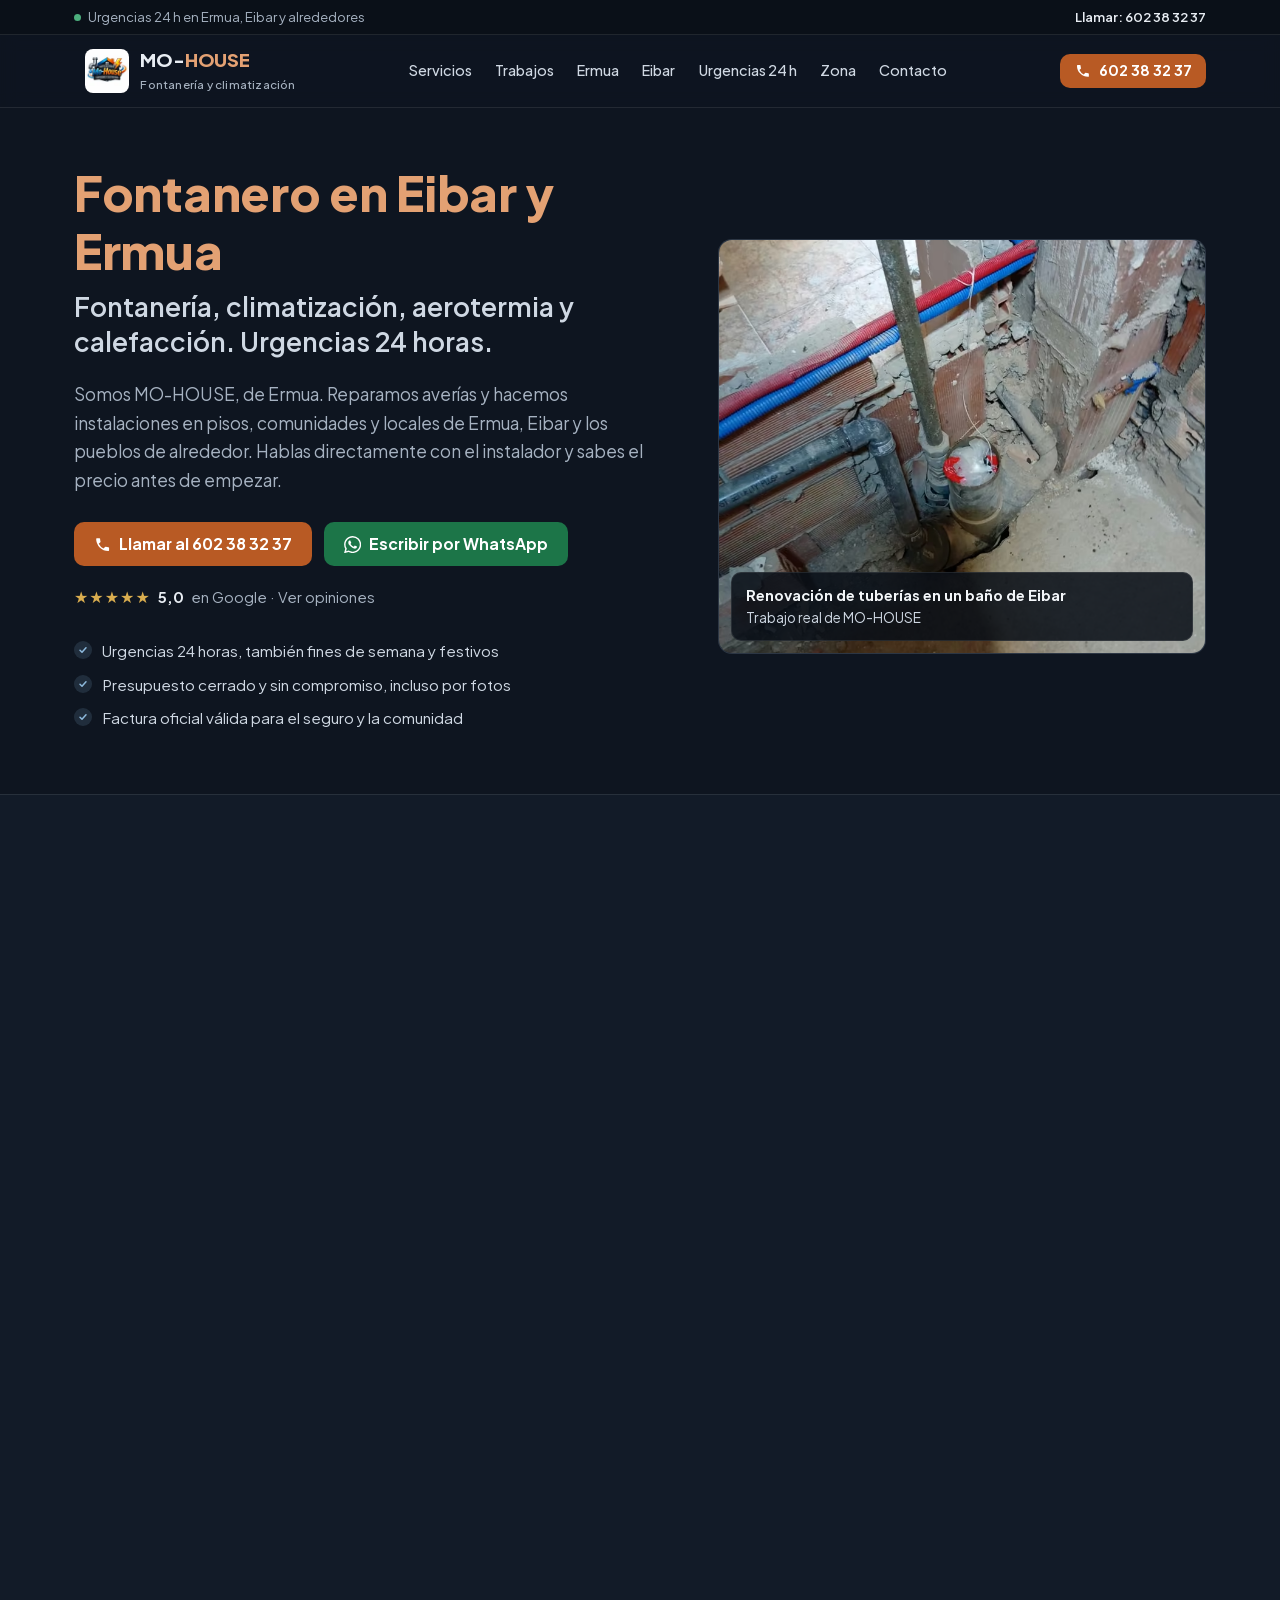
<file: index.html>
<!DOCTYPE html>
<html lang="es">
<head>
<meta charset="UTF-8">
<meta name="viewport" content="width=device-width, initial-scale=1, viewport-fit=cover">
<title>Fontanero en Eibar y Ermua 24 h · Clima y Aerotermia | MO-HOUSE</title>
<meta name="description" content="Fontanero de Ermua para Eibar, Ermua y alrededores: urgencias 24 h, fugas, desatascos, aerotermia, aire acondicionado y calefacción. ☎ 602 38 32 37">
<meta name="robots" content="index, follow, max-image-preview:large, max-snippet:-1">
<link rel="canonical" href="https://mo-house.es/">
<meta name="format-detection" content="telephone=no">
<meta name="geo.region" content="ES-BI">
<meta name="geo.placename" content="Ermua; Eibar">
<meta name="geo.position" content="43.1873;-2.5015">
<meta name="ICBM" content="43.1873, -2.5015">
<meta property="og:type" content="website">
<meta property="og:locale" content="es_ES">
<meta property="og:site_name" content="MO-HOUSE">
<meta property="og:title" content="Fontanero en Eibar y Ermua 24 h · Clima y Aerotermia | MO-HOUSE">
<meta property="og:description" content="Fontanero de Ermua para Eibar, Ermua y alrededores: urgencias 24 h, fugas, desatascos, aerotermia, aire acondicionado y calefacción. ☎ 602 38 32 37">
<meta property="og:url" content="https://mo-house.es/">
<meta property="og:image" content="https://mo-house.es/images/opt/og-mo-house-1200x630.jpg">
<meta property="og:image:width" content="1200">
<meta property="og:image:height" content="630">
<meta name="twitter:card" content="summary_large_image">
<meta name="theme-color" content="#0e1520">
<link rel="icon" href="/favicon.ico" sizes="any">
<link rel="icon" href="/images/opt/favicon-32.png" type="image/png" sizes="32x32">
<link rel="apple-touch-icon" href="/images/opt/apple-touch-icon-180.png">
<link rel="manifest" href="/site.webmanifest">
<link rel="preload" href="/fonts/plus-jakarta-sans-latin.woff2" as="font" type="font/woff2" crossorigin>
<link rel="preload" as="image" type="image/avif" imagesrcset="/images/opt/instalacion-tuberias-multicapa-bano-eibar-480.avif 480w, /images/opt/instalacion-tuberias-multicapa-bano-eibar-800.avif 800w" imagesizes="(max-width: 900px) 100vw, 520px" fetchpriority="high">
<link rel="stylesheet" href="/css/site.css">
<script type="application/ld+json">
{
 "@context": "https://schema.org",
 "@graph": [
  {
   "@type": [
    "LocalBusiness",
    "Plumber",
    "HVACBusiness"
   ],
   "@id": "https://mo-house.es/#business",
   "name": "MO-HOUSE",
   "url": "https://mo-house.es/",
   "telephone": "+34602383237",
   "email": "mohamed.akhrif2016@gmail.com",
   "image": "https://mo-house.es/images/opt/og-mo-house-1200x630.jpg",
   "logo": "https://mo-house.es/images/opt/logo-mo-house-512.png",
   "priceRange": "€€",
   "address": {
    "@type": "PostalAddress",
    "addressLocality": "Ermua",
    "postalCode": "48260",
    "addressRegion": "Bizkaia",
    "addressCountry": "ES"
   },
   "geo": {
    "@type": "GeoCoordinates",
    "latitude": 43.1873,
    "longitude": -2.5015
   },
   "openingHoursSpecification": [
    {
     "@type": "OpeningHoursSpecification",
     "dayOfWeek": [
      "Monday",
      "Tuesday",
      "Wednesday",
      "Thursday",
      "Friday",
      "Saturday",
      "Sunday"
     ],
     "opens": "00:00",
     "closes": "23:59"
    }
   ],
   "hasMap": "https://share.google/MHQ0pvipF8k27Tr6L",
   "sameAs": [
    "https://share.google/MHQ0pvipF8k27Tr6L",
    "https://www.google.com/search?kgmid=/g/11p27mvmxk"
   ],
   "alternateName": [
    "MO HOUSE",
    "MO-HOUSE Fontanería",
    "MO-HOUSE fontanero Ermua",
    "MO-HOUSE fontanero Eibar"
   ],
   "slogan": "Instalaciones, soluciones y confianza",
   "description": "MO-HOUSE es una empresa de fontanería, climatización, aerotermia y calefacción de Ermua que trabaja en Ermua, Eibar y los pueblos a menos de 25 km (Debabarrena, Durangaldea, Debagoiena, Lea-Artibai y Urola). Urgencias 24 horas todos los días, reparaciones, instalaciones completas, cambio de bajantes de fibrocemento mediante empresa autorizada y renovación de baños y cocinas.",
   "taxID": "Z0617960R",
   "currenciesAccepted": "EUR",
   "paymentAccepted": "Efectivo, tarjeta, Bizum, transferencia bancaria",
   "founder": {
    "@type": "Person",
    "name": "Mohammed Akhrif",
    "jobTitle": "Fontanero e instalador de climatización"
   },
   "areaServed": [
    {
     "@type": "City",
     "name": "Ermua",
     "sameAs": "https://es.wikipedia.org/wiki/Ermua"
    },
    {
     "@type": "City",
     "name": "Eibar",
     "sameAs": "https://es.wikipedia.org/wiki/Eibar"
    },
    {
     "@type": "City",
     "name": "Mallabia"
    },
    {
     "@type": "City",
     "name": "Soraluze"
    },
    {
     "@type": "City",
     "name": "Elgoibar"
    },
    {
     "@type": "City",
     "name": "Mendaro"
    },
    {
     "@type": "City",
     "name": "Deba"
    },
    {
     "@type": "City",
     "name": "Mutriku"
    },
    {
     "@type": "City",
     "name": "Zaldibar"
    },
    {
     "@type": "City",
     "name": "Berriz"
    },
    {
     "@type": "City",
     "name": "Durango"
    },
    {
     "@type": "City",
     "name": "Iurreta"
    },
    {
     "@type": "City",
     "name": "Abadiño"
    },
    {
     "@type": "City",
     "name": "Elorrio"
    },
    {
     "@type": "City",
     "name": "Atxondo"
    },
    {
     "@type": "City",
     "name": "Garai"
    },
    {
     "@type": "City",
     "name": "Izurtza"
    },
    {
     "@type": "City",
     "name": "Mañaria"
    },
    {
     "@type": "City",
     "name": "Amorebieta-Etxano"
    },
    {
     "@type": "City",
     "name": "Bergara"
    },
    {
     "@type": "City",
     "name": "Elgeta"
    },
    {
     "@type": "City",
     "name": "Antzuola"
    },
    {
     "@type": "City",
     "name": "Arrasate-Mondragón"
    },
    {
     "@type": "City",
     "name": "Aretxabaleta"
    },
    {
     "@type": "City",
     "name": "Eskoriatza"
    },
    {
     "@type": "City",
     "name": "Oñati"
    },
    {
     "@type": "City",
     "name": "Leintz-Gatzaga"
    },
    {
     "@type": "City",
     "name": "Markina-Xemein"
    },
    {
     "@type": "City",
     "name": "Etxebarria"
    },
    {
     "@type": "City",
     "name": "Ziortza-Bolibar"
    },
    {
     "@type": "City",
     "name": "Munitibar"
    },
    {
     "@type": "City",
     "name": "Aulesti"
    },
    {
     "@type": "City",
     "name": "Berriatua"
    },
    {
     "@type": "City",
     "name": "Ondarroa"
    },
    {
     "@type": "City",
     "name": "Mendexa"
    },
    {
     "@type": "City",
     "name": "Lekeitio"
    },
    {
     "@type": "City",
     "name": "Amoroto"
    },
    {
     "@type": "City",
     "name": "Ispaster"
    },
    {
     "@type": "City",
     "name": "Azkoitia"
    },
    {
     "@type": "City",
     "name": "Azpeitia"
    },
    {
     "@type": "City",
     "name": "Zestoa"
    },
    {
     "@type": "City",
     "name": "Aizarnazabal"
    },
    {
     "@type": "City",
     "name": "Zumaia"
    },
    {
     "@type": "City",
     "name": "Zumarraga"
    },
    {
     "@type": "City",
     "name": "Urretxu"
    },
    {
     "@type": "City",
     "name": "Legazpi"
    },
    {
     "@type": "City",
     "name": "Aramaio"
    },
    {
     "@type": "AdministrativeArea",
     "name": "Debabarrena"
    },
    {
     "@type": "AdministrativeArea",
     "name": "Durangaldea"
    },
    {
     "@type": "AdministrativeArea",
     "name": "Debagoiena"
    },
    {
     "@type": "AdministrativeArea",
     "name": "Lea-Artibai"
    },
    {
     "@type": "AdministrativeArea",
     "name": "Bizkaia"
    },
    {
     "@type": "AdministrativeArea",
     "name": "Gipuzkoa"
    }
   ],
   "serviceArea": {
    "@type": "GeoCircle",
    "geoMidpoint": {
     "@type": "GeoCoordinates",
     "latitude": 43.1873,
     "longitude": -2.5015
    },
    "geoRadius": "25000"
   },
   "contactPoint": [
    {
     "@type": "ContactPoint",
     "telephone": "+34602383237",
     "contactType": "customer service",
     "areaServed": [
      "Ermua",
      "Eibar",
      "Bizkaia",
      "Gipuzkoa"
     ],
     "availableLanguage": [
      "es"
     ],
     "hoursAvailable": {
      "@type": "OpeningHoursSpecification",
      "dayOfWeek": [
       "Monday",
       "Tuesday",
       "Wednesday",
       "Thursday",
       "Friday",
       "Saturday",
       "Sunday"
      ],
      "opens": "00:00",
      "closes": "23:59"
     }
    }
   ],
   "knowsAbout": [
    "Fontanería",
    "Urgencias de fontanería",
    "Detección de fugas",
    "Desatascos",
    "Aerotermia",
    "Aire acondicionado",
    "Calefacción",
    "Radiadores",
    "Bajantes de fibrocemento",
    "Saneamiento",
    "Reforma de baños"
   ],
   "makesOffer": [
    {
     "@type": "Offer",
     "itemOffered": {
      "@id": "https://mo-house.es/urgencias-24h/#servicio"
     }
    },
    {
     "@type": "Offer",
     "itemOffered": {
      "@id": "https://mo-house.es/aerotermia-climatizacion/#servicio"
     }
    },
    {
     "@type": "Offer",
     "itemOffered": {
      "@id": "https://mo-house.es/bajantes-fibrocemento/#servicio"
     }
    },
    {
     "@type": "Offer",
     "itemOffered": {
      "@id": "https://mo-house.es/reparaciones-obras-ermua/#servicio"
     }
    }
   ]
  },
  {
   "@type": "WebSite",
   "@id": "https://mo-house.es/#website",
   "url": "https://mo-house.es/",
   "name": "MO-HOUSE",
   "inLanguage": "es-ES",
   "publisher": {
    "@id": "https://mo-house.es/#business"
   },
   "creator": {
    "@type": "Organization",
    "@id": "https://estudios.presupuesta.net/#agency",
    "name": "Presupuesta Estudios",
    "url": "https://estudios.presupuesta.net/"
   }
  },
  {
   "@type": "WebPage",
   "@id": "https://mo-house.es/#webpage",
   "url": "https://mo-house.es/",
   "name": "Fontanero en Eibar y Ermua 24 h · Clima y Aerotermia | MO-HOUSE",
   "description": "Fontanero de Ermua para Eibar, Ermua y alrededores: urgencias 24 h, fugas, desatascos, aerotermia, aire acondicionado y calefacción. ☎ 602 38 32 37",
   "inLanguage": "es-ES",
   "isPartOf": {
    "@id": "https://mo-house.es/#website"
   },
   "about": {
    "@id": "https://mo-house.es/#business"
   },
   "primaryImageOfPage": "https://mo-house.es/images/opt/instalacion-tuberias-multicapa-bano-eibar-1200.webp",
   "dateModified": "2026-11-16"
  },
  {
   "@type": "FAQPage",
   "@id": "https://mo-house.es/#preguntas",
   "mainEntity": [
    {
     "@type": "Question",
     "name": "¿Qué trabajos hacéis?",
     "acceptedAnswer": {
      "@type": "Answer",
      "text": "Fontanería (averías, fugas, desatascos, tuberías, grifería, sanitarios y contadores), aerotermia, aire acondicionado y calefacción. También cambiamos bajantes comunitarias, incluidas las de fibrocemento a través de una empresa autorizada, y renovamos baños y cocinas."
     }
    },
    {
     "@type": "Question",
     "name": "¿Sois de la zona?",
     "acceptedAnswer": {
      "@type": "Answer",
      "text": "Sí. MO-HOUSE es de Ermua y casi todo nuestro trabajo está entre Ermua y Eibar. Por eso en estos dos pueblos llegamos en 20 a 30 minutos cuando hay una urgencia."
     }
    },
    {
     "@type": "Question",
     "name": "¿En qué pueblos trabajáis?",
     "acceptedAnswer": {
      "@type": "Answer",
      "text": "En Ermua, Eibar y los pueblos a menos de 25 km: Mallabia, Soraluze, Elgoibar, Deba, Mutriku, Zaldibar, Berriz, Durango, Elorrio, Amorebieta, Bergara, Arrasate, Oñati, Markina, Ondarroa, Lekeitio, Azkoitia, Azpeitia y Zumaia, entre otros. Tienes la lista completa en zona de servicio."
     }
    },
    {
     "@type": "Question",
     "name": "¿Atendéis urgencias de noche y en fin de semana?",
     "acceptedAnswer": {
      "@type": "Answer",
      "text": "Sí, las 24 horas y todos los días del año, en el 602 38 32 37. Fugas, roturas de tubería, atascos, filtraciones al vecino o calefacción sin funcionar."
     }
    },
    {
     "@type": "Question",
     "name": "¿Cuánto cuesta y cómo hacéis el presupuesto?",
     "acceptedAnswer": {
      "@type": "Answer",
      "text": "Te damos un precio cerrado antes de empezar. Para muchas averías basta con que nos mandes fotos o un vídeo por WhatsApp; si hace falta, pasamos a verlo sin compromiso."
     }
    },
    {
     "@type": "Question",
     "name": "¿Dais factura para el seguro o la comunidad?",
     "acceptedAnswer": {
      "@type": "Answer",
      "text": "Sí, siempre factura oficial con NIF Z0617960R e IVA desglosado. Sirve para el seguro del hogar, comunidades de vecinos y administradores de fincas."
     }
    },
    {
     "@type": "Question",
     "name": "¿Cómo cambiáis una bajante de fibrocemento (uralita)?",
     "acceptedAnswer": {
      "@type": "Answer",
      "text": "La retirada del fibrocemento la hace una empresa autorizada inscrita en el RERA, con su plan de trabajo aprobado. Nosotros coordinamos la obra e instalamos la bajante nueva de PVC insonorizado. Más información sobre bajantes."
     }
    },
    {
     "@type": "Question",
     "name": "¿Instaláis aerotermia en pisos?",
     "acceptedAnswer": {
      "@type": "Answer",
      "text": "Sí, en pisos y casas. Antes miramos si tus radiadores y el espacio para la unidad exterior permiten aerotermia o si te conviene otra solución. Aerotermia y climatización."
     }
    }
   ]
  }
 ]
}
</script>
</head>
<body>
<div class="topbar"><div class="container">
<span><span class="dot"></span>Urgencias 24 h en Ermua, Eibar y alrededores</span>
<a href="tel:+34602383237" data-conversion="call-topbar">Llamar: 602 38 32 37</a>
</div></div>
<header class="header">
<div class="container">
<a href="/" class="brand" aria-label="MO-HOUSE, inicio">
<picture><source type="image/webp" srcset="/images/opt/logo-mo-house-96.webp"><img src="/images/opt/logo-mo-house-96.png" alt="" width="44" height="44"></picture>
<span><span class="brand-name">MO-<span>HOUSE</span></span><span class="brand-sub">Fontanería y climatización</span></span>
</a>
<nav class="nav" aria-label="Principal"><a href="/#servicios">Servicios</a><a href="/#trabajos">Trabajos</a><a href="/fontanero-ermua/">Ermua</a><a href="/fontanero-eibar/">Eibar</a><a href="/urgencias-24h/">Urgencias 24 h</a><a href="/zona-de-servicio/">Zona</a><a href="/#contacto">Contacto</a></nav>
<div class="header-actions">
<a href="tel:+34602383237" class="btn btn-primary btn-sm" data-conversion="call-header"><svg class="icon" viewBox="0 0 24 24" aria-hidden="true"><path d="M6.6 10.8a15.1 15.1 0 0 0 6.6 6.6l2.2-2.2a1 1 0 0 1 1-.25 11.4 11.4 0 0 0 3.6.57 1 1 0 0 1 1 1V20a1 1 0 0 1-1 1A17 17 0 0 1 3 4a1 1 0 0 1 1-1h3.5a1 1 0 0 1 1 1c0 1.25.2 2.45.57 3.57a1 1 0 0 1-.25 1z"/></svg><span class="btn-call-text">602 38 32 37</span></a>
<button class="menu-btn" id="menuBtn" aria-label="Abrir menú" aria-expanded="false" aria-controls="drawer"><span></span></button>
</div>
</div>
<nav class="drawer" id="drawer" aria-label="Menú móvil"><a href="/#servicios">Servicios</a><a href="/#trabajos">Trabajos</a><a href="/fontanero-ermua/">Ermua</a><a href="/fontanero-eibar/">Eibar</a><a href="/urgencias-24h/">Urgencias 24 h</a><a href="/zona-de-servicio/">Zona</a><a href="/#contacto">Contacto</a>
<a href="https://wa.me/34602383237?text=Hola%20MO-HOUSE%2C%20te%20escribo%20desde%20la%20web." class="btn btn-wa" target="_blank" rel="noopener" data-conversion="wa-drawer"><svg class="icon" viewBox="0 0 24 24" aria-hidden="true"><path d="M.06 24l1.69-6.16a11.87 11.87 0 0 1-1.59-5.95C.16 5.34 5.5 0 12.05 0a11.82 11.82 0 0 1 8.41 3.49 11.82 11.82 0 0 1 3.48 8.41c0 6.56-5.34 11.89-11.89 11.89a11.9 11.9 0 0 1-5.69-1.45zm6.6-3.81c1.67 1 3.28 1.59 5.39 1.59 5.45 0 9.89-4.43 9.89-9.88 0-5.46-4.42-9.89-9.88-9.89-5.45 0-9.89 4.43-9.89 9.88 0 2.23.65 3.89 1.75 5.64l-1 3.64zm11.38-5.46c-.07-.12-.27-.2-.57-.35-.3-.15-1.76-.87-2.03-.97-.27-.1-.47-.15-.67.15-.2.3-.77.97-.94 1.17-.17.2-.35.22-.64.07-.3-.15-1.26-.46-2.39-1.47-.88-.79-1.48-1.76-1.65-2.06-.17-.3-.02-.46.13-.61.13-.13.3-.35.45-.52.15-.17.2-.3.3-.5.1-.2.05-.37-.03-.52-.07-.15-.67-1.61-.92-2.21-.24-.58-.49-.5-.67-.51h-.57c-.2 0-.52.07-.79.37-.27.3-1.04 1.02-1.04 2.48s1.07 2.88 1.21 3.07c.15.2 2.1 3.2 5.08 4.49.71.31 1.26.49 1.69.63.71.23 1.36.19 1.87.12.57-.09 1.76-.72 2.01-1.41.25-.7.25-1.29.17-1.41z"/></svg><span>Escribir por WhatsApp</span></a>
</nav>
</header>
<main>
<section class="hero">
<div class="container hero-grid">
<div>
<h1><span class="hl">Fontanero en Eibar y Ermua</span><span class="sub">Fontanería, climatización, aerotermia y calefacción. Urgencias 24 horas.</span></h1>
<p class="lead">Somos MO-HOUSE, de Ermua. Reparamos averías y hacemos instalaciones en pisos, comunidades y locales de Ermua, Eibar y los pueblos de alrededor. Hablas directamente con el instalador y sabes el precio antes de empezar.</p>
<div class="cta-row"><a href="tel:+34602383237" class="btn btn-primary" data-conversion="call-hero"><svg class="icon" viewBox="0 0 24 24" aria-hidden="true"><path d="M6.6 10.8a15.1 15.1 0 0 0 6.6 6.6l2.2-2.2a1 1 0 0 1 1-.25 11.4 11.4 0 0 0 3.6.57 1 1 0 0 1 1 1V20a1 1 0 0 1-1 1A17 17 0 0 1 3 4a1 1 0 0 1 1-1h3.5a1 1 0 0 1 1 1c0 1.25.2 2.45.57 3.57a1 1 0 0 1-.25 1z"/></svg><span>Llamar al 602 38 32 37</span></a><a href="https://wa.me/34602383237?text=Hola%20MO-HOUSE%2C%20necesito%20presupuesto%20o%20ayuda%20con%20una%20aver%C3%ADa." class="btn btn-wa" target="_blank" rel="noopener" data-conversion="wa-hero"><svg class="icon" viewBox="0 0 24 24" aria-hidden="true"><path d="M.06 24l1.69-6.16a11.87 11.87 0 0 1-1.59-5.95C.16 5.34 5.5 0 12.05 0a11.82 11.82 0 0 1 8.41 3.49 11.82 11.82 0 0 1 3.48 8.41c0 6.56-5.34 11.89-11.89 11.89a11.9 11.9 0 0 1-5.69-1.45zm6.6-3.81c1.67 1 3.28 1.59 5.39 1.59 5.45 0 9.89-4.43 9.89-9.88 0-5.46-4.42-9.89-9.88-9.89-5.45 0-9.89 4.43-9.89 9.88 0 2.23.65 3.89 1.75 5.64l-1 3.64zm11.38-5.46c-.07-.12-.27-.2-.57-.35-.3-.15-1.76-.87-2.03-.97-.27-.1-.47-.15-.67.15-.2.3-.77.97-.94 1.17-.17.2-.35.22-.64.07-.3-.15-1.26-.46-2.39-1.47-.88-.79-1.48-1.76-1.65-2.06-.17-.3-.02-.46.13-.61.13-.13.3-.35.45-.52.15-.17.2-.3.3-.5.1-.2.05-.37-.03-.52-.07-.15-.67-1.61-.92-2.21-.24-.58-.49-.5-.67-.51h-.57c-.2 0-.52.07-.79.37-.27.3-1.04 1.02-1.04 2.48s1.07 2.88 1.21 3.07c.15.2 2.1 3.2 5.08 4.49.71.31 1.26.49 1.69.63.71.23 1.36.19 1.87.12.57-.09 1.76-.72 2.01-1.41.25-.7.25-1.29.17-1.41z"/></svg><span>Escribir por WhatsApp</span></a></div>
<a class="rating" href="https://share.google/MHQ0pvipF8k27Tr6L" target="_blank" rel="noopener" data-conversion="maps-hero"><span class="stars" aria-hidden="true">★★★★★</span><strong>5,0</strong><span>en Google · Ver opiniones</span></a>
<ul class="checks">
<li>Urgencias 24 horas, también fines de semana y festivos</li>
<li>Presupuesto cerrado y sin compromiso, incluso por fotos</li>
<li>Factura oficial válida para el seguro y la comunidad</li>
</ul>
</div>
<figure class="hero-photo"><picture><source type="image/avif" srcset="/images/opt/instalacion-tuberias-multicapa-bano-eibar-480.avif 480w, /images/opt/instalacion-tuberias-multicapa-bano-eibar-800.avif 800w" sizes="(max-width: 900px) 100vw, 520px"><source type="image/webp" srcset="/images/opt/instalacion-tuberias-multicapa-bano-eibar-480.webp 480w, /images/opt/instalacion-tuberias-multicapa-bano-eibar-800.webp 800w" sizes="(max-width: 900px) 100vw, 520px"><img src="/images/opt/instalacion-tuberias-multicapa-bano-eibar-800.jpg" alt="Tuberías multicapa nuevas en el baño de un piso de Eibar" width="800" height="1063" fetchpriority="high" decoding="async"></picture>
<figcaption><strong>Renovación de tuberías en un baño de Eibar</strong>Trabajo real de MO-HOUSE</figcaption></figure>
</div>
</section>

<section class="section alt below" id="servicios">
<div class="container">
<div class="section-head"><span class="eyebrow">Servicios</span><h2>Qué hacemos en Ermua, Eibar y alrededores</h2>
<p>Lo principal es la fontanería y la climatización. Además cambiamos bajantes en comunidades y renovamos baños y cocinas.</p></div>
<div class="grid-2"><article class="card"><picture><source type="image/avif" srcset="/images/opt/reparacion-tuberia-plomo-cobre-eibar-480.avif 480w, /images/opt/reparacion-tuberia-plomo-cobre-eibar-800.avif 800w" sizes="(max-width: 680px) 100vw, 560px"><source type="image/webp" srcset="/images/opt/reparacion-tuberia-plomo-cobre-eibar-480.webp 480w, /images/opt/reparacion-tuberia-plomo-cobre-eibar-800.webp 800w" sizes="(max-width: 680px) 100vw, 560px"><img src="/images/opt/reparacion-tuberia-plomo-cobre-eibar-800.jpg" alt="Cambio de tubería de plomo por multicapa en Ermua" width="800" height="1067" loading="lazy" decoding="async" style="object-position: 50% 40%;"></picture>
<div class="card-body"><h3>Fontanería y urgencias</h3><p>Averías, fugas y renovación de instalaciones en pisos, locales y comunidades.</p><ul><li>Fugas y roturas de tubería</li><li>Desatascos de fregadero, baño y bajante</li><li>Cambio de tuberías de plomo y cobre</li><li>Grifería, sanitarios, contadores y llaves de paso</li></ul>
<a class="card-link" href="/urgencias-24h/">Urgencias 24 h →</a></div></article><article class="card"><picture><source type="image/avif" srcset="/images/opt/tomas-lavadora-climatizacion-terraza-eibar-480.avif 480w, /images/opt/tomas-lavadora-climatizacion-terraza-eibar-800.avif 800w" sizes="(max-width: 680px) 100vw, 560px"><source type="image/webp" srcset="/images/opt/tomas-lavadora-climatizacion-terraza-eibar-480.webp 480w, /images/opt/tomas-lavadora-climatizacion-terraza-eibar-800.webp 800w" sizes="(max-width: 680px) 100vw, 560px"><img src="/images/opt/tomas-lavadora-climatizacion-terraza-eibar-800.jpg" alt="Unidad exterior de bomba de calor en una terraza de Ermua" width="800" height="1067" loading="lazy" decoding="async" style="object-position: 50% 12%;"></picture>
<div class="card-body"><h3>Aerotermia, clima y calefacción</h3><p>Instalamos y renovamos equipos de frío y calor pensando en lo que vas a gastar después.</p><ul><li>Aerotermia para calefacción y agua caliente</li><li>Aire acondicionado split, multisplit y conductos</li><li>Calefacción y radiadores</li><li>Mejora de instalaciones existentes</li></ul>
<a class="card-link" href="/aerotermia-climatizacion/">Ver aerotermia y clima →</a></div></article><article class="card"><picture><source type="image/avif" srcset="/images/opt/reparacion-bajante-comunitaria-pvc-eibar-480.avif 480w, /images/opt/reparacion-bajante-comunitaria-pvc-eibar-800.avif 800w" sizes="(max-width: 680px) 100vw, 560px"><source type="image/webp" srcset="/images/opt/reparacion-bajante-comunitaria-pvc-eibar-480.webp 480w, /images/opt/reparacion-bajante-comunitaria-pvc-eibar-800.webp 800w" sizes="(max-width: 680px) 100vw, 560px"><img src="/images/opt/reparacion-bajante-comunitaria-pvc-eibar-800.jpg" alt="Bajante comunitaria nueva de PVC en Eibar" width="800" height="1067" loading="lazy" decoding="async" style="object-position: 50% 45%;"></picture>
<div class="card-body"><h3>Bajantes y saneamiento</h3><p>Cambio de bajantes en comunidades, con la retirada del fibrocemento a cargo de una empresa autorizada.</p><ul><li>Bajantes de fecales y pluviales</li><li>Colectores y arquetas</li><li>Fibrocemento (uralita) con empresa RERA</li><li>PVC insonorizado y documentación para la ITE</li></ul>
<a class="card-link" href="/bajantes-fibrocemento/">Ver bajantes →</a></div></article><article class="card"><picture><source type="image/avif" srcset="/images/opt/reforma-bano-ducha-calacatta-eibar-480.avif 480w, /images/opt/reforma-bano-ducha-calacatta-eibar-800.avif 800w" sizes="(max-width: 680px) 100vw, 560px"><source type="image/webp" srcset="/images/opt/reforma-bano-ducha-calacatta-eibar-480.webp 480w, /images/opt/reforma-bano-ducha-calacatta-eibar-800.webp 800w" sizes="(max-width: 680px) 100vw, 560px"><img src="/images/opt/reforma-bano-ducha-calacatta-eibar-800.jpg" alt="Baño reformado con ducha de obra en Eibar" width="800" height="1067" loading="lazy" decoding="async" style="object-position: 50% 60%;"></picture>
<div class="card-body"><h3>Baños y cocinas</h3><p>Cuando la reforma toca agua y desagües, nos encargamos de la instalación y coordinamos al resto de gremios.</p><ul><li>Cambio de bañera por plato de ducha</li><li>Nueva distribución de agua y desagües</li><li>Coordinación de albañil, electricista y alicatado</li><li>Cocinas: fregadero, lavavajillas y tomas</li></ul>
<a class="card-link" href="/reparaciones-obras-ermua/">Ver reparaciones y obras →</a></div></article></div>
</div>
</section>

<section class="section below" id="trabajos">
<div class="container">
<div class="section-head"><span class="eyebrow">Trabajos recientes</span><h2>Algunos trabajos en Ermua y Eibar</h2>
<p>Qué problema había y cómo lo resolvimos.</p></div>
<div class="grid-2"><article class="card case"><picture><source type="image/avif" srcset="/images/opt/reparacion-bajante-comunitaria-pvc-eibar-480.avif 480w, /images/opt/reparacion-bajante-comunitaria-pvc-eibar-800.avif 800w" sizes="(max-width: 1000px) 100vw, 220px"><source type="image/webp" srcset="/images/opt/reparacion-bajante-comunitaria-pvc-eibar-480.webp 480w, /images/opt/reparacion-bajante-comunitaria-pvc-eibar-800.webp 800w" sizes="(max-width: 1000px) 100vw, 220px"><img src="/images/opt/reparacion-bajante-comunitaria-pvc-eibar-800.jpg" alt="Bajante comunitaria sustituida por PVC en Eibar" width="800" height="1067" loading="lazy" decoding="async"></picture>
<div class="card-body"><span class="tag">Comunidad de vecinos · Eibar</span><h3>Cambio de bajante comunitaria</h3><p>La bajante de fibrocemento tenía fisuras y filtraba a los pisos de abajo. La retirada la hizo una empresa autorizada y montamos una columna nueva de PVC serie B insonorizado.</p>
<dl><dt>Retirada:</dt> <dd>empresa autorizada RERA</dd><dt>Tubería nueva:</dt> <dd>PVC serie B insonorizado</dd><dt>Documentación:</dt> <dd>factura y certificado para la ITE y el seguro</dd></dl></div></article><article class="card case"><picture><source type="image/avif" srcset="/images/opt/reforma-bano-ducha-griferia-negra-eibar-480.avif 480w, /images/opt/reforma-bano-ducha-griferia-negra-eibar-800.avif 800w" sizes="(max-width: 1000px) 100vw, 220px"><source type="image/webp" srcset="/images/opt/reforma-bano-ducha-griferia-negra-eibar-480.webp 480w, /images/opt/reforma-bano-ducha-griferia-negra-eibar-800.webp 800w" sizes="(max-width: 1000px) 100vw, 220px"><img src="/images/opt/reforma-bano-ducha-griferia-negra-eibar-800.jpg" alt="Plato de ducha y grifería negra en un baño de Ermua" width="800" height="1063" loading="lazy" decoding="async"></picture>
<div class="card-body"><span class="tag">Vivienda · Ermua</span><h3>Bañera cambiada por plato de ducha</h3><p>Quitamos la bañera, adaptamos las tomas con multicapa, impermeabilizamos y montamos plato de resina con mampara.</p>
<dl><dt>Grifería:</dt> <dd>termostática empotrada</dd><dt>Plazo:</dt> <dd>48 horas</dd><dt>Resultado:</dt> <dd>ducha a ras de suelo, más segura</dd></dl></div></article><article class="card case"><picture><source type="image/avif" srcset="/images/opt/limpieza-colector-comunitario-garaje-eibar-480.avif 480w, /images/opt/limpieza-colector-comunitario-garaje-eibar-800.avif 800w" sizes="(max-width: 1000px) 100vw, 220px"><source type="image/webp" srcset="/images/opt/limpieza-colector-comunitario-garaje-eibar-480.webp 480w, /images/opt/limpieza-colector-comunitario-garaje-eibar-800.webp 800w" sizes="(max-width: 1000px) 100vw, 220px"><img src="/images/opt/limpieza-colector-comunitario-garaje-eibar-800.jpg" alt="Colector de saneamiento en el garaje de una comunidad de Ermua" width="800" height="1423" loading="lazy" decoding="async"></picture>
<div class="card-body"><span class="tag">Garaje comunitario · Ermua</span><h3>Atasco en el colector general</h3><p>Tapón de grasa y sedimentos en el colector colgado del garaje. Lo limpiamos con máquina de espiral sin romper la tubería.</p>
<dl><dt>Técnica:</dt> <dd>máquina rotativa con cabezal cortador</dd><dt>Tiempo:</dt> <dd>2 horas, aviso urgente</dd><dt>Resultado:</dt> <dd>evacuación normal sin obra</dd></dl></div></article><article class="card case"><picture><source type="image/avif" srcset="/images/opt/sustitucion-contador-agua-digital-eibar-480.avif 480w, /images/opt/sustitucion-contador-agua-digital-eibar-800.avif 800w" sizes="(max-width: 1000px) 100vw, 220px"><source type="image/webp" srcset="/images/opt/sustitucion-contador-agua-digital-eibar-480.webp 480w, /images/opt/sustitucion-contador-agua-digital-eibar-800.webp 800w" sizes="(max-width: 1000px) 100vw, 220px"><img src="/images/opt/sustitucion-contador-agua-digital-eibar-800.jpg" alt="Contador de agua nuevo y llave de corte en Eibar" width="800" height="1067" loading="lazy" decoding="async"></picture>
<div class="card-body"><span class="tag">Vivienda · Eibar</span><h3>Fuga en el contador y la llave de paso</h3><p>Los racores de cobre estaban sulfatados dentro de la hornacina del contador. Cambiamos racores, llave de corte y dejamos el contador nuevo.</p>
<dl><dt>Material:</dt> <dd>latón y racores estancos</dd><dt>Tiempo:</dt> <dd>1 hora</dd><dt>Resultado:</dt> <dd>sin fugas y con corte de agua fiable</dd></dl></div></article></div>
<div class="section-head" style="margin-top:4rem"><h2>Galería de trabajos</h2><p>Fotos de obras reales. Pulsa una para verla en grande.</p></div>
<div class="filters" role="group" aria-label="Filtrar trabajos"><button type="button" data-filter="all" aria-pressed="true">Todos</button><button type="button" data-filter="fontaneria" aria-pressed="false">Fontanería</button><button type="button" data-filter="clima" aria-pressed="false">Clima y calefacción</button><button type="button" data-filter="bajantes" aria-pressed="false">Bajantes</button><button type="button" data-filter="desatascos" aria-pressed="false">Desatascos</button><button type="button" data-filter="banos" aria-pressed="false">Baños</button></div><div class="gallery"><button type="button" class="gallery-item" data-category="banos" data-full="/images/opt/reforma-bano-ducha-calacatta-eibar-1200.webp" data-title="Baño con porcelánico tipo Calacatta" data-place="Eibar" data-desc="Revestimiento porcelánico efecto mármol, grifería empotrada dorada y plato extraplano."><picture><source type="image/avif" srcset="/images/opt/reforma-bano-ducha-calacatta-eibar-480.avif 480w, /images/opt/reforma-bano-ducha-calacatta-eibar-800.avif 800w" sizes="(max-width: 680px) 50vw, 280px"><source type="image/webp" srcset="/images/opt/reforma-bano-ducha-calacatta-eibar-480.webp 480w, /images/opt/reforma-bano-ducha-calacatta-eibar-800.webp 800w" sizes="(max-width: 680px) 50vw, 280px"><img src="/images/opt/reforma-bano-ducha-calacatta-eibar-800.jpg" alt="Baño con porcelánico tipo Calacatta en Eibar, trabajo de MO-HOUSE" width="800" height="1067" loading="lazy" decoding="async"></picture><span>Baño con porcelánico tipo Calacatta<small>Eibar</small></span></button><button type="button" class="gallery-item" data-category="banos" data-full="/images/opt/reforma-bano-lavabo-piedra-dorado-eibar-1200.webp" data-title="Columna de ducha termostática" data-place="Ermua" data-desc="Rociador de techo y teleducha sobre porcelánico efecto mármol."><picture><source type="image/avif" srcset="/images/opt/reforma-bano-lavabo-piedra-dorado-eibar-480.avif 480w, /images/opt/reforma-bano-lavabo-piedra-dorado-eibar-800.avif 800w" sizes="(max-width: 680px) 50vw, 280px"><source type="image/webp" srcset="/images/opt/reforma-bano-lavabo-piedra-dorado-eibar-480.webp 480w, /images/opt/reforma-bano-lavabo-piedra-dorado-eibar-800.webp 800w" sizes="(max-width: 680px) 50vw, 280px"><img src="/images/opt/reforma-bano-lavabo-piedra-dorado-eibar-800.jpg" alt="Columna de ducha termostática en Ermua, trabajo de MO-HOUSE" width="800" height="1067" loading="lazy" decoding="async"></picture><span>Columna de ducha termostática<small>Ermua</small></span></button><button type="button" class="gallery-item" data-category="banos" data-full="/images/opt/reforma-bano-mampara-negra-eibar-1200.webp" data-title="Lavabo doble y espejo con luz" data-place="Elgoibar" data-desc="Mueble suspendido con lavabo doble, grifería monomando, espejo LED e inodoro nuevo."><picture><source type="image/avif" srcset="/images/opt/reforma-bano-mampara-negra-eibar-480.avif 480w, /images/opt/reforma-bano-mampara-negra-eibar-800.avif 800w" sizes="(max-width: 680px) 50vw, 280px"><source type="image/webp" srcset="/images/opt/reforma-bano-mampara-negra-eibar-480.webp 480w, /images/opt/reforma-bano-mampara-negra-eibar-800.webp 800w" sizes="(max-width: 680px) 50vw, 280px"><img src="/images/opt/reforma-bano-mampara-negra-eibar-800.jpg" alt="Lavabo doble y espejo con luz en Elgoibar, trabajo de MO-HOUSE" width="800" height="1067" loading="lazy" decoding="async"></picture><span>Lavabo doble y espejo con luz<small>Elgoibar</small></span></button><button type="button" class="gallery-item" data-category="banos" data-full="/images/opt/montaje-plato-ducha-resina-blanco-eibar-1200.webp" data-title="Plato de ducha de resina" data-place="Ermua" data-desc="Plato de resina antideslizante clase 3 con válvula sifónica de gran caudal."><picture><source type="image/avif" srcset="/images/opt/montaje-plato-ducha-resina-blanco-eibar-480.avif 480w, /images/opt/montaje-plato-ducha-resina-blanco-eibar-800.avif 800w" sizes="(max-width: 680px) 50vw, 280px"><source type="image/webp" srcset="/images/opt/montaje-plato-ducha-resina-blanco-eibar-480.webp 480w, /images/opt/montaje-plato-ducha-resina-blanco-eibar-800.webp 800w" sizes="(max-width: 680px) 50vw, 280px"><img src="/images/opt/montaje-plato-ducha-resina-blanco-eibar-800.jpg" alt="Plato de ducha de resina en Ermua, trabajo de MO-HOUSE" width="800" height="602" loading="lazy" decoding="async"></picture><span>Plato de ducha de resina<small>Ermua</small></span></button><button type="button" class="gallery-item" data-category="banos" data-full="/images/opt/nivelacion-solera-valvula-sifonica-ducha-eibar-1200.webp" data-title="Solera y desagüe de ducha" data-place="Ermua" data-desc="Base nivelada con mortero y válvula de desagüe conectada antes de montar el plato."><picture><source type="image/avif" srcset="/images/opt/nivelacion-solera-valvula-sifonica-ducha-eibar-480.avif 480w, /images/opt/nivelacion-solera-valvula-sifonica-ducha-eibar-800.avif 800w" sizes="(max-width: 680px) 50vw, 280px"><source type="image/webp" srcset="/images/opt/nivelacion-solera-valvula-sifonica-ducha-eibar-480.webp 480w, /images/opt/nivelacion-solera-valvula-sifonica-ducha-eibar-800.webp 800w" sizes="(max-width: 680px) 50vw, 280px"><img src="/images/opt/nivelacion-solera-valvula-sifonica-ducha-eibar-800.jpg" alt="Solera y desagüe de ducha en Ermua, trabajo de MO-HOUSE" width="800" height="602" loading="lazy" decoding="async"></picture><span>Solera y desagüe de ducha<small>Ermua</small></span></button><button type="button" class="gallery-item" data-category="banos" data-full="/images/opt/retirada-banera-herramientas-albanileria-eibar-1200.webp" data-title="Retirada de bañera" data-place="Durango" data-desc="Picado del murete y retirada de la bañera antigua para poner ducha."><picture><source type="image/avif" srcset="/images/opt/retirada-banera-herramientas-albanileria-eibar-480.avif 480w, /images/opt/retirada-banera-herramientas-albanileria-eibar-800.avif 800w" sizes="(max-width: 680px) 50vw, 280px"><source type="image/webp" srcset="/images/opt/retirada-banera-herramientas-albanileria-eibar-480.webp 480w, /images/opt/retirada-banera-herramientas-albanileria-eibar-800.webp 800w" sizes="(max-width: 680px) 50vw, 280px"><img src="/images/opt/retirada-banera-herramientas-albanileria-eibar-800.jpg" alt="Retirada de bañera en Durango, trabajo de MO-HOUSE" width="800" height="602" loading="lazy" decoding="async"></picture><span>Retirada de bañera<small>Durango</small></span></button><button type="button" class="gallery-item" data-category="bajantes" data-full="/images/opt/reparacion-bajante-comunitaria-pvc-eibar-1200.webp" data-title="Bajante comunitaria de PVC" data-place="Eibar" data-desc="Columna nueva de PVC serie B insonorizado tras la retirada autorizada de la antigua."><picture><source type="image/avif" srcset="/images/opt/reparacion-bajante-comunitaria-pvc-eibar-480.avif 480w, /images/opt/reparacion-bajante-comunitaria-pvc-eibar-800.avif 800w" sizes="(max-width: 680px) 50vw, 280px"><source type="image/webp" srcset="/images/opt/reparacion-bajante-comunitaria-pvc-eibar-480.webp 480w, /images/opt/reparacion-bajante-comunitaria-pvc-eibar-800.webp 800w" sizes="(max-width: 680px) 50vw, 280px"><img src="/images/opt/reparacion-bajante-comunitaria-pvc-eibar-800.jpg" alt="Bajante comunitaria de PVC en Eibar, trabajo de MO-HOUSE" width="800" height="1067" loading="lazy" decoding="async"></picture><span>Bajante comunitaria de PVC<small>Eibar</small></span></button><button type="button" class="gallery-item" data-category="fontaneria" data-full="/images/opt/sustitucion-contador-agua-digital-eibar-1200.webp" data-title="Contador de agua" data-place="Eibar" data-desc="Contador nuevo y racores de latón en lugar de los oxidados."><picture><source type="image/avif" srcset="/images/opt/sustitucion-contador-agua-digital-eibar-480.avif 480w, /images/opt/sustitucion-contador-agua-digital-eibar-800.avif 800w" sizes="(max-width: 680px) 50vw, 280px"><source type="image/webp" srcset="/images/opt/sustitucion-contador-agua-digital-eibar-480.webp 480w, /images/opt/sustitucion-contador-agua-digital-eibar-800.webp 800w" sizes="(max-width: 680px) 50vw, 280px"><img src="/images/opt/sustitucion-contador-agua-digital-eibar-800.jpg" alt="Contador de agua en Eibar, trabajo de MO-HOUSE" width="800" height="1067" loading="lazy" decoding="async"></picture><span>Contador de agua<small>Eibar</small></span></button><button type="button" class="gallery-item" data-category="fontaneria" data-full="/images/opt/contador-agua-nuevo-llave-mariposa-eibar-1200.webp" data-title="Llave de paso general" data-place="Ermua" data-desc="Llave de corte nueva y uniones estancas en la batería de contadores."><picture><source type="image/avif" srcset="/images/opt/contador-agua-nuevo-llave-mariposa-eibar-480.avif 480w, /images/opt/contador-agua-nuevo-llave-mariposa-eibar-800.avif 800w" sizes="(max-width: 680px) 50vw, 280px"><source type="image/webp" srcset="/images/opt/contador-agua-nuevo-llave-mariposa-eibar-480.webp 480w, /images/opt/contador-agua-nuevo-llave-mariposa-eibar-800.webp 800w" sizes="(max-width: 680px) 50vw, 280px"><img src="/images/opt/contador-agua-nuevo-llave-mariposa-eibar-800.jpg" alt="Llave de paso general en Ermua, trabajo de MO-HOUSE" width="800" height="450" loading="lazy" decoding="async"></picture><span>Llave de paso general<small>Ermua</small></span></button><button type="button" class="gallery-item" data-category="fontaneria" data-full="/images/opt/regulador-presion-bateria-contadores-eibar-1200.webp" data-title="Regulador de presión" data-place="Eibar" data-desc="Reductor de presión con manómetro y latiguillos de acero inoxidable."><picture><source type="image/avif" srcset="/images/opt/regulador-presion-bateria-contadores-eibar-480.avif 480w, /images/opt/regulador-presion-bateria-contadores-eibar-800.avif 800w" sizes="(max-width: 680px) 50vw, 280px"><source type="image/webp" srcset="/images/opt/regulador-presion-bateria-contadores-eibar-480.webp 480w, /images/opt/regulador-presion-bateria-contadores-eibar-800.webp 800w" sizes="(max-width: 680px) 50vw, 280px"><img src="/images/opt/regulador-presion-bateria-contadores-eibar-800.jpg" alt="Regulador de presión en Eibar, trabajo de MO-HOUSE" width="800" height="1423" loading="lazy" decoding="async"></picture><span>Regulador de presión<small>Eibar</small></span></button><button type="button" class="gallery-item" data-category="fontaneria" data-full="/images/opt/reparacion-tuberia-plomo-cobre-eibar-1200.webp" data-title="Tubería de plomo a multicapa" data-place="Ermua" data-desc="Cambio urgente de tubería de plomo picada por multicapa prensado."><picture><source type="image/avif" srcset="/images/opt/reparacion-tuberia-plomo-cobre-eibar-480.avif 480w, /images/opt/reparacion-tuberia-plomo-cobre-eibar-800.avif 800w" sizes="(max-width: 680px) 50vw, 280px"><source type="image/webp" srcset="/images/opt/reparacion-tuberia-plomo-cobre-eibar-480.webp 480w, /images/opt/reparacion-tuberia-plomo-cobre-eibar-800.webp 800w" sizes="(max-width: 680px) 50vw, 280px"><img src="/images/opt/reparacion-tuberia-plomo-cobre-eibar-800.jpg" alt="Tubería de plomo a multicapa en Ermua, trabajo de MO-HOUSE" width="800" height="1067" loading="lazy" decoding="async"></picture><span>Tubería de plomo a multicapa<small>Ermua</small></span></button><button type="button" class="gallery-item" data-category="desatascos" data-full="/images/opt/limpieza-colector-comunitario-garaje-eibar-1200.webp" data-title="Colector en garaje" data-place="Ermua" data-desc="Limpieza y retirada de tapón en la tubería colgada del garaje."><picture><source type="image/avif" srcset="/images/opt/limpieza-colector-comunitario-garaje-eibar-480.avif 480w, /images/opt/limpieza-colector-comunitario-garaje-eibar-800.avif 800w" sizes="(max-width: 680px) 50vw, 280px"><source type="image/webp" srcset="/images/opt/limpieza-colector-comunitario-garaje-eibar-480.webp 480w, /images/opt/limpieza-colector-comunitario-garaje-eibar-800.webp 800w" sizes="(max-width: 680px) 50vw, 280px"><img src="/images/opt/limpieza-colector-comunitario-garaje-eibar-800.jpg" alt="Colector en garaje en Ermua, trabajo de MO-HOUSE" width="800" height="1423" loading="lazy" decoding="async"></picture><span>Colector en garaje<small>Ermua</small></span></button><button type="button" class="gallery-item" data-category="desatascos" data-full="/images/opt/atasco-tapon-grasa-colector-bajante-eibar-1200.webp" data-title="Tapón de grasa en bajante" data-place="Soraluze" data-desc="Limpieza interior de un conducto obstruido por grasa y sedimentos."><picture><source type="image/avif" srcset="/images/opt/atasco-tapon-grasa-colector-bajante-eibar-480.avif 480w, /images/opt/atasco-tapon-grasa-colector-bajante-eibar-800.avif 800w" sizes="(max-width: 680px) 50vw, 280px"><source type="image/webp" srcset="/images/opt/atasco-tapon-grasa-colector-bajante-eibar-480.webp 480w, /images/opt/atasco-tapon-grasa-colector-bajante-eibar-800.webp 800w" sizes="(max-width: 680px) 50vw, 280px"><img src="/images/opt/atasco-tapon-grasa-colector-bajante-eibar-800.jpg" alt="Tapón de grasa en bajante en Soraluze, trabajo de MO-HOUSE" width="800" height="1423" loading="lazy" decoding="async"></picture><span>Tapón de grasa en bajante<small>Soraluze</small></span></button><button type="button" class="gallery-item" data-category="clima" data-full="/images/opt/instalacion-radiador-calefaccion-aluminio-eibar-1200.webp" data-title="Radiador de aluminio" data-place="Eibar" data-desc="Radiador de aluminio con válvulas termostáticas bajo la ventana."><picture><source type="image/avif" srcset="/images/opt/instalacion-radiador-calefaccion-aluminio-eibar-480.avif 480w, /images/opt/instalacion-radiador-calefaccion-aluminio-eibar-800.avif 800w" sizes="(max-width: 680px) 50vw, 280px"><source type="image/webp" srcset="/images/opt/instalacion-radiador-calefaccion-aluminio-eibar-480.webp 480w, /images/opt/instalacion-radiador-calefaccion-aluminio-eibar-800.webp 800w" sizes="(max-width: 680px) 50vw, 280px"><img src="/images/opt/instalacion-radiador-calefaccion-aluminio-eibar-800.jpg" alt="Radiador de aluminio en Eibar, trabajo de MO-HOUSE" width="800" height="1067" loading="lazy" decoding="async"></picture><span>Radiador de aluminio<small>Eibar</small></span></button><button type="button" class="gallery-item" data-category="clima" data-full="/images/opt/instalacion-climatizador-terraza-eibar-1200.webp" data-title="Bomba de calor en terraza" data-place="Ermua" data-desc="Tomas de agua, desagüe y línea eléctrica para la unidad exterior y la lavadora."><picture><source type="image/avif" srcset="/images/opt/instalacion-climatizador-terraza-eibar-480.avif 480w, /images/opt/instalacion-climatizador-terraza-eibar-800.avif 800w" sizes="(max-width: 680px) 50vw, 280px"><source type="image/webp" srcset="/images/opt/instalacion-climatizador-terraza-eibar-480.webp 480w, /images/opt/instalacion-climatizador-terraza-eibar-800.webp 800w" sizes="(max-width: 680px) 50vw, 280px"><img src="/images/opt/instalacion-climatizador-terraza-eibar-800.jpg" alt="Bomba de calor en terraza en Ermua, trabajo de MO-HOUSE" width="800" height="1067" loading="lazy" decoding="async"></picture><span>Bomba de calor en terraza<small>Ermua</small></span></button></div>
</div>
</section>

<section class="section alt below" id="nosotros">
<div class="container about">
<div class="about-photo"><picture><source type="image/avif" srcset="/images/opt/instalacion-valvula-desague-ducha-eibar-480.avif 480w, /images/opt/instalacion-valvula-desague-ducha-eibar-800.avif 800w" sizes="(max-width: 900px) 100vw, 440px"><source type="image/webp" srcset="/images/opt/instalacion-valvula-desague-ducha-eibar-480.webp 480w, /images/opt/instalacion-valvula-desague-ducha-eibar-800.webp 800w" sizes="(max-width: 900px) 100vw, 440px"><img src="/images/opt/instalacion-valvula-desague-ducha-eibar-800.jpg" alt="Instalación de desagüe de ducha por MO-HOUSE" width="800" height="1067" loading="lazy" decoding="async"></picture></div>
<div>
<span class="eyebrow">Sobre MO-HOUSE</span>
<h2>Un fontanero de Ermua para Ermua y Eibar</h2>
<p>MO-HOUSE es el negocio de Mohammed Akhrif, fontanero e instalador de climatización. Somos de Ermua y la mayoría de nuestros clientes están entre Ermua y Eibar, así que conocemos bien los edificios de la zona: muchos pisos de los años 50 a 70 que todavía tienen tuberías de plomo o cobre antiguo, bajantes de fibrocemento y calefacciones que piden una revisión.</p>
<p>Desde una reparación pequeña hasta una instalación completa, buscamos la solución que de verdad te conviene y te explicamos el precio antes de empezar.</p>
<dl class="facts">
<div><dt>Horario</dt><dd>24 horas, todos los días</dd></div>
<div><dt>Zona</dt><dd>Ermua, Eibar y 25 km</dd></div>
<div><dt>Teléfono y WhatsApp</dt><dd>602 38 32 37</dd></div>
<div><dt>Opiniones en Google</dt><dd><a href="https://share.google/MHQ0pvipF8k27Tr6L" target="_blank" rel="noopener">5 estrellas</a></dd></div>
</dl>
</div>
</div>
</section>

<section class="section below" id="zona">
<div class="container">
<div class="section-head"><span class="eyebrow">Zona de servicio</span><h2>Ermua, Eibar y los pueblos de alrededor</h2>
<p>Trabajamos sobre todo en Ermua y Eibar, y vamos a cualquier pueblo a menos de 25 km.</p></div>
<div class="place-cards">
<a class="place" href="/fontanero-ermua/"><h3>Fontanero en Ermua</h3><p>Somos de aquí. Urgencias en 20 a 30 minutos, Mallabia y Zaldibar incluidos.</p><span class="card-link">Ver Ermua →</span></a>
<a class="place" href="/fontanero-eibar/"><h3>Fontanero en Eibar</h3><p>Todos los barrios, de Amaña a Urki e Ipurua. Urgencias en 20 a 30 minutos.</p><span class="card-link">Ver Eibar →</span></a>
<a class="place" href="/reparaciones-obras-ermua/"><h3>Reparaciones y obras en Ermua</h3><p>Baños, cocinas, cambio de bañera por ducha y arreglos tras una fuga.</p><span class="card-link">Ver obras →</span></a>
<a class="place" href="/zona-de-servicio/"><h3>47 pueblos a 25 km</h3><p>Durangaldea, Bajo y Alto Deba, Lea-Artibai y Urola.</p><span class="card-link">Ver la zona →</span></a>
</div>
<div class="zones"><div class="zone" id="debabarrena"><h3>Bajo Deba (Debabarrena) <small>· Gipuzkoa</small></h3><p>Elgoibar, Mendaro, Deba, Mutriku.</p></div><div class="zone" id="durangaldea"><h3>Durangaldea <small>· Bizkaia</small></h3><p>Zaldibar, Berriz, Durango, Iurreta, Abadiño, Elorrio, Atxondo, Garai, Izurtza, Mañaria, Amorebieta-Etxano.</p></div><div class="zone" id="debagoiena"><h3>Alto Deba (Debagoiena) <small>· Gipuzkoa</small></h3><p>Bergara, Elgeta, Antzuola, Arrasate-Mondragón, Aretxabaleta, Eskoriatza, Oñati, Leintz-Gatzaga.</p></div><div class="zone" id="lea-artibai"><h3>Lea-Artibai <small>· Bizkaia</small></h3><p>Markina-Xemein, Etxebarria, Ziortza-Bolibar, Munitibar, Aulesti, Berriatua, Ondarroa, Mendexa, Lekeitio, Amoroto, Ispaster.</p></div><div class="zone" id="urola"><h3>Urola (Kosta, Erdia y Goiena) <small>· Gipuzkoa</small></h3><p>Azkoitia, Azpeitia, Zestoa, Aizarnazabal, Zumaia, Zumarraga, Urretxu, Legazpi.</p></div><div class="zone" id="aramaio"><h3>Aramaio <small>· Álava</small></h3><p>Aramaio.</p></div></div>
<p class="note">¿Tu pueblo no aparece? Si está a menos de 25 km de Ermua o Eibar, también vamos. <a href="/zona-de-servicio/">Ver la zona completa</a> o <a href="tel:+34602383237" data-conversion="call-zona">llama al 602 38 32 37</a>.</p>
<p class="eu" lang="eu">Iturgintza, klimatizazioa, aerotermia eta berogailuak Ermuan, Eibarren eta inguruetan. Larrialdiak 24 orduz: 602 38 32 37.</p>
</div>
</section>

<section class="section alt below" id="preguntas">
<div class="container">
<div class="section-head center"><span class="eyebrow">Preguntas frecuentes</span><h2>Lo que más nos preguntan</h2></div>
<div class="faq"><details><summary>¿Qué trabajos hacéis?</summary><div><p>Fontanería (averías, fugas, desatascos, tuberías, grifería, sanitarios y contadores), aerotermia, aire acondicionado y calefacción. También cambiamos bajantes comunitarias, incluidas las de fibrocemento a través de una empresa autorizada, y renovamos baños y cocinas.</p></div></details><details><summary>¿Sois de la zona?</summary><div><p>Sí. MO-HOUSE es de Ermua y casi todo nuestro trabajo está entre Ermua y Eibar. Por eso en estos dos pueblos llegamos en 20 a 30 minutos cuando hay una urgencia.</p></div></details><details><summary>¿En qué pueblos trabajáis?</summary><div><p>En Ermua, Eibar y los pueblos a menos de 25 km: Mallabia, Soraluze, Elgoibar, Deba, Mutriku, Zaldibar, Berriz, Durango, Elorrio, Amorebieta, Bergara, Arrasate, Oñati, Markina, Ondarroa, Lekeitio, Azkoitia, Azpeitia y Zumaia, entre otros. Tienes la lista completa en <a href="/zona-de-servicio/">zona de servicio</a>.</p></div></details><details><summary>¿Atendéis urgencias de noche y en fin de semana?</summary><div><p>Sí, las 24 horas y todos los días del año, en el 602 38 32 37. Fugas, roturas de tubería, atascos, filtraciones al vecino o calefacción sin funcionar.</p></div></details><details><summary>¿Cuánto cuesta y cómo hacéis el presupuesto?</summary><div><p>Te damos un precio cerrado antes de empezar. Para muchas averías basta con que nos mandes fotos o un vídeo por WhatsApp; si hace falta, pasamos a verlo sin compromiso.</p></div></details><details><summary>¿Dais factura para el seguro o la comunidad?</summary><div><p>Sí, siempre factura oficial con NIF Z0617960R e IVA desglosado. Sirve para el seguro del hogar, comunidades de vecinos y administradores de fincas.</p></div></details><details><summary>¿Cómo cambiáis una bajante de fibrocemento (uralita)?</summary><div><p>La retirada del fibrocemento la hace una empresa autorizada inscrita en el RERA, con su plan de trabajo aprobado. Nosotros coordinamos la obra e instalamos la bajante nueva de PVC insonorizado. <a href="/bajantes-fibrocemento/">Más información sobre bajantes</a>.</p></div></details><details><summary>¿Instaláis aerotermia en pisos?</summary><div><p>Sí, en pisos y casas. Antes miramos si tus radiadores y el espacio para la unidad exterior permiten aerotermia o si te conviene otra solución. <a href="/aerotermia-climatizacion/">Aerotermia y climatización</a>.</p></div></details></div>
</div>
</section>

<section class="section below" id="contacto">
<div class="container">
<div class="cta-band">
<div><h2>¿Tienes una avería o quieres presupuesto?</h2><p>Llama o manda fotos por WhatsApp y te decimos qué hay que hacer y cuánto cuesta.</p></div>
<div class="cta-row"><a href="tel:+34602383237" class="btn btn-primary" data-conversion="call-contacto"><svg class="icon" viewBox="0 0 24 24" aria-hidden="true"><path d="M6.6 10.8a15.1 15.1 0 0 0 6.6 6.6l2.2-2.2a1 1 0 0 1 1-.25 11.4 11.4 0 0 0 3.6.57 1 1 0 0 1 1 1V20a1 1 0 0 1-1 1A17 17 0 0 1 3 4a1 1 0 0 1 1-1h3.5a1 1 0 0 1 1 1c0 1.25.2 2.45.57 3.57a1 1 0 0 1-.25 1z"/></svg><span>Llamar al 602 38 32 37</span></a><a href="https://wa.me/34602383237?text=Hola%20MO-HOUSE%2C%20necesito%20presupuesto%20o%20ayuda%20con%20una%20aver%C3%ADa." class="btn btn-wa" target="_blank" rel="noopener" data-conversion="wa-contacto"><svg class="icon" viewBox="0 0 24 24" aria-hidden="true"><path d="M.06 24l1.69-6.16a11.87 11.87 0 0 1-1.59-5.95C.16 5.34 5.5 0 12.05 0a11.82 11.82 0 0 1 8.41 3.49 11.82 11.82 0 0 1 3.48 8.41c0 6.56-5.34 11.89-11.89 11.89a11.9 11.9 0 0 1-5.69-1.45zm6.6-3.81c1.67 1 3.28 1.59 5.39 1.59 5.45 0 9.89-4.43 9.89-9.88 0-5.46-4.42-9.89-9.88-9.89-5.45 0-9.89 4.43-9.89 9.88 0 2.23.65 3.89 1.75 5.64l-1 3.64zm11.38-5.46c-.07-.12-.27-.2-.57-.35-.3-.15-1.76-.87-2.03-.97-.27-.1-.47-.15-.67.15-.2.3-.77.97-.94 1.17-.17.2-.35.22-.64.07-.3-.15-1.26-.46-2.39-1.47-.88-.79-1.48-1.76-1.65-2.06-.17-.3-.02-.46.13-.61.13-.13.3-.35.45-.52.15-.17.2-.3.3-.5.1-.2.05-.37-.03-.52-.07-.15-.67-1.61-.92-2.21-.24-.58-.49-.5-.67-.51h-.57c-.2 0-.52.07-.79.37-.27.3-1.04 1.02-1.04 2.48s1.07 2.88 1.21 3.07c.15.2 2.1 3.2 5.08 4.49.71.31 1.26.49 1.69.63.71.23 1.36.19 1.87.12.57-.09 1.76-.72 2.01-1.41.25-.7.25-1.29.17-1.41z"/></svg><span>WhatsApp</span></a></div>
</div>
<div class="contact-grid">
<a class="contact-item" href="tel:+34602383237" data-conversion="call-contact"><small>Teléfono 24 h</small><strong>602 38 32 37</strong><span>Urgencias y presupuestos</span></a>
<a class="contact-item" href="https://wa.me/34602383237?text=Hola%20MO-HOUSE%2C%20te%20escribo%20desde%20la%20web." target="_blank" rel="noopener" data-conversion="wa-contact"><small>WhatsApp</small><strong>602 38 32 37</strong><span>Mándanos fotos o vídeo de la avería</span></a>
<a class="contact-item" href="mailto:mohamed.akhrif2016@gmail.com"><small>Correo</small><strong>mohamed.akhrif2016@gmail.com</strong><span>Presupuestos y comunidades</span></a>
<a class="contact-item" href="https://share.google/MHQ0pvipF8k27Tr6L" target="_blank" rel="noopener" data-conversion="maps-contact"><small>Google</small><strong>MO-HOUSE en Google</strong><span>Opiniones, fotos y cómo llegar</span></a>
</div>
</div>
</section>

<div class="modal" id="lightbox" role="dialog" aria-modal="true" aria-label="Foto del trabajo">
<div class="modal-box wide">
<div class="modal-top"><div><strong data-lb="title"></strong><small data-lb="place"></small></div><button class="modal-close" aria-label="Cerrar">&times;</button></div>
<img class="lightbox-img" alt="" width="1200" height="900">
<div class="modal-body"><p data-lb="desc"></p>
<a class="btn btn-wa" data-lb="wa" href="#" target="_blank" rel="noopener" data-conversion="wa-lightbox" style="margin-top:1rem;width:100%"><svg class="icon" viewBox="0 0 24 24" aria-hidden="true"><path d="M.06 24l1.69-6.16a11.87 11.87 0 0 1-1.59-5.95C.16 5.34 5.5 0 12.05 0a11.82 11.82 0 0 1 8.41 3.49 11.82 11.82 0 0 1 3.48 8.41c0 6.56-5.34 11.89-11.89 11.89a11.9 11.9 0 0 1-5.69-1.45zm6.6-3.81c1.67 1 3.28 1.59 5.39 1.59 5.45 0 9.89-4.43 9.89-9.88 0-5.46-4.42-9.89-9.88-9.89-5.45 0-9.89 4.43-9.89 9.88 0 2.23.65 3.89 1.75 5.64l-1 3.64zm11.38-5.46c-.07-.12-.27-.2-.57-.35-.3-.15-1.76-.87-2.03-.97-.27-.1-.47-.15-.67.15-.2.3-.77.97-.94 1.17-.17.2-.35.22-.64.07-.3-.15-1.26-.46-2.39-1.47-.88-.79-1.48-1.76-1.65-2.06-.17-.3-.02-.46.13-.61.13-.13.3-.35.45-.52.15-.17.2-.3.3-.5.1-.2.05-.37-.03-.52-.07-.15-.67-1.61-.92-2.21-.24-.58-.49-.5-.67-.51h-.57c-.2 0-.52.07-.79.37-.27.3-1.04 1.02-1.04 2.48s1.07 2.88 1.21 3.07c.15.2 2.1 3.2 5.08 4.49.71.31 1.26.49 1.69.63.71.23 1.36.19 1.87.12.57-.09 1.76-.72 2.01-1.41.25-.7.25-1.29.17-1.41z"/></svg><span>Pedir un trabajo parecido</span></a></div>
</div>
</div>
</main>
<footer class="footer below">
<div class="container">
<div class="footer-grid">
<div>
<a href="/" class="brand"><picture><source type="image/webp" srcset="/images/opt/logo-mo-house-96.webp"><img src="/images/opt/logo-mo-house-96.png" alt="" width="44" height="44" loading="lazy"></picture><span class="brand-name">MO-<span>HOUSE</span></span></a>
<p>Fontanería, climatización, aerotermia y calefacción en Ermua, Eibar y alrededores. Urgencias 24 horas.</p>
<p style="margin-top:0.75rem"><a href="tel:+34602383237" data-conversion="call-footer"><strong>602 38 32 37</strong></a><br>mohamed.akhrif2016@gmail.com<br>NIF Z0617960R</p>
</div>
<div>
<h3>Servicios</h3>
<ul>
<li><a href="/urgencias-24h/">Fontanero urgente 24 h</a></li>
<li><a href="/#servicios">Fontanería y fugas</a></li>
<li><a href="/aerotermia-climatizacion/">Aerotermia y aire acondicionado</a></li>
<li><a href="/aerotermia-climatizacion/#calefaccion">Calefacción y radiadores</a></li>
<li><a href="/bajantes-fibrocemento/">Bajantes de fibrocemento</a></li>
<li><a href="/reparaciones-obras-ermua/">Reparaciones y obras</a></li>
</ul>
</div>
<div>
<h3>Dónde trabajamos</h3>
<ul>
<li><a href="/fontanero-ermua/">Fontanero en Ermua</a></li>
<li><a href="/fontanero-eibar/">Fontanero en Eibar</a></li>
<li><a href="/zona-de-servicio/#debabarrena">Bajo Deba (Debabarrena)</a></li><li><a href="/zona-de-servicio/#durangaldea">Durangaldea</a></li><li><a href="/zona-de-servicio/#debagoiena">Alto Deba (Debagoiena)</a></li><li><a href="/zona-de-servicio/#lea-artibai">Lea-Artibai</a></li><li><a href="/zona-de-servicio/#urola">Urola (Kosta, Erdia y Goiena)</a></li>
</ul>
</div>
<div>
<h3>Contacto</h3>
<ul>
<li><a href="tel:+34602383237" data-conversion="call-footer2">Llamar: 602 38 32 37</a></li>
<li><a href="https://wa.me/34602383237?text=Hola%20MO-HOUSE%2C%20te%20escribo%20desde%20la%20web." target="_blank" rel="noopener" data-conversion="wa-footer">WhatsApp</a></li>
<li><a href="mailto:mohamed.akhrif2016@gmail.com">Correo electrónico</a></li>
<li><a href="https://share.google/MHQ0pvipF8k27Tr6L" target="_blank" rel="noopener" data-conversion="maps-footer">MO-HOUSE en Google</a></li>
</ul>
</div>
</div>
<div class="footer-bottom">
<span>&copy; <span id="year">2026</span> MO-HOUSE · Ermua y Eibar</span>
<span><button type="button" data-legal="aviso">Aviso legal</button><button type="button" data-legal="privacidad">Privacidad</button><button type="button" data-legal="cookies">Cookies</button></span>
</div>
<p class="credit">Web y SEO local: <a href="https://estudios.presupuesta.net/?utm_source=mo-house&amp;utm_medium=footer-credit&amp;utm_campaign=client-referral" target="_blank" rel="noopener">Presupuesta Estudios</a></p>
</div>
</footer>
<div class="dock">
<a href="https://wa.me/34602383237?text=Hola%20MO-HOUSE%2C%20necesito%20un%20fontanero." class="btn btn-wa" target="_blank" rel="noopener" data-conversion="wa-dock"><svg class="icon" viewBox="0 0 24 24" aria-hidden="true"><path d="M.06 24l1.69-6.16a11.87 11.87 0 0 1-1.59-5.95C.16 5.34 5.5 0 12.05 0a11.82 11.82 0 0 1 8.41 3.49 11.82 11.82 0 0 1 3.48 8.41c0 6.56-5.34 11.89-11.89 11.89a11.9 11.9 0 0 1-5.69-1.45zm6.6-3.81c1.67 1 3.28 1.59 5.39 1.59 5.45 0 9.89-4.43 9.89-9.88 0-5.46-4.42-9.89-9.88-9.89-5.45 0-9.89 4.43-9.89 9.88 0 2.23.65 3.89 1.75 5.64l-1 3.64zm11.38-5.46c-.07-.12-.27-.2-.57-.35-.3-.15-1.76-.87-2.03-.97-.27-.1-.47-.15-.67.15-.2.3-.77.97-.94 1.17-.17.2-.35.22-.64.07-.3-.15-1.26-.46-2.39-1.47-.88-.79-1.48-1.76-1.65-2.06-.17-.3-.02-.46.13-.61.13-.13.3-.35.45-.52.15-.17.2-.3.3-.5.1-.2.05-.37-.03-.52-.07-.15-.67-1.61-.92-2.21-.24-.58-.49-.5-.67-.51h-.57c-.2 0-.52.07-.79.37-.27.3-1.04 1.02-1.04 2.48s1.07 2.88 1.21 3.07c.15.2 2.1 3.2 5.08 4.49.71.31 1.26.49 1.69.63.71.23 1.36.19 1.87.12.57-.09 1.76-.72 2.01-1.41.25-.7.25-1.29.17-1.41z"/></svg><span>WhatsApp</span></a>
<a href="tel:+34602383237" class="btn btn-primary" data-conversion="call-dock"><svg class="icon" viewBox="0 0 24 24" aria-hidden="true"><path d="M6.6 10.8a15.1 15.1 0 0 0 6.6 6.6l2.2-2.2a1 1 0 0 1 1-.25 11.4 11.4 0 0 0 3.6.57 1 1 0 0 1 1 1V20a1 1 0 0 1-1 1A17 17 0 0 1 3 4a1 1 0 0 1 1-1h3.5a1 1 0 0 1 1 1c0 1.25.2 2.45.57 3.57a1 1 0 0 1-.25 1z"/></svg><span>602 38 32 37</span></a>
</div>
<div class="modal" id="legal" role="dialog" aria-modal="true" aria-labelledby="legalTitle">
<div class="modal-box"><div class="modal-top"><strong id="legalTitle" data-legal-title>Aviso legal</strong><button class="modal-close" aria-label="Cerrar">&times;</button></div><div class="modal-body"></div></div>
</div>
<script src="/js/site.js?v=ae0aca37" defer></script>
</body>
</html>
</file>
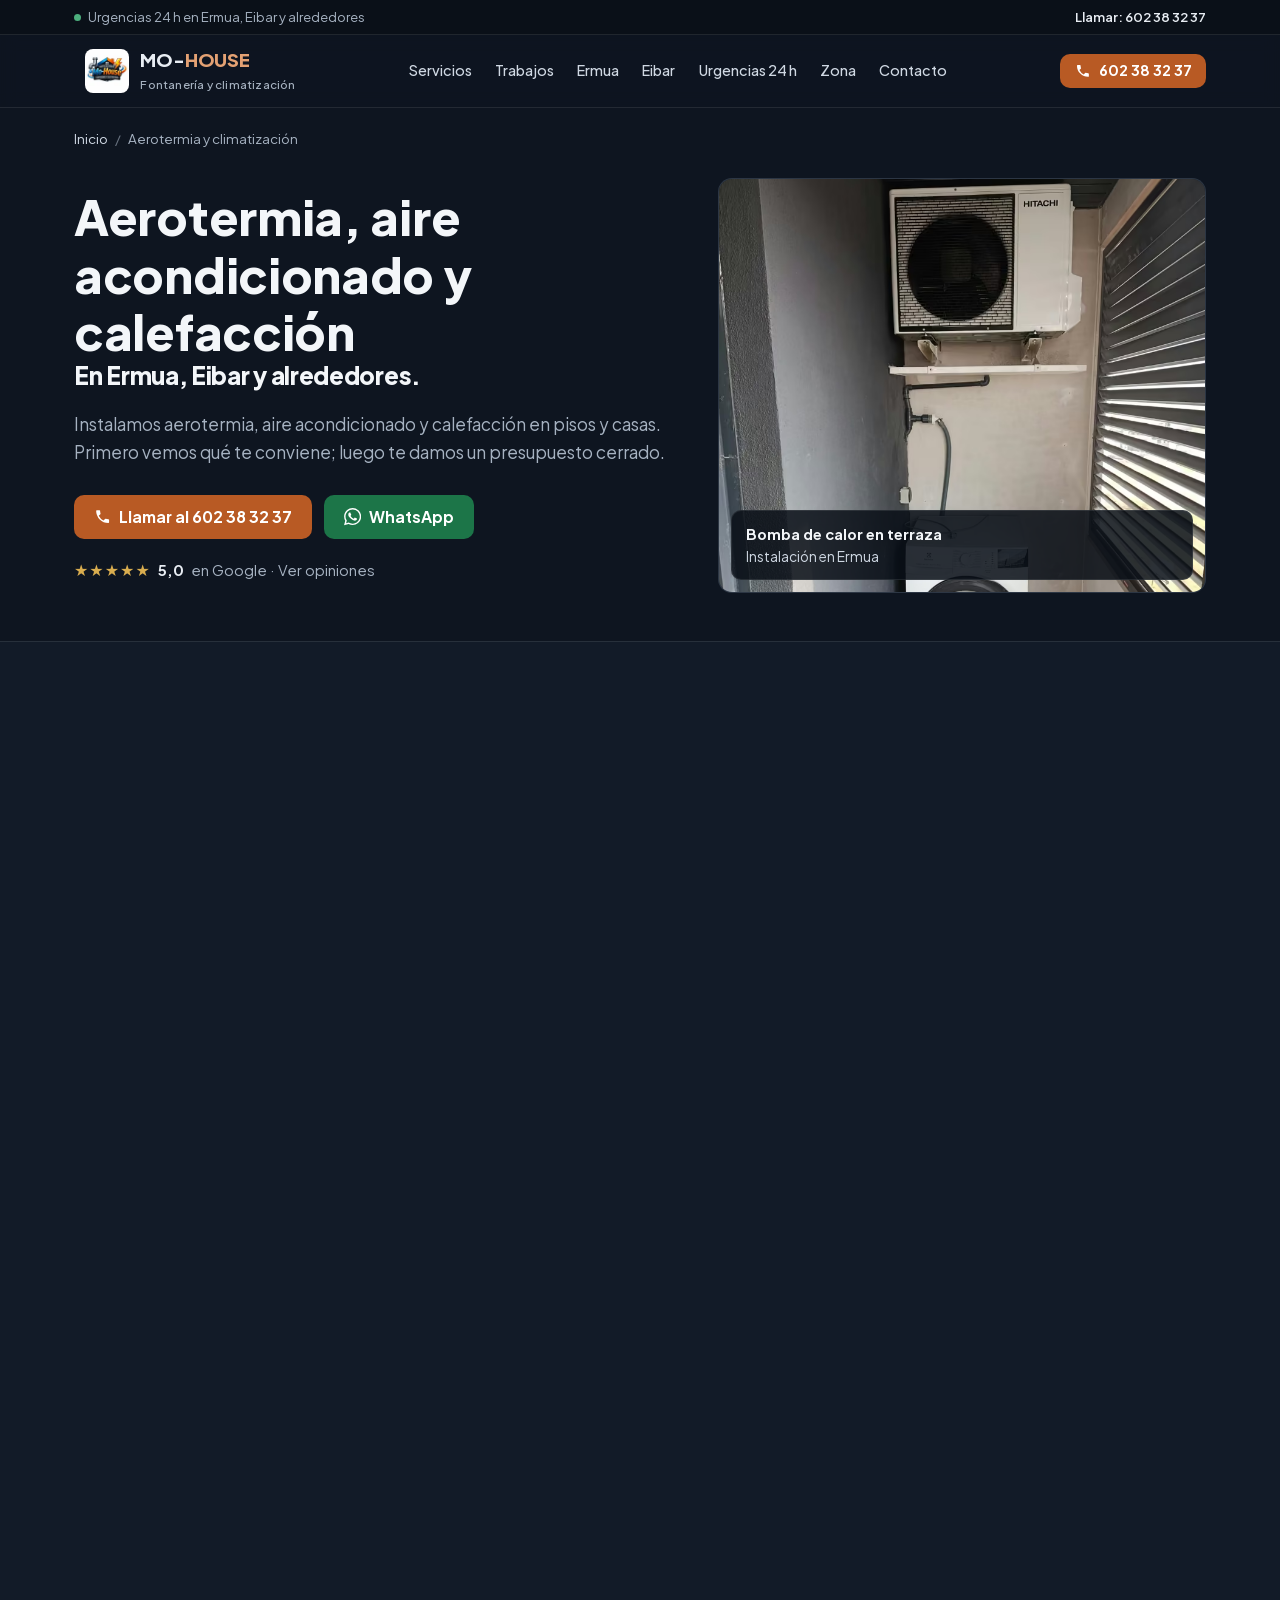
<file: aerotermia-climatizacion/index.html>
<!DOCTYPE html>
<html lang="es">
<head>
<meta charset="UTF-8">
<meta name="viewport" content="width=device-width, initial-scale=1, viewport-fit=cover">
<title>Aerotermia y Aire Acondicionado en Eibar y Ermua | MO-HOUSE</title>
<meta name="description" content="Instalación de aerotermia, aire acondicionado y calefacción en Ermua, Eibar y alrededores. Estudio previo y presupuesto cerrado sin compromiso.">
<meta name="robots" content="index, follow, max-image-preview:large, max-snippet:-1">
<link rel="canonical" href="https://mo-house.es/aerotermia-climatizacion/">
<meta name="format-detection" content="telephone=no">
<meta name="geo.region" content="ES-BI">
<meta name="geo.placename" content="Ermua; Eibar">
<meta name="geo.position" content="43.1873;-2.5015">
<meta name="ICBM" content="43.1873, -2.5015">
<meta property="og:type" content="website">
<meta property="og:locale" content="es_ES">
<meta property="og:site_name" content="MO-HOUSE">
<meta property="og:title" content="Aerotermia y Aire Acondicionado en Eibar y Ermua | MO-HOUSE">
<meta property="og:description" content="Instalación de aerotermia, aire acondicionado y calefacción en Ermua, Eibar y alrededores. Estudio previo y presupuesto cerrado sin compromiso.">
<meta property="og:url" content="https://mo-house.es/aerotermia-climatizacion/">
<meta property="og:image" content="https://mo-house.es/images/opt/og-mo-house-1200x630.jpg">
<meta property="og:image:width" content="1200">
<meta property="og:image:height" content="630">
<meta name="twitter:card" content="summary_large_image">
<meta name="theme-color" content="#0e1520">
<link rel="icon" href="/favicon.ico" sizes="any">
<link rel="icon" href="/images/opt/favicon-32.png" type="image/png" sizes="32x32">
<link rel="apple-touch-icon" href="/images/opt/apple-touch-icon-180.png">
<link rel="manifest" href="/site.webmanifest">
<link rel="preload" href="/fonts/plus-jakarta-sans-latin.woff2" as="font" type="font/woff2" crossorigin>
<link rel="preload" as="image" type="image/avif" imagesrcset="/images/opt/tomas-lavadora-climatizacion-terraza-eibar-480.avif 480w, /images/opt/tomas-lavadora-climatizacion-terraza-eibar-800.avif 800w" imagesizes="(max-width: 900px) 100vw, 520px" fetchpriority="high">
<link rel="stylesheet" href="/css/site.css">
<script type="application/ld+json">
{
 "@context": "https://schema.org",
 "@graph": [
  {
   "@type": [
    "LocalBusiness",
    "Plumber",
    "HVACBusiness"
   ],
   "@id": "https://mo-house.es/#business",
   "name": "MO-HOUSE",
   "url": "https://mo-house.es/",
   "telephone": "+34602383237",
   "email": "mohamed.akhrif2016@gmail.com",
   "image": "https://mo-house.es/images/opt/og-mo-house-1200x630.jpg",
   "logo": "https://mo-house.es/images/opt/logo-mo-house-512.png",
   "priceRange": "€€",
   "address": {
    "@type": "PostalAddress",
    "addressLocality": "Ermua",
    "postalCode": "48260",
    "addressRegion": "Bizkaia",
    "addressCountry": "ES"
   },
   "geo": {
    "@type": "GeoCoordinates",
    "latitude": 43.1873,
    "longitude": -2.5015
   },
   "openingHoursSpecification": [
    {
     "@type": "OpeningHoursSpecification",
     "dayOfWeek": [
      "Monday",
      "Tuesday",
      "Wednesday",
      "Thursday",
      "Friday",
      "Saturday",
      "Sunday"
     ],
     "opens": "00:00",
     "closes": "23:59"
    }
   ],
   "hasMap": "https://share.google/MHQ0pvipF8k27Tr6L",
   "sameAs": [
    "https://share.google/MHQ0pvipF8k27Tr6L",
    "https://www.google.com/search?kgmid=/g/11p27mvmxk"
   ]
  },
  {
   "@type": "WebPage",
   "@id": "https://mo-house.es/aerotermia-climatizacion/#webpage",
   "url": "https://mo-house.es/aerotermia-climatizacion/",
   "name": "Aerotermia y Aire Acondicionado en Eibar y Ermua | MO-HOUSE",
   "description": "Instalación de aerotermia, aire acondicionado y calefacción en Ermua, Eibar y alrededores. Estudio previo y presupuesto cerrado sin compromiso.",
   "inLanguage": "es-ES",
   "isPartOf": {
    "@id": "https://mo-house.es/#website"
   },
   "about": {
    "@id": "https://mo-house.es/#business"
   },
   "primaryImageOfPage": "https://mo-house.es/images/opt/tomas-lavadora-climatizacion-terraza-eibar-1200.webp",
   "dateModified": "2026-11-16",
   "breadcrumb": {
    "@id": "https://mo-house.es/aerotermia-climatizacion/#migas"
   }
  },
  {
   "@type": "BreadcrumbList",
   "@id": "https://mo-house.es/aerotermia-climatizacion/#migas",
   "itemListElement": [
    {
     "@type": "ListItem",
     "position": 1,
     "name": "Inicio",
     "item": "https://mo-house.es/"
    },
    {
     "@type": "ListItem",
     "position": 2,
     "name": "Aerotermia y climatización",
     "item": "https://mo-house.es/aerotermia-climatizacion/"
    }
   ]
  },
  {
   "@type": "Service",
   "@id": "https://mo-house.es/aerotermia-climatizacion/#servicio",
   "name": "Aerotermia, aire acondicionado y calefacción",
   "serviceType": "HVAC",
   "description": "Instalación y renovación de aerotermia, aire acondicionado (split, multisplit, conductos) y calefacción con radiadores.",
   "provider": {
    "@id": "https://mo-house.es/#business"
   },
   "url": "https://mo-house.es/aerotermia-climatizacion/",
   "areaServed": [
    {
     "@type": "City",
     "name": "Ermua"
    },
    {
     "@type": "City",
     "name": "Eibar"
    },
    {
     "@type": "City",
     "name": "Elgoibar"
    },
    {
     "@type": "City",
     "name": "Soraluze"
    },
    {
     "@type": "City",
     "name": "Durango"
    },
    {
     "@type": "City",
     "name": "Elorrio"
    },
    {
     "@type": "City",
     "name": "Bergara"
    },
    {
     "@type": "City",
     "name": "Arrasate-Mondragón"
    }
   ],
   "hoursAvailable": {
    "@type": "OpeningHoursSpecification",
    "dayOfWeek": [
     "Monday",
     "Tuesday",
     "Wednesday",
     "Thursday",
     "Friday",
     "Saturday",
     "Sunday"
    ],
    "opens": "00:00",
    "closes": "23:59"
   }
  },
  {
   "@type": "FAQPage",
   "@id": "https://mo-house.es/aerotermia-climatizacion/#preguntas",
   "mainEntity": [
    {
     "@type": "Question",
     "name": "¿La aerotermia funciona en Ermua y Eibar?",
     "acceptedAnswer": {
      "@type": "Answer",
      "text": "Sí. Los inviernos del valle son húmedos pero no extremos, y una bomba de calor aire-agua bien dimensionada rinde bien. Lo importante es elegir la potencia adecuada y revisar los emisores."
     }
    },
    {
     "@type": "Question",
     "name": "¿Puedo poner aerotermia con mis radiadores?",
     "acceptedAnswer": {
      "@type": "Answer",
      "text": "Depende. Algunos radiadores sirven tal cual, otros hay que ampliarlos o cambiarlos por modelos de baja temperatura. Lo revisamos en la visita antes de darte presupuesto."
     }
    },
    {
     "@type": "Question",
     "name": "¿Dónde va la unidad exterior en un piso?",
     "acceptedAnswer": {
      "@type": "Answer",
      "text": "Normalmente en la terraza, el tendedero o la fachada si la comunidad lo permite. Comprobamos el espacio, el ruido y el desagüe antes de proponerlo."
     }
    },
    {
     "@type": "Question",
     "name": "¿Hacéis mantenimiento de equipos ya instalados?",
     "acceptedAnswer": {
      "@type": "Answer",
      "text": "Sí: revisión de aire acondicionado, purgado y equilibrado de radiadores y revisión de instalaciones de aerotermia."
     }
    }
   ]
  }
 ]
}
</script>
</head>
<body>
<div class="topbar"><div class="container">
<span><span class="dot"></span>Urgencias 24 h en Ermua, Eibar y alrededores</span>
<a href="tel:+34602383237" data-conversion="call-topbar">Llamar: 602 38 32 37</a>
</div></div>
<header class="header">
<div class="container">
<a href="/" class="brand" aria-label="MO-HOUSE, inicio">
<picture><source type="image/webp" srcset="/images/opt/logo-mo-house-96.webp"><img src="/images/opt/logo-mo-house-96.png" alt="" width="44" height="44"></picture>
<span><span class="brand-name">MO-<span>HOUSE</span></span><span class="brand-sub">Fontanería y climatización</span></span>
</a>
<nav class="nav" aria-label="Principal"><a href="/#servicios">Servicios</a><a href="/#trabajos">Trabajos</a><a href="/fontanero-ermua/">Ermua</a><a href="/fontanero-eibar/">Eibar</a><a href="/urgencias-24h/">Urgencias 24 h</a><a href="/zona-de-servicio/">Zona</a><a href="/#contacto">Contacto</a></nav>
<div class="header-actions">
<a href="tel:+34602383237" class="btn btn-primary btn-sm" data-conversion="call-header"><svg class="icon" viewBox="0 0 24 24" aria-hidden="true"><path d="M6.6 10.8a15.1 15.1 0 0 0 6.6 6.6l2.2-2.2a1 1 0 0 1 1-.25 11.4 11.4 0 0 0 3.6.57 1 1 0 0 1 1 1V20a1 1 0 0 1-1 1A17 17 0 0 1 3 4a1 1 0 0 1 1-1h3.5a1 1 0 0 1 1 1c0 1.25.2 2.45.57 3.57a1 1 0 0 1-.25 1z"/></svg><span class="btn-call-text">602 38 32 37</span></a>
<button class="menu-btn" id="menuBtn" aria-label="Abrir menú" aria-expanded="false" aria-controls="drawer"><span></span></button>
</div>
</div>
<nav class="drawer" id="drawer" aria-label="Menú móvil"><a href="/#servicios">Servicios</a><a href="/#trabajos">Trabajos</a><a href="/fontanero-ermua/">Ermua</a><a href="/fontanero-eibar/">Eibar</a><a href="/urgencias-24h/">Urgencias 24 h</a><a href="/zona-de-servicio/">Zona</a><a href="/#contacto">Contacto</a>
<a href="https://wa.me/34602383237?text=Hola%20MO-HOUSE%2C%20te%20escribo%20desde%20la%20web." class="btn btn-wa" target="_blank" rel="noopener" data-conversion="wa-drawer"><svg class="icon" viewBox="0 0 24 24" aria-hidden="true"><path d="M.06 24l1.69-6.16a11.87 11.87 0 0 1-1.59-5.95C.16 5.34 5.5 0 12.05 0a11.82 11.82 0 0 1 8.41 3.49 11.82 11.82 0 0 1 3.48 8.41c0 6.56-5.34 11.89-11.89 11.89a11.9 11.9 0 0 1-5.69-1.45zm6.6-3.81c1.67 1 3.28 1.59 5.39 1.59 5.45 0 9.89-4.43 9.89-9.88 0-5.46-4.42-9.89-9.88-9.89-5.45 0-9.89 4.43-9.89 9.88 0 2.23.65 3.89 1.75 5.64l-1 3.64zm11.38-5.46c-.07-.12-.27-.2-.57-.35-.3-.15-1.76-.87-2.03-.97-.27-.1-.47-.15-.67.15-.2.3-.77.97-.94 1.17-.17.2-.35.22-.64.07-.3-.15-1.26-.46-2.39-1.47-.88-.79-1.48-1.76-1.65-2.06-.17-.3-.02-.46.13-.61.13-.13.3-.35.45-.52.15-.17.2-.3.3-.5.1-.2.05-.37-.03-.52-.07-.15-.67-1.61-.92-2.21-.24-.58-.49-.5-.67-.51h-.57c-.2 0-.52.07-.79.37-.27.3-1.04 1.02-1.04 2.48s1.07 2.88 1.21 3.07c.15.2 2.1 3.2 5.08 4.49.71.31 1.26.49 1.69.63.71.23 1.36.19 1.87.12.57-.09 1.76-.72 2.01-1.41.25-.7.25-1.29.17-1.41z"/></svg><span>Escribir por WhatsApp</span></a>
</nav>
</header>
<main>
<div class="container"><nav aria-label="Migas de pan"><ol class="breadcrumb"><li><a href="/">Inicio</a></li><li aria-current="page">Aerotermia y climatización</li></ol></nav></div>
<section class="page-hero">
<div class="container hero-grid">
<div>
<h1>Aerotermia, aire acondicionado y calefacción<span class="sub" style="display:block;font-size:0.5em">En Ermua, Eibar y alrededores.</span></h1>
<p class="lead">Instalamos aerotermia, aire acondicionado y calefacción en pisos y casas. Primero vemos qué te conviene; luego te damos un presupuesto cerrado.</p>
<div class="cta-row"><a href="tel:+34602383237" class="btn btn-primary" data-conversion="call-hero-aerotermia"><svg class="icon" viewBox="0 0 24 24" aria-hidden="true"><path d="M6.6 10.8a15.1 15.1 0 0 0 6.6 6.6l2.2-2.2a1 1 0 0 1 1-.25 11.4 11.4 0 0 0 3.6.57 1 1 0 0 1 1 1V20a1 1 0 0 1-1 1A17 17 0 0 1 3 4a1 1 0 0 1 1-1h3.5a1 1 0 0 1 1 1c0 1.25.2 2.45.57 3.57a1 1 0 0 1-.25 1z"/></svg><span>Llamar al 602 38 32 37</span></a><a href="https://wa.me/34602383237?text=Hola%20MO-HOUSE%2C%20quiero%20informaci%C3%B3n%20sobre%20aerotermia%20/%20aire%20acondicionado%20/%20calefacci%C3%B3n." class="btn btn-wa" target="_blank" rel="noopener" data-conversion="wa-hero-aerotermia"><svg class="icon" viewBox="0 0 24 24" aria-hidden="true"><path d="M.06 24l1.69-6.16a11.87 11.87 0 0 1-1.59-5.95C.16 5.34 5.5 0 12.05 0a11.82 11.82 0 0 1 8.41 3.49 11.82 11.82 0 0 1 3.48 8.41c0 6.56-5.34 11.89-11.89 11.89a11.9 11.9 0 0 1-5.69-1.45zm6.6-3.81c1.67 1 3.28 1.59 5.39 1.59 5.45 0 9.89-4.43 9.89-9.88 0-5.46-4.42-9.89-9.88-9.89-5.45 0-9.89 4.43-9.89 9.88 0 2.23.65 3.89 1.75 5.64l-1 3.64zm11.38-5.46c-.07-.12-.27-.2-.57-.35-.3-.15-1.76-.87-2.03-.97-.27-.1-.47-.15-.67.15-.2.3-.77.97-.94 1.17-.17.2-.35.22-.64.07-.3-.15-1.26-.46-2.39-1.47-.88-.79-1.48-1.76-1.65-2.06-.17-.3-.02-.46.13-.61.13-.13.3-.35.45-.52.15-.17.2-.3.3-.5.1-.2.05-.37-.03-.52-.07-.15-.67-1.61-.92-2.21-.24-.58-.49-.5-.67-.51h-.57c-.2 0-.52.07-.79.37-.27.3-1.04 1.02-1.04 2.48s1.07 2.88 1.21 3.07c.15.2 2.1 3.2 5.08 4.49.71.31 1.26.49 1.69.63.71.23 1.36.19 1.87.12.57-.09 1.76-.72 2.01-1.41.25-.7.25-1.29.17-1.41z"/></svg><span>WhatsApp</span></a></div>
<a class="rating" href="https://share.google/MHQ0pvipF8k27Tr6L" target="_blank" rel="noopener" data-conversion="maps-hero-aerotermia"><span class="stars" aria-hidden="true">★★★★★</span><strong>5,0</strong><span>en Google · Ver opiniones</span></a>
</div>
<figure class="hero-photo"><picture><source type="image/avif" srcset="/images/opt/tomas-lavadora-climatizacion-terraza-eibar-480.avif 480w, /images/opt/tomas-lavadora-climatizacion-terraza-eibar-800.avif 800w" sizes="(max-width: 900px) 100vw, 520px"><source type="image/webp" srcset="/images/opt/tomas-lavadora-climatizacion-terraza-eibar-480.webp 480w, /images/opt/tomas-lavadora-climatizacion-terraza-eibar-800.webp 800w" sizes="(max-width: 900px) 100vw, 520px"><img src="/images/opt/tomas-lavadora-climatizacion-terraza-eibar-800.jpg" alt="Unidad exterior de bomba de calor sobre la lavadora en una terraza" width="800" height="1067" fetchpriority="high" decoding="async" style="object-position: 50% 10%;"></picture><figcaption><strong>Bomba de calor en terraza</strong>Instalación en Ermua</figcaption></figure>
</div>
</section>
<section class="section alt below">
<div class="container layout">
<article class="prose">
<h2>Aerotermia</h2>
<p>La aerotermia es una bomba de calor que saca energía del aire exterior para dar calefacción y agua caliente, y en muchos casos también frío en verano. Gasta electricidad, pero bastante menos de la que consume un termo o una calefacción eléctrica para dar el mismo calor.</p>
<p>No a todas las casas les conviene igual. Antes de darte precio miramos:</p>
<ul>
<li>Qué calefacción tienes ahora y cuánto consume.</li>
<li>Si tus radiadores sirven para trabajar a menor temperatura o conviene cambiar alguno.</li>
<li>Dónde se puede colocar la unidad exterior y el depósito de agua caliente.</li>
<li>Cuántas personas viven en casa y cuánta agua caliente usáis.</li>
</ul>

<h2>Aire acondicionado</h2>
<p>Instalamos equipos split para una habitación, multisplit para varias con una sola unidad exterior y climatización por conductos cuando hay falso techo. Hacemos la instalación completa: soportes, línea frigorífica, desagüe y puesta en marcha.</p>

<h2 id="calefaccion">Calefacción y radiadores</h2>
<ul>
<li>Instalación y renovación de calefacción, circuito completo o por tramos.</li>
<li>Radiadores nuevos, válvulas termostáticas y purgado y equilibrado de la instalación.</li>
<li>Radiadores que no calientan, ruidos en la instalación o pérdidas de presión.</li>
<li>Cambio de calefacción antigua a aerotermia.</li>
</ul>

<h2>Dónde instalamos</h2>
<p>En <a href="/fontanero-ermua/">Ermua</a>, <a href="/fontanero-eibar/">Eibar</a> y los pueblos de alrededor: Elgoibar, Soraluze, Durango, Elorrio, Bergara, Arrasate y el resto de nuestra <a href="/zona-de-servicio/">zona de servicio</a>.</p>
<div class="photo-row"><figure><picture><source type="image/avif" srcset="/images/opt/instalacion-climatizador-terraza-eibar-480.avif 480w, /images/opt/instalacion-climatizador-terraza-eibar-800.avif 800w" sizes="(max-width: 560px) 50vw, 250px"><source type="image/webp" srcset="/images/opt/instalacion-climatizador-terraza-eibar-480.webp 480w, /images/opt/instalacion-climatizador-terraza-eibar-800.webp 800w" sizes="(max-width: 560px) 50vw, 250px"><img src="/images/opt/instalacion-climatizador-terraza-eibar-800.jpg" alt="Unidad exterior de bomba de calor en la terraza de un piso de Ermua" width="800" height="1067" loading="lazy" decoding="async" style="object-position: 50% 25%;"></picture><figcaption>Unidad exterior en terraza, Ermua</figcaption></figure><figure><picture><source type="image/avif" srcset="/images/opt/instalacion-radiador-calefaccion-aluminio-eibar-480.avif 480w, /images/opt/instalacion-radiador-calefaccion-aluminio-eibar-800.avif 800w" sizes="(max-width: 560px) 50vw, 250px"><source type="image/webp" srcset="/images/opt/instalacion-radiador-calefaccion-aluminio-eibar-480.webp 480w, /images/opt/instalacion-radiador-calefaccion-aluminio-eibar-800.webp 800w" sizes="(max-width: 560px) 50vw, 250px"><img src="/images/opt/instalacion-radiador-calefaccion-aluminio-eibar-800.jpg" alt="Radiador de aluminio con válvula termostática en Eibar" width="800" height="1067" loading="lazy" decoding="async"></picture><figcaption>Radiador de aluminio, Eibar</figcaption></figure><figure><picture><source type="image/avif" srcset="/images/opt/instalacion-tuberias-multicapa-bano-eibar-480.avif 480w, /images/opt/instalacion-tuberias-multicapa-bano-eibar-800.avif 800w" sizes="(max-width: 560px) 50vw, 250px"><source type="image/webp" srcset="/images/opt/instalacion-tuberias-multicapa-bano-eibar-480.webp 480w, /images/opt/instalacion-tuberias-multicapa-bano-eibar-800.webp 800w" sizes="(max-width: 560px) 50vw, 250px"><img src="/images/opt/instalacion-tuberias-multicapa-bano-eibar-800.jpg" alt="Circuito de tuberías multicapa de agua caliente y fría" width="800" height="1063" loading="lazy" decoding="async"></picture><figcaption>Circuitos de agua caliente</figcaption></figure></div>
</article>
<aside class="aside">
<div class="aside-box">
<h3>Urgencias 24 horas</h3>
<p>Llama a cualquier hora o manda fotos de la avería por WhatsApp.</p>
<a href="tel:+34602383237" class="btn btn-primary" data-conversion="call-aerotermia"><svg class="icon" viewBox="0 0 24 24" aria-hidden="true"><path d="M6.6 10.8a15.1 15.1 0 0 0 6.6 6.6l2.2-2.2a1 1 0 0 1 1-.25 11.4 11.4 0 0 0 3.6.57 1 1 0 0 1 1 1V20a1 1 0 0 1-1 1A17 17 0 0 1 3 4a1 1 0 0 1 1-1h3.5a1 1 0 0 1 1 1c0 1.25.2 2.45.57 3.57a1 1 0 0 1-.25 1z"/></svg><span>Llamar al 602 38 32 37</span></a>
<a href="https://wa.me/34602383237?text=Hola%20MO-HOUSE%2C%20quiero%20informaci%C3%B3n%20sobre%20aerotermia%20/%20aire%20acondicionado%20/%20calefacci%C3%B3n." class="btn btn-wa" target="_blank" rel="noopener" data-conversion="wa-aerotermia"><svg class="icon" viewBox="0 0 24 24" aria-hidden="true"><path d="M.06 24l1.69-6.16a11.87 11.87 0 0 1-1.59-5.95C.16 5.34 5.5 0 12.05 0a11.82 11.82 0 0 1 8.41 3.49 11.82 11.82 0 0 1 3.48 8.41c0 6.56-5.34 11.89-11.89 11.89a11.9 11.9 0 0 1-5.69-1.45zm6.6-3.81c1.67 1 3.28 1.59 5.39 1.59 5.45 0 9.89-4.43 9.89-9.88 0-5.46-4.42-9.89-9.88-9.89-5.45 0-9.89 4.43-9.89 9.88 0 2.23.65 3.89 1.75 5.64l-1 3.64zm11.38-5.46c-.07-.12-.27-.2-.57-.35-.3-.15-1.76-.87-2.03-.97-.27-.1-.47-.15-.67.15-.2.3-.77.97-.94 1.17-.17.2-.35.22-.64.07-.3-.15-1.26-.46-2.39-1.47-.88-.79-1.48-1.76-1.65-2.06-.17-.3-.02-.46.13-.61.13-.13.3-.35.45-.52.15-.17.2-.3.3-.5.1-.2.05-.37-.03-.52-.07-.15-.67-1.61-.92-2.21-.24-.58-.49-.5-.67-.51h-.57c-.2 0-.52.07-.79.37-.27.3-1.04 1.02-1.04 2.48s1.07 2.88 1.21 3.07c.15.2 2.1 3.2 5.08 4.49.71.31 1.26.49 1.69.63.71.23 1.36.19 1.87.12.57-.09 1.76-.72 2.01-1.41.25-.7.25-1.29.17-1.41z"/></svg><span>Enviar fotos por WhatsApp</span></a>
</div>
<div class="aside-box"><h3>Opiniones</h3><p>Nuestros clientes nos valoran con 5 estrellas en Google.</p><a class="rating" href="https://share.google/MHQ0pvipF8k27Tr6L" target="_blank" rel="noopener" data-conversion="maps-aside-aerotermia"><span class="stars" aria-hidden="true">★★★★★</span><strong>5,0</strong><span>en Google · Ver opiniones</span></a></div>
<div class="aside-box"><h3>También te puede interesar</h3><ul style="margin-top:0.6rem"><li><a href="/fontanero-ermua/">Fontanero en Ermua</a></li><li><a href="/fontanero-eibar/">Fontanero en Eibar</a></li><li><a href="/urgencias-24h/">Urgencias 24 h</a></li><li><a href="/zona-de-servicio/">Zona de servicio</a></li></ul></div>
</aside>
</div>
</section>
<section class="section below" id="preguntas">
<div class="container">
<div class="section-head center"><h2>Preguntas frecuentes</h2></div>
<div class="faq"><details><summary>¿La aerotermia funciona en Ermua y Eibar?</summary><div><p>Sí. Los inviernos del valle son húmedos pero no extremos, y una bomba de calor aire-agua bien dimensionada rinde bien. Lo importante es elegir la potencia adecuada y revisar los emisores.</p></div></details><details><summary>¿Puedo poner aerotermia con mis radiadores?</summary><div><p>Depende. Algunos radiadores sirven tal cual, otros hay que ampliarlos o cambiarlos por modelos de baja temperatura. Lo revisamos en la visita antes de darte presupuesto.</p></div></details><details><summary>¿Dónde va la unidad exterior en un piso?</summary><div><p>Normalmente en la terraza, el tendedero o la fachada si la comunidad lo permite. Comprobamos el espacio, el ruido y el desagüe antes de proponerlo.</p></div></details><details><summary>¿Hacéis mantenimiento de equipos ya instalados?</summary><div><p>Sí: revisión de aire acondicionado, purgado y equilibrado de radiadores y revisión de instalaciones de aerotermia.</p></div></details></div>
<div style="margin-top:3rem"><div class="cta-band">
<div><h2>¿Tienes una avería o quieres presupuesto?</h2><p>Llama o manda fotos por WhatsApp. Te contesta el instalador, no una centralita.</p></div>
<div class="cta-row"><a href="tel:+34602383237" class="btn btn-primary" data-conversion="call-aerotermia-final"><svg class="icon" viewBox="0 0 24 24" aria-hidden="true"><path d="M6.6 10.8a15.1 15.1 0 0 0 6.6 6.6l2.2-2.2a1 1 0 0 1 1-.25 11.4 11.4 0 0 0 3.6.57 1 1 0 0 1 1 1V20a1 1 0 0 1-1 1A17 17 0 0 1 3 4a1 1 0 0 1 1-1h3.5a1 1 0 0 1 1 1c0 1.25.2 2.45.57 3.57a1 1 0 0 1-.25 1z"/></svg><span>Llamar al 602 38 32 37</span></a><a href="https://wa.me/34602383237?text=Hola%20MO-HOUSE%2C%20quiero%20informaci%C3%B3n%20sobre%20aerotermia%20/%20aire%20acondicionado%20/%20calefacci%C3%B3n." class="btn btn-wa" target="_blank" rel="noopener" data-conversion="wa-aerotermia-final"><svg class="icon" viewBox="0 0 24 24" aria-hidden="true"><path d="M.06 24l1.69-6.16a11.87 11.87 0 0 1-1.59-5.95C.16 5.34 5.5 0 12.05 0a11.82 11.82 0 0 1 8.41 3.49 11.82 11.82 0 0 1 3.48 8.41c0 6.56-5.34 11.89-11.89 11.89a11.9 11.9 0 0 1-5.69-1.45zm6.6-3.81c1.67 1 3.28 1.59 5.39 1.59 5.45 0 9.89-4.43 9.89-9.88 0-5.46-4.42-9.89-9.88-9.89-5.45 0-9.89 4.43-9.89 9.88 0 2.23.65 3.89 1.75 5.64l-1 3.64zm11.38-5.46c-.07-.12-.27-.2-.57-.35-.3-.15-1.76-.87-2.03-.97-.27-.1-.47-.15-.67.15-.2.3-.77.97-.94 1.17-.17.2-.35.22-.64.07-.3-.15-1.26-.46-2.39-1.47-.88-.79-1.48-1.76-1.65-2.06-.17-.3-.02-.46.13-.61.13-.13.3-.35.45-.52.15-.17.2-.3.3-.5.1-.2.05-.37-.03-.52-.07-.15-.67-1.61-.92-2.21-.24-.58-.49-.5-.67-.51h-.57c-.2 0-.52.07-.79.37-.27.3-1.04 1.02-1.04 2.48s1.07 2.88 1.21 3.07c.15.2 2.1 3.2 5.08 4.49.71.31 1.26.49 1.69.63.71.23 1.36.19 1.87.12.57-.09 1.76-.72 2.01-1.41.25-.7.25-1.29.17-1.41z"/></svg><span>WhatsApp</span></a></div>
</div></div>
</div>
</section>
</main>
<footer class="footer below">
<div class="container">
<div class="footer-grid">
<div>
<a href="/" class="brand"><picture><source type="image/webp" srcset="/images/opt/logo-mo-house-96.webp"><img src="/images/opt/logo-mo-house-96.png" alt="" width="44" height="44" loading="lazy"></picture><span class="brand-name">MO-<span>HOUSE</span></span></a>
<p>Fontanería, climatización, aerotermia y calefacción en Ermua, Eibar y alrededores. Urgencias 24 horas.</p>
<p style="margin-top:0.75rem"><a href="tel:+34602383237" data-conversion="call-footer"><strong>602 38 32 37</strong></a><br>mohamed.akhrif2016@gmail.com<br>NIF Z0617960R</p>
</div>
<div>
<h3>Servicios</h3>
<ul>
<li><a href="/urgencias-24h/">Fontanero urgente 24 h</a></li>
<li><a href="/#servicios">Fontanería y fugas</a></li>
<li><a href="/aerotermia-climatizacion/">Aerotermia y aire acondicionado</a></li>
<li><a href="/aerotermia-climatizacion/#calefaccion">Calefacción y radiadores</a></li>
<li><a href="/bajantes-fibrocemento/">Bajantes de fibrocemento</a></li>
<li><a href="/reparaciones-obras-ermua/">Reparaciones y obras</a></li>
</ul>
</div>
<div>
<h3>Dónde trabajamos</h3>
<ul>
<li><a href="/fontanero-ermua/">Fontanero en Ermua</a></li>
<li><a href="/fontanero-eibar/">Fontanero en Eibar</a></li>
<li><a href="/zona-de-servicio/#debabarrena">Bajo Deba (Debabarrena)</a></li><li><a href="/zona-de-servicio/#durangaldea">Durangaldea</a></li><li><a href="/zona-de-servicio/#debagoiena">Alto Deba (Debagoiena)</a></li><li><a href="/zona-de-servicio/#lea-artibai">Lea-Artibai</a></li><li><a href="/zona-de-servicio/#urola">Urola (Kosta, Erdia y Goiena)</a></li>
</ul>
</div>
<div>
<h3>Contacto</h3>
<ul>
<li><a href="tel:+34602383237" data-conversion="call-footer2">Llamar: 602 38 32 37</a></li>
<li><a href="https://wa.me/34602383237?text=Hola%20MO-HOUSE%2C%20te%20escribo%20desde%20la%20web." target="_blank" rel="noopener" data-conversion="wa-footer">WhatsApp</a></li>
<li><a href="mailto:mohamed.akhrif2016@gmail.com">Correo electrónico</a></li>
<li><a href="https://share.google/MHQ0pvipF8k27Tr6L" target="_blank" rel="noopener" data-conversion="maps-footer">MO-HOUSE en Google</a></li>
</ul>
</div>
</div>
<div class="footer-bottom">
<span>&copy; <span id="year">2026</span> MO-HOUSE · Ermua y Eibar</span>
<span><button type="button" data-legal="aviso">Aviso legal</button><button type="button" data-legal="privacidad">Privacidad</button><button type="button" data-legal="cookies">Cookies</button></span>
</div>
<p class="credit">Web y SEO local: <a href="https://estudios.presupuesta.net/?utm_source=mo-house&amp;utm_medium=footer-credit&amp;utm_campaign=client-referral" target="_blank" rel="noopener">Presupuesta Estudios</a></p>
</div>
</footer>
<div class="dock">
<a href="https://wa.me/34602383237?text=Hola%20MO-HOUSE%2C%20necesito%20un%20fontanero." class="btn btn-wa" target="_blank" rel="noopener" data-conversion="wa-dock"><svg class="icon" viewBox="0 0 24 24" aria-hidden="true"><path d="M.06 24l1.69-6.16a11.87 11.87 0 0 1-1.59-5.95C.16 5.34 5.5 0 12.05 0a11.82 11.82 0 0 1 8.41 3.49 11.82 11.82 0 0 1 3.48 8.41c0 6.56-5.34 11.89-11.89 11.89a11.9 11.9 0 0 1-5.69-1.45zm6.6-3.81c1.67 1 3.28 1.59 5.39 1.59 5.45 0 9.89-4.43 9.89-9.88 0-5.46-4.42-9.89-9.88-9.89-5.45 0-9.89 4.43-9.89 9.88 0 2.23.65 3.89 1.75 5.64l-1 3.64zm11.38-5.46c-.07-.12-.27-.2-.57-.35-.3-.15-1.76-.87-2.03-.97-.27-.1-.47-.15-.67.15-.2.3-.77.97-.94 1.17-.17.2-.35.22-.64.07-.3-.15-1.26-.46-2.39-1.47-.88-.79-1.48-1.76-1.65-2.06-.17-.3-.02-.46.13-.61.13-.13.3-.35.45-.52.15-.17.2-.3.3-.5.1-.2.05-.37-.03-.52-.07-.15-.67-1.61-.92-2.21-.24-.58-.49-.5-.67-.51h-.57c-.2 0-.52.07-.79.37-.27.3-1.04 1.02-1.04 2.48s1.07 2.88 1.21 3.07c.15.2 2.1 3.2 5.08 4.49.71.31 1.26.49 1.69.63.71.23 1.36.19 1.87.12.57-.09 1.76-.72 2.01-1.41.25-.7.25-1.29.17-1.41z"/></svg><span>WhatsApp</span></a>
<a href="tel:+34602383237" class="btn btn-primary" data-conversion="call-dock"><svg class="icon" viewBox="0 0 24 24" aria-hidden="true"><path d="M6.6 10.8a15.1 15.1 0 0 0 6.6 6.6l2.2-2.2a1 1 0 0 1 1-.25 11.4 11.4 0 0 0 3.6.57 1 1 0 0 1 1 1V20a1 1 0 0 1-1 1A17 17 0 0 1 3 4a1 1 0 0 1 1-1h3.5a1 1 0 0 1 1 1c0 1.25.2 2.45.57 3.57a1 1 0 0 1-.25 1z"/></svg><span>602 38 32 37</span></a>
</div>
<div class="modal" id="legal" role="dialog" aria-modal="true" aria-labelledby="legalTitle">
<div class="modal-box"><div class="modal-top"><strong id="legalTitle" data-legal-title>Aviso legal</strong><button class="modal-close" aria-label="Cerrar">&times;</button></div><div class="modal-body"></div></div>
</div>
<script src="/js/site.js?v=ae0aca37" defer></script>
</body>
</html>
</file>
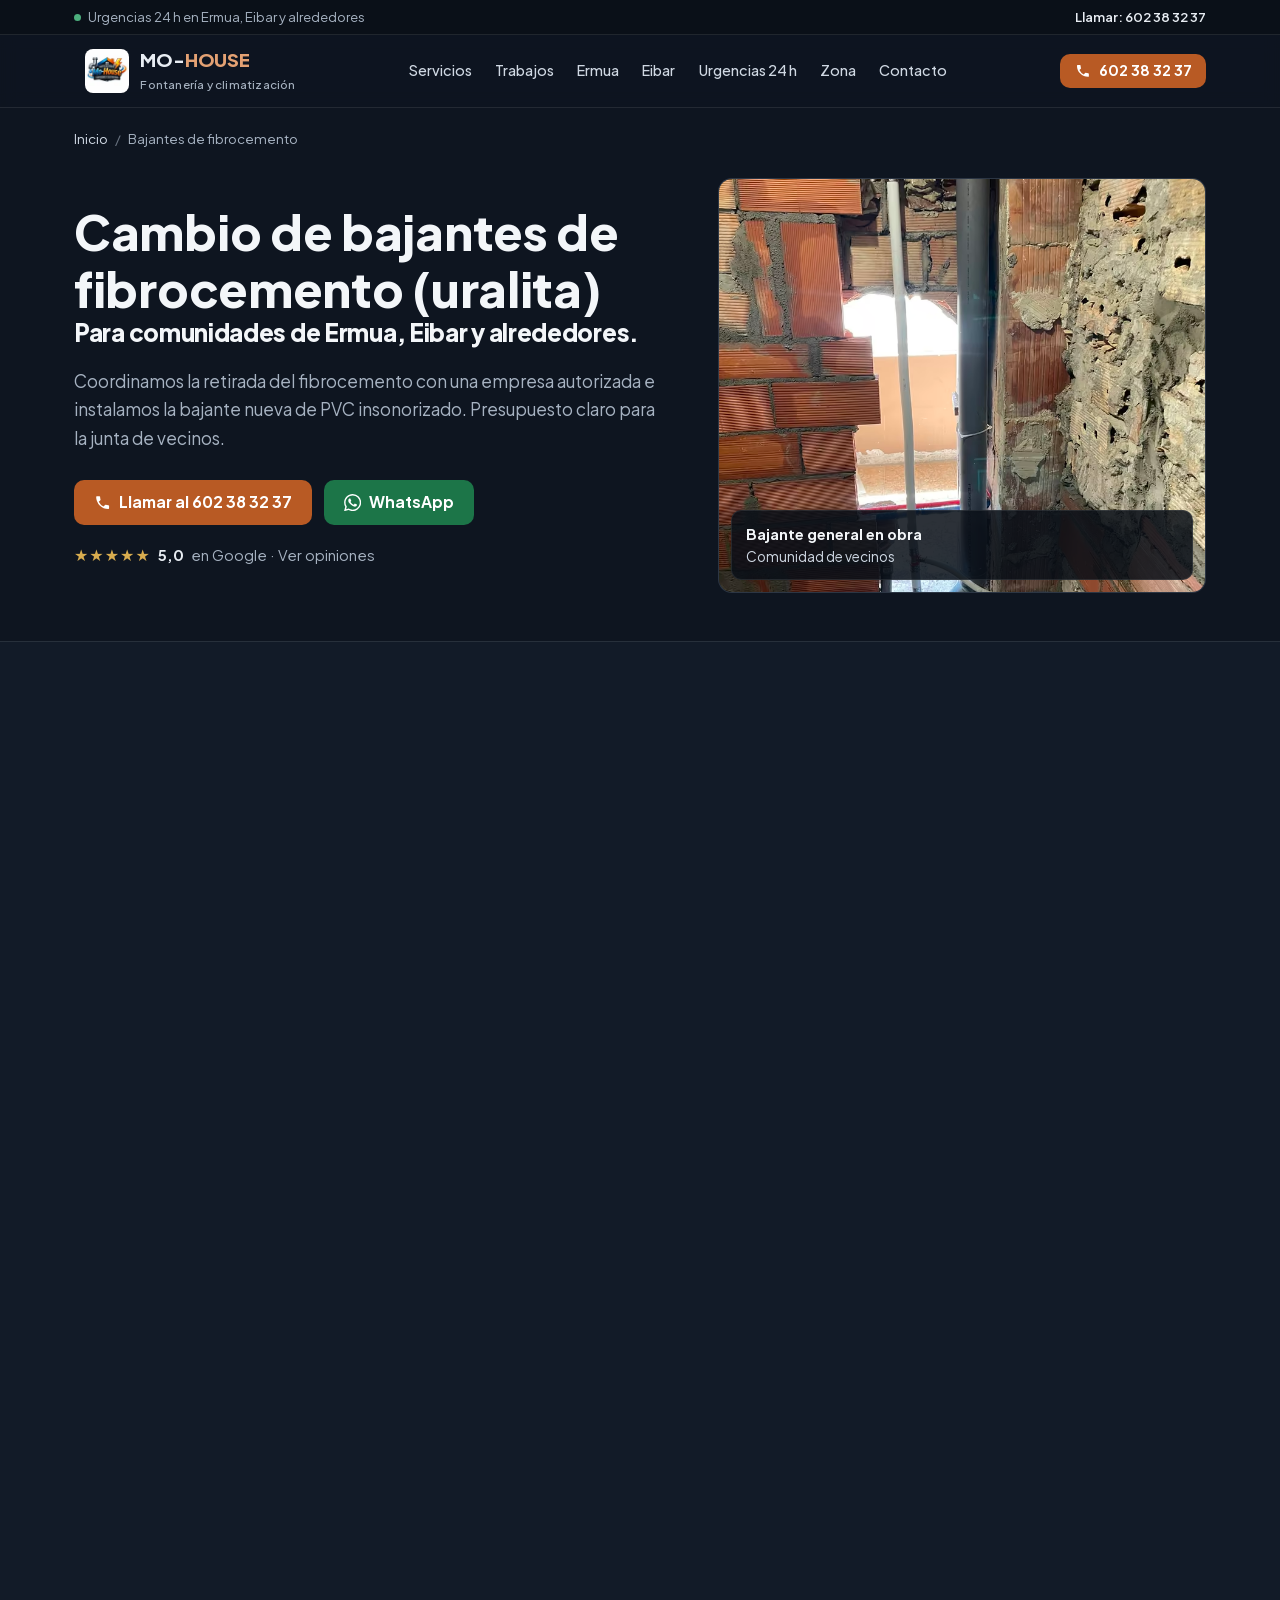
<file: bajantes-fibrocemento/index.html>
<!DOCTYPE html>
<html lang="es">
<head>
<meta charset="UTF-8">
<meta name="viewport" content="width=device-width, initial-scale=1, viewport-fit=cover">
<title>Cambio de Bajantes de Uralita en Eibar y Ermua | MO-HOUSE</title>
<meta name="description" content="Cambio de bajantes comunitarias de fibrocemento en Ermua, Eibar y alrededores: retirada por empresa autorizada RERA y bajante nueva de PVC insonorizado.">
<meta name="robots" content="index, follow, max-image-preview:large, max-snippet:-1">
<link rel="canonical" href="https://mo-house.es/bajantes-fibrocemento/">
<meta name="format-detection" content="telephone=no">
<meta name="geo.region" content="ES-BI">
<meta name="geo.placename" content="Ermua; Eibar">
<meta name="geo.position" content="43.1873;-2.5015">
<meta name="ICBM" content="43.1873, -2.5015">
<meta property="og:type" content="website">
<meta property="og:locale" content="es_ES">
<meta property="og:site_name" content="MO-HOUSE">
<meta property="og:title" content="Cambio de Bajantes de Uralita en Eibar y Ermua | MO-HOUSE">
<meta property="og:description" content="Cambio de bajantes comunitarias de fibrocemento en Ermua, Eibar y alrededores: retirada por empresa autorizada RERA y bajante nueva de PVC insonorizado.">
<meta property="og:url" content="https://mo-house.es/bajantes-fibrocemento/">
<meta property="og:image" content="https://mo-house.es/images/opt/og-mo-house-1200x630.jpg">
<meta property="og:image:width" content="1200">
<meta property="og:image:height" content="630">
<meta name="twitter:card" content="summary_large_image">
<meta name="theme-color" content="#0e1520">
<link rel="icon" href="/favicon.ico" sizes="any">
<link rel="icon" href="/images/opt/favicon-32.png" type="image/png" sizes="32x32">
<link rel="apple-touch-icon" href="/images/opt/apple-touch-icon-180.png">
<link rel="manifest" href="/site.webmanifest">
<link rel="preload" href="/fonts/plus-jakarta-sans-latin.woff2" as="font" type="font/woff2" crossorigin>
<link rel="preload" as="image" type="image/avif" imagesrcset="/images/opt/sustitucion-bajante-general-edificio-eibar-480.avif 480w, /images/opt/sustitucion-bajante-general-edificio-eibar-800.avif 800w" imagesizes="(max-width: 900px) 100vw, 520px" fetchpriority="high">
<link rel="stylesheet" href="/css/site.css">
<script type="application/ld+json">
{
 "@context": "https://schema.org",
 "@graph": [
  {
   "@type": [
    "LocalBusiness",
    "Plumber",
    "HVACBusiness"
   ],
   "@id": "https://mo-house.es/#business",
   "name": "MO-HOUSE",
   "url": "https://mo-house.es/",
   "telephone": "+34602383237",
   "email": "mohamed.akhrif2016@gmail.com",
   "image": "https://mo-house.es/images/opt/og-mo-house-1200x630.jpg",
   "logo": "https://mo-house.es/images/opt/logo-mo-house-512.png",
   "priceRange": "€€",
   "address": {
    "@type": "PostalAddress",
    "addressLocality": "Ermua",
    "postalCode": "48260",
    "addressRegion": "Bizkaia",
    "addressCountry": "ES"
   },
   "geo": {
    "@type": "GeoCoordinates",
    "latitude": 43.1873,
    "longitude": -2.5015
   },
   "openingHoursSpecification": [
    {
     "@type": "OpeningHoursSpecification",
     "dayOfWeek": [
      "Monday",
      "Tuesday",
      "Wednesday",
      "Thursday",
      "Friday",
      "Saturday",
      "Sunday"
     ],
     "opens": "00:00",
     "closes": "23:59"
    }
   ],
   "hasMap": "https://share.google/MHQ0pvipF8k27Tr6L",
   "sameAs": [
    "https://share.google/MHQ0pvipF8k27Tr6L",
    "https://www.google.com/search?kgmid=/g/11p27mvmxk"
   ]
  },
  {
   "@type": "WebPage",
   "@id": "https://mo-house.es/bajantes-fibrocemento/#webpage",
   "url": "https://mo-house.es/bajantes-fibrocemento/",
   "name": "Cambio de Bajantes de Uralita en Eibar y Ermua | MO-HOUSE",
   "description": "Cambio de bajantes comunitarias de fibrocemento en Ermua, Eibar y alrededores: retirada por empresa autorizada RERA y bajante nueva de PVC insonorizado.",
   "inLanguage": "es-ES",
   "isPartOf": {
    "@id": "https://mo-house.es/#website"
   },
   "about": {
    "@id": "https://mo-house.es/#business"
   },
   "primaryImageOfPage": "https://mo-house.es/images/opt/sustitucion-bajante-general-edificio-eibar-1200.webp",
   "dateModified": "2026-11-16",
   "breadcrumb": {
    "@id": "https://mo-house.es/bajantes-fibrocemento/#migas"
   }
  },
  {
   "@type": "BreadcrumbList",
   "@id": "https://mo-house.es/bajantes-fibrocemento/#migas",
   "itemListElement": [
    {
     "@type": "ListItem",
     "position": 1,
     "name": "Inicio",
     "item": "https://mo-house.es/"
    },
    {
     "@type": "ListItem",
     "position": 2,
     "name": "Bajantes de fibrocemento",
     "item": "https://mo-house.es/bajantes-fibrocemento/"
    }
   ]
  },
  {
   "@type": "Service",
   "@id": "https://mo-house.es/bajantes-fibrocemento/#servicio",
   "name": "Cambio de bajantes de fibrocemento",
   "serviceType": "Plumbing",
   "description": "Sustitución de bajantes comunitarias: retirada del fibrocemento por empresa autorizada RERA e instalación de PVC serie B insonorizado.",
   "provider": {
    "@id": "https://mo-house.es/#business"
   },
   "url": "https://mo-house.es/bajantes-fibrocemento/",
   "areaServed": [
    {
     "@type": "City",
     "name": "Ermua"
    },
    {
     "@type": "City",
     "name": "Eibar"
    },
    {
     "@type": "City",
     "name": "Elgoibar"
    },
    {
     "@type": "City",
     "name": "Soraluze"
    },
    {
     "@type": "City",
     "name": "Durango"
    },
    {
     "@type": "City",
     "name": "Bergara"
    }
   ],
   "hoursAvailable": {
    "@type": "OpeningHoursSpecification",
    "dayOfWeek": [
     "Monday",
     "Tuesday",
     "Wednesday",
     "Thursday",
     "Friday",
     "Saturday",
     "Sunday"
    ],
    "opens": "00:00",
    "closes": "23:59"
   }
  },
  {
   "@type": "FAQPage",
   "@id": "https://mo-house.es/bajantes-fibrocemento/#preguntas",
   "mainEntity": [
    {
     "@type": "Question",
     "name": "¿Es obligatorio quitar la bajante de uralita?",
     "acceptedAnswer": {
      "@type": "Answer",
      "text": "Mientras esté en buen estado no hay que tocarla. Pero la Ley 7/2022 de residuos obliga a los ayuntamientos a censar las instalaciones con amianto y a planificar su retirada, y una bajante con fisuras o filtraciones conviene cambiarla cuanto antes."
     }
    },
    {
     "@type": "Question",
     "name": "¿Quién retira el fibrocemento?",
     "acceptedAnswer": {
      "@type": "Answer",
      "text": "Una empresa autorizada inscrita en el RERA, con su plan de trabajo aprobado por la autoridad laboral (OSALAN en Euskadi). Nosotros coordinamos la obra e instalamos la bajante nueva."
     }
    },
    {
     "@type": "Question",
     "name": "¿Los vecinos tienen que salir de casa?",
     "acceptedAnswer": {
      "@type": "Answer",
      "text": "Normalmente no. Os avisamos con antelación de los ratos en los que no se podrá usar el baño o la cocina de cada piso."
     }
    },
    {
     "@type": "Question",
     "name": "¿Qué documentación dais a la comunidad?",
     "acceptedAnswer": {
      "@type": "Answer",
      "text": "Presupuesto detallado para la junta, factura oficial y el certificado de gestión de residuos de la empresa autorizada, útil para la ITE y el seguro."
     }
    }
   ]
  }
 ]
}
</script>
</head>
<body>
<div class="topbar"><div class="container">
<span><span class="dot"></span>Urgencias 24 h en Ermua, Eibar y alrededores</span>
<a href="tel:+34602383237" data-conversion="call-topbar">Llamar: 602 38 32 37</a>
</div></div>
<header class="header">
<div class="container">
<a href="/" class="brand" aria-label="MO-HOUSE, inicio">
<picture><source type="image/webp" srcset="/images/opt/logo-mo-house-96.webp"><img src="/images/opt/logo-mo-house-96.png" alt="" width="44" height="44"></picture>
<span><span class="brand-name">MO-<span>HOUSE</span></span><span class="brand-sub">Fontanería y climatización</span></span>
</a>
<nav class="nav" aria-label="Principal"><a href="/#servicios">Servicios</a><a href="/#trabajos">Trabajos</a><a href="/fontanero-ermua/">Ermua</a><a href="/fontanero-eibar/">Eibar</a><a href="/urgencias-24h/">Urgencias 24 h</a><a href="/zona-de-servicio/">Zona</a><a href="/#contacto">Contacto</a></nav>
<div class="header-actions">
<a href="tel:+34602383237" class="btn btn-primary btn-sm" data-conversion="call-header"><svg class="icon" viewBox="0 0 24 24" aria-hidden="true"><path d="M6.6 10.8a15.1 15.1 0 0 0 6.6 6.6l2.2-2.2a1 1 0 0 1 1-.25 11.4 11.4 0 0 0 3.6.57 1 1 0 0 1 1 1V20a1 1 0 0 1-1 1A17 17 0 0 1 3 4a1 1 0 0 1 1-1h3.5a1 1 0 0 1 1 1c0 1.25.2 2.45.57 3.57a1 1 0 0 1-.25 1z"/></svg><span class="btn-call-text">602 38 32 37</span></a>
<button class="menu-btn" id="menuBtn" aria-label="Abrir menú" aria-expanded="false" aria-controls="drawer"><span></span></button>
</div>
</div>
<nav class="drawer" id="drawer" aria-label="Menú móvil"><a href="/#servicios">Servicios</a><a href="/#trabajos">Trabajos</a><a href="/fontanero-ermua/">Ermua</a><a href="/fontanero-eibar/">Eibar</a><a href="/urgencias-24h/">Urgencias 24 h</a><a href="/zona-de-servicio/">Zona</a><a href="/#contacto">Contacto</a>
<a href="https://wa.me/34602383237?text=Hola%20MO-HOUSE%2C%20te%20escribo%20desde%20la%20web." class="btn btn-wa" target="_blank" rel="noopener" data-conversion="wa-drawer"><svg class="icon" viewBox="0 0 24 24" aria-hidden="true"><path d="M.06 24l1.69-6.16a11.87 11.87 0 0 1-1.59-5.95C.16 5.34 5.5 0 12.05 0a11.82 11.82 0 0 1 8.41 3.49 11.82 11.82 0 0 1 3.48 8.41c0 6.56-5.34 11.89-11.89 11.89a11.9 11.9 0 0 1-5.69-1.45zm6.6-3.81c1.67 1 3.28 1.59 5.39 1.59 5.45 0 9.89-4.43 9.89-9.88 0-5.46-4.42-9.89-9.88-9.89-5.45 0-9.89 4.43-9.89 9.88 0 2.23.65 3.89 1.75 5.64l-1 3.64zm11.38-5.46c-.07-.12-.27-.2-.57-.35-.3-.15-1.76-.87-2.03-.97-.27-.1-.47-.15-.67.15-.2.3-.77.97-.94 1.17-.17.2-.35.22-.64.07-.3-.15-1.26-.46-2.39-1.47-.88-.79-1.48-1.76-1.65-2.06-.17-.3-.02-.46.13-.61.13-.13.3-.35.45-.52.15-.17.2-.3.3-.5.1-.2.05-.37-.03-.52-.07-.15-.67-1.61-.92-2.21-.24-.58-.49-.5-.67-.51h-.57c-.2 0-.52.07-.79.37-.27.3-1.04 1.02-1.04 2.48s1.07 2.88 1.21 3.07c.15.2 2.1 3.2 5.08 4.49.71.31 1.26.49 1.69.63.71.23 1.36.19 1.87.12.57-.09 1.76-.72 2.01-1.41.25-.7.25-1.29.17-1.41z"/></svg><span>Escribir por WhatsApp</span></a>
</nav>
</header>
<main>
<div class="container"><nav aria-label="Migas de pan"><ol class="breadcrumb"><li><a href="/">Inicio</a></li><li aria-current="page">Bajantes de fibrocemento</li></ol></nav></div>
<section class="page-hero">
<div class="container hero-grid">
<div>
<h1>Cambio de bajantes de fibrocemento (uralita)<span class="sub" style="display:block;font-size:0.5em">Para comunidades de Ermua, Eibar y alrededores.</span></h1>
<p class="lead">Coordinamos la retirada del fibrocemento con una empresa autorizada e instalamos la bajante nueva de PVC insonorizado. Presupuesto claro para la junta de vecinos.</p>
<div class="cta-row"><a href="tel:+34602383237" class="btn btn-primary" data-conversion="call-hero-bajantes"><svg class="icon" viewBox="0 0 24 24" aria-hidden="true"><path d="M6.6 10.8a15.1 15.1 0 0 0 6.6 6.6l2.2-2.2a1 1 0 0 1 1-.25 11.4 11.4 0 0 0 3.6.57 1 1 0 0 1 1 1V20a1 1 0 0 1-1 1A17 17 0 0 1 3 4a1 1 0 0 1 1-1h3.5a1 1 0 0 1 1 1c0 1.25.2 2.45.57 3.57a1 1 0 0 1-.25 1z"/></svg><span>Llamar al 602 38 32 37</span></a><a href="https://wa.me/34602383237?text=Hola%20MO-HOUSE%2C%20somos%20una%20comunidad%20y%20queremos%20presupuesto%20para%20cambiar%20la%20bajante." class="btn btn-wa" target="_blank" rel="noopener" data-conversion="wa-hero-bajantes"><svg class="icon" viewBox="0 0 24 24" aria-hidden="true"><path d="M.06 24l1.69-6.16a11.87 11.87 0 0 1-1.59-5.95C.16 5.34 5.5 0 12.05 0a11.82 11.82 0 0 1 8.41 3.49 11.82 11.82 0 0 1 3.48 8.41c0 6.56-5.34 11.89-11.89 11.89a11.9 11.9 0 0 1-5.69-1.45zm6.6-3.81c1.67 1 3.28 1.59 5.39 1.59 5.45 0 9.89-4.43 9.89-9.88 0-5.46-4.42-9.89-9.88-9.89-5.45 0-9.89 4.43-9.89 9.88 0 2.23.65 3.89 1.75 5.64l-1 3.64zm11.38-5.46c-.07-.12-.27-.2-.57-.35-.3-.15-1.76-.87-2.03-.97-.27-.1-.47-.15-.67.15-.2.3-.77.97-.94 1.17-.17.2-.35.22-.64.07-.3-.15-1.26-.46-2.39-1.47-.88-.79-1.48-1.76-1.65-2.06-.17-.3-.02-.46.13-.61.13-.13.3-.35.45-.52.15-.17.2-.3.3-.5.1-.2.05-.37-.03-.52-.07-.15-.67-1.61-.92-2.21-.24-.58-.49-.5-.67-.51h-.57c-.2 0-.52.07-.79.37-.27.3-1.04 1.02-1.04 2.48s1.07 2.88 1.21 3.07c.15.2 2.1 3.2 5.08 4.49.71.31 1.26.49 1.69.63.71.23 1.36.19 1.87.12.57-.09 1.76-.72 2.01-1.41.25-.7.25-1.29.17-1.41z"/></svg><span>WhatsApp</span></a></div>
<a class="rating" href="https://share.google/MHQ0pvipF8k27Tr6L" target="_blank" rel="noopener" data-conversion="maps-hero-bajantes"><span class="stars" aria-hidden="true">★★★★★</span><strong>5,0</strong><span>en Google · Ver opiniones</span></a>
</div>
<figure class="hero-photo"><picture><source type="image/avif" srcset="/images/opt/sustitucion-bajante-general-edificio-eibar-480.avif 480w, /images/opt/sustitucion-bajante-general-edificio-eibar-800.avif 800w" sizes="(max-width: 900px) 100vw, 520px"><source type="image/webp" srcset="/images/opt/sustitucion-bajante-general-edificio-eibar-480.webp 480w, /images/opt/sustitucion-bajante-general-edificio-eibar-800.webp 800w" sizes="(max-width: 900px) 100vw, 520px"><img src="/images/opt/sustitucion-bajante-general-edificio-eibar-800.jpg" alt="Sustitución de la bajante general de un edificio" width="800" height="1067" fetchpriority="high" decoding="async" style="object-position: 50% 40%;"></picture><figcaption><strong>Bajante general en obra</strong>Comunidad de vecinos</figcaption></figure>
</div>
</section>
<section class="section alt below">
<div class="container layout">
<article class="prose">
<h2>Cuándo hay que cambiar la bajante</h2>
<ul>
<li>Manchas de humedad o filtraciones en los patinillos o en los baños de los pisos de abajo.</li>
<li>Malos olores en el baño o la cocina que no se van.</li>
<li>Atascos que se repiten en la misma columna.</li>
<li>La ITE señala la bajante como deficiente.</li>
<li>La bajante es de fibrocemento (uralita) y está agrietada o rota.</li>
</ul>
<p>En Ermua y Eibar hay muchos edificios de los años 50 a 70 que todavía tienen las bajantes originales de fibrocemento.</p>

<h2>Cómo lo hacemos</h2>
<ol>
<li><strong>Visita y presupuesto</strong> para la comunidad, con lo que hay que hacer en cada piso.</li>
<li><strong>Retirada del fibrocemento</strong> por una empresa autorizada inscrita en el RERA, con plan de trabajo aprobado por OSALAN y gestión de los residuos.</li>
<li><strong>Bajante nueva</strong> de PVC serie B insonorizado, con abrazaderas antivibración y manguitos de dilatación, y conexión de los desagües de cada vivienda.</li>
<li><strong>Prueba</strong> de funcionamiento y cierre de los registros.</li>
<li><strong>Documentación:</strong> factura oficial y certificado de residuos para la ITE y el seguro.</li>
</ol>

<h2>Otros trabajos de saneamiento</h2>
<ul>
<li>Reparación de tramos de bajante de PVC o hierro.</li>
<li>Colectores colgados en garajes y arquetas.</li>
<li>Desatascos de bajantes y colectores con máquina.</li>
</ul>
<div class="photo-row"><figure><picture><source type="image/avif" srcset="/images/opt/bajante-averiada-muro-bano-eibar-480.avif 480w, /images/opt/bajante-averiada-muro-bano-eibar-800.avif 800w" sizes="(max-width: 560px) 50vw, 250px"><source type="image/webp" srcset="/images/opt/bajante-averiada-muro-bano-eibar-480.webp 480w, /images/opt/bajante-averiada-muro-bano-eibar-800.webp 800w" sizes="(max-width: 560px) 50vw, 250px"><img src="/images/opt/bajante-averiada-muro-bano-eibar-800.jpg" alt="Bajante antigua de fibrocemento al abrir el muro de un baño" width="800" height="1063" loading="lazy" decoding="async"></picture><figcaption>Bajante antigua de fibrocemento</figcaption></figure><figure><picture><source type="image/avif" srcset="/images/opt/bajante-comunitaria-rota-antes-eibar-480.avif 480w, /images/opt/bajante-comunitaria-rota-antes-eibar-800.avif 800w" sizes="(max-width: 560px) 50vw, 250px"><source type="image/webp" srcset="/images/opt/bajante-comunitaria-rota-antes-eibar-480.webp 480w, /images/opt/bajante-comunitaria-rota-antes-eibar-800.webp 800w" sizes="(max-width: 560px) 50vw, 250px"><img src="/images/opt/bajante-comunitaria-rota-antes-eibar-800.jpg" alt="Bajante comunitaria rota antes de sustituirla" width="800" height="1063" loading="lazy" decoding="async"></picture><figcaption>Bajante rota, antes del cambio</figcaption></figure><figure><picture><source type="image/avif" srcset="/images/opt/reparacion-bajante-comunitaria-pvc-eibar-480.avif 480w, /images/opt/reparacion-bajante-comunitaria-pvc-eibar-800.avif 800w" sizes="(max-width: 560px) 50vw, 250px"><source type="image/webp" srcset="/images/opt/reparacion-bajante-comunitaria-pvc-eibar-480.webp 480w, /images/opt/reparacion-bajante-comunitaria-pvc-eibar-800.webp 800w" sizes="(max-width: 560px) 50vw, 250px"><img src="/images/opt/reparacion-bajante-comunitaria-pvc-eibar-800.jpg" alt="Bajante comunitaria nueva de PVC insonorizado" width="800" height="1067" loading="lazy" decoding="async"></picture><figcaption>Bajante nueva de PVC</figcaption></figure></div>
<p>Trabajamos con comunidades y administradores de fincas de <a href="/fontanero-ermua/">Ermua</a>, <a href="/fontanero-eibar/">Eibar</a>, Elgoibar, Durango, Bergara y el resto de la <a href="/zona-de-servicio/">zona</a>.</p>
</article>
<aside class="aside">
<div class="aside-box">
<h3>Urgencias 24 horas</h3>
<p>Llama a cualquier hora o manda fotos de la avería por WhatsApp.</p>
<a href="tel:+34602383237" class="btn btn-primary" data-conversion="call-bajantes"><svg class="icon" viewBox="0 0 24 24" aria-hidden="true"><path d="M6.6 10.8a15.1 15.1 0 0 0 6.6 6.6l2.2-2.2a1 1 0 0 1 1-.25 11.4 11.4 0 0 0 3.6.57 1 1 0 0 1 1 1V20a1 1 0 0 1-1 1A17 17 0 0 1 3 4a1 1 0 0 1 1-1h3.5a1 1 0 0 1 1 1c0 1.25.2 2.45.57 3.57a1 1 0 0 1-.25 1z"/></svg><span>Llamar al 602 38 32 37</span></a>
<a href="https://wa.me/34602383237?text=Hola%20MO-HOUSE%2C%20somos%20una%20comunidad%20y%20queremos%20presupuesto%20para%20cambiar%20la%20bajante." class="btn btn-wa" target="_blank" rel="noopener" data-conversion="wa-bajantes"><svg class="icon" viewBox="0 0 24 24" aria-hidden="true"><path d="M.06 24l1.69-6.16a11.87 11.87 0 0 1-1.59-5.95C.16 5.34 5.5 0 12.05 0a11.82 11.82 0 0 1 8.41 3.49 11.82 11.82 0 0 1 3.48 8.41c0 6.56-5.34 11.89-11.89 11.89a11.9 11.9 0 0 1-5.69-1.45zm6.6-3.81c1.67 1 3.28 1.59 5.39 1.59 5.45 0 9.89-4.43 9.89-9.88 0-5.46-4.42-9.89-9.88-9.89-5.45 0-9.89 4.43-9.89 9.88 0 2.23.65 3.89 1.75 5.64l-1 3.64zm11.38-5.46c-.07-.12-.27-.2-.57-.35-.3-.15-1.76-.87-2.03-.97-.27-.1-.47-.15-.67.15-.2.3-.77.97-.94 1.17-.17.2-.35.22-.64.07-.3-.15-1.26-.46-2.39-1.47-.88-.79-1.48-1.76-1.65-2.06-.17-.3-.02-.46.13-.61.13-.13.3-.35.45-.52.15-.17.2-.3.3-.5.1-.2.05-.37-.03-.52-.07-.15-.67-1.61-.92-2.21-.24-.58-.49-.5-.67-.51h-.57c-.2 0-.52.07-.79.37-.27.3-1.04 1.02-1.04 2.48s1.07 2.88 1.21 3.07c.15.2 2.1 3.2 5.08 4.49.71.31 1.26.49 1.69.63.71.23 1.36.19 1.87.12.57-.09 1.76-.72 2.01-1.41.25-.7.25-1.29.17-1.41z"/></svg><span>Enviar fotos por WhatsApp</span></a>
</div>
<div class="aside-box"><h3>Opiniones</h3><p>Nuestros clientes nos valoran con 5 estrellas en Google.</p><a class="rating" href="https://share.google/MHQ0pvipF8k27Tr6L" target="_blank" rel="noopener" data-conversion="maps-aside-bajantes"><span class="stars" aria-hidden="true">★★★★★</span><strong>5,0</strong><span>en Google · Ver opiniones</span></a></div>
<div class="aside-box"><h3>También te puede interesar</h3><ul style="margin-top:0.6rem"><li><a href="/fontanero-ermua/">Fontanero en Ermua</a></li><li><a href="/fontanero-eibar/">Fontanero en Eibar</a></li><li><a href="/urgencias-24h/">Urgencias 24 h</a></li><li><a href="/zona-de-servicio/">Zona de servicio</a></li></ul></div>
</aside>
</div>
</section>
<section class="section below" id="preguntas">
<div class="container">
<div class="section-head center"><h2>Preguntas frecuentes</h2></div>
<div class="faq"><details><summary>¿Es obligatorio quitar la bajante de uralita?</summary><div><p>Mientras esté en buen estado no hay que tocarla. Pero la Ley 7/2022 de residuos obliga a los ayuntamientos a censar las instalaciones con amianto y a planificar su retirada, y una bajante con fisuras o filtraciones conviene cambiarla cuanto antes.</p></div></details><details><summary>¿Quién retira el fibrocemento?</summary><div><p>Una empresa autorizada inscrita en el RERA, con su plan de trabajo aprobado por la autoridad laboral (OSALAN en Euskadi). Nosotros coordinamos la obra e instalamos la bajante nueva.</p></div></details><details><summary>¿Los vecinos tienen que salir de casa?</summary><div><p>Normalmente no. Os avisamos con antelación de los ratos en los que no se podrá usar el baño o la cocina de cada piso.</p></div></details><details><summary>¿Qué documentación dais a la comunidad?</summary><div><p>Presupuesto detallado para la junta, factura oficial y el certificado de gestión de residuos de la empresa autorizada, útil para la ITE y el seguro.</p></div></details></div>
<div style="margin-top:3rem"><div class="cta-band">
<div><h2>¿Tienes una avería o quieres presupuesto?</h2><p>Llama o manda fotos por WhatsApp. Te contesta el instalador, no una centralita.</p></div>
<div class="cta-row"><a href="tel:+34602383237" class="btn btn-primary" data-conversion="call-bajantes-final"><svg class="icon" viewBox="0 0 24 24" aria-hidden="true"><path d="M6.6 10.8a15.1 15.1 0 0 0 6.6 6.6l2.2-2.2a1 1 0 0 1 1-.25 11.4 11.4 0 0 0 3.6.57 1 1 0 0 1 1 1V20a1 1 0 0 1-1 1A17 17 0 0 1 3 4a1 1 0 0 1 1-1h3.5a1 1 0 0 1 1 1c0 1.25.2 2.45.57 3.57a1 1 0 0 1-.25 1z"/></svg><span>Llamar al 602 38 32 37</span></a><a href="https://wa.me/34602383237?text=Hola%20MO-HOUSE%2C%20somos%20una%20comunidad%20y%20queremos%20presupuesto%20para%20cambiar%20la%20bajante." class="btn btn-wa" target="_blank" rel="noopener" data-conversion="wa-bajantes-final"><svg class="icon" viewBox="0 0 24 24" aria-hidden="true"><path d="M.06 24l1.69-6.16a11.87 11.87 0 0 1-1.59-5.95C.16 5.34 5.5 0 12.05 0a11.82 11.82 0 0 1 8.41 3.49 11.82 11.82 0 0 1 3.48 8.41c0 6.56-5.34 11.89-11.89 11.89a11.9 11.9 0 0 1-5.69-1.45zm6.6-3.81c1.67 1 3.28 1.59 5.39 1.59 5.45 0 9.89-4.43 9.89-9.88 0-5.46-4.42-9.89-9.88-9.89-5.45 0-9.89 4.43-9.89 9.88 0 2.23.65 3.89 1.75 5.64l-1 3.64zm11.38-5.46c-.07-.12-.27-.2-.57-.35-.3-.15-1.76-.87-2.03-.97-.27-.1-.47-.15-.67.15-.2.3-.77.97-.94 1.17-.17.2-.35.22-.64.07-.3-.15-1.26-.46-2.39-1.47-.88-.79-1.48-1.76-1.65-2.06-.17-.3-.02-.46.13-.61.13-.13.3-.35.45-.52.15-.17.2-.3.3-.5.1-.2.05-.37-.03-.52-.07-.15-.67-1.61-.92-2.21-.24-.58-.49-.5-.67-.51h-.57c-.2 0-.52.07-.79.37-.27.3-1.04 1.02-1.04 2.48s1.07 2.88 1.21 3.07c.15.2 2.1 3.2 5.08 4.49.71.31 1.26.49 1.69.63.71.23 1.36.19 1.87.12.57-.09 1.76-.72 2.01-1.41.25-.7.25-1.29.17-1.41z"/></svg><span>WhatsApp</span></a></div>
</div></div>
</div>
</section>
</main>
<footer class="footer below">
<div class="container">
<div class="footer-grid">
<div>
<a href="/" class="brand"><picture><source type="image/webp" srcset="/images/opt/logo-mo-house-96.webp"><img src="/images/opt/logo-mo-house-96.png" alt="" width="44" height="44" loading="lazy"></picture><span class="brand-name">MO-<span>HOUSE</span></span></a>
<p>Fontanería, climatización, aerotermia y calefacción en Ermua, Eibar y alrededores. Urgencias 24 horas.</p>
<p style="margin-top:0.75rem"><a href="tel:+34602383237" data-conversion="call-footer"><strong>602 38 32 37</strong></a><br>mohamed.akhrif2016@gmail.com<br>NIF Z0617960R</p>
</div>
<div>
<h3>Servicios</h3>
<ul>
<li><a href="/urgencias-24h/">Fontanero urgente 24 h</a></li>
<li><a href="/#servicios">Fontanería y fugas</a></li>
<li><a href="/aerotermia-climatizacion/">Aerotermia y aire acondicionado</a></li>
<li><a href="/aerotermia-climatizacion/#calefaccion">Calefacción y radiadores</a></li>
<li><a href="/bajantes-fibrocemento/">Bajantes de fibrocemento</a></li>
<li><a href="/reparaciones-obras-ermua/">Reparaciones y obras</a></li>
</ul>
</div>
<div>
<h3>Dónde trabajamos</h3>
<ul>
<li><a href="/fontanero-ermua/">Fontanero en Ermua</a></li>
<li><a href="/fontanero-eibar/">Fontanero en Eibar</a></li>
<li><a href="/zona-de-servicio/#debabarrena">Bajo Deba (Debabarrena)</a></li><li><a href="/zona-de-servicio/#durangaldea">Durangaldea</a></li><li><a href="/zona-de-servicio/#debagoiena">Alto Deba (Debagoiena)</a></li><li><a href="/zona-de-servicio/#lea-artibai">Lea-Artibai</a></li><li><a href="/zona-de-servicio/#urola">Urola (Kosta, Erdia y Goiena)</a></li>
</ul>
</div>
<div>
<h3>Contacto</h3>
<ul>
<li><a href="tel:+34602383237" data-conversion="call-footer2">Llamar: 602 38 32 37</a></li>
<li><a href="https://wa.me/34602383237?text=Hola%20MO-HOUSE%2C%20te%20escribo%20desde%20la%20web." target="_blank" rel="noopener" data-conversion="wa-footer">WhatsApp</a></li>
<li><a href="mailto:mohamed.akhrif2016@gmail.com">Correo electrónico</a></li>
<li><a href="https://share.google/MHQ0pvipF8k27Tr6L" target="_blank" rel="noopener" data-conversion="maps-footer">MO-HOUSE en Google</a></li>
</ul>
</div>
</div>
<div class="footer-bottom">
<span>&copy; <span id="year">2026</span> MO-HOUSE · Ermua y Eibar</span>
<span><button type="button" data-legal="aviso">Aviso legal</button><button type="button" data-legal="privacidad">Privacidad</button><button type="button" data-legal="cookies">Cookies</button></span>
</div>
<p class="credit">Web y SEO local: <a href="https://estudios.presupuesta.net/?utm_source=mo-house&amp;utm_medium=footer-credit&amp;utm_campaign=client-referral" target="_blank" rel="noopener">Presupuesta Estudios</a></p>
</div>
</footer>
<div class="dock">
<a href="https://wa.me/34602383237?text=Hola%20MO-HOUSE%2C%20necesito%20un%20fontanero." class="btn btn-wa" target="_blank" rel="noopener" data-conversion="wa-dock"><svg class="icon" viewBox="0 0 24 24" aria-hidden="true"><path d="M.06 24l1.69-6.16a11.87 11.87 0 0 1-1.59-5.95C.16 5.34 5.5 0 12.05 0a11.82 11.82 0 0 1 8.41 3.49 11.82 11.82 0 0 1 3.48 8.41c0 6.56-5.34 11.89-11.89 11.89a11.9 11.9 0 0 1-5.69-1.45zm6.6-3.81c1.67 1 3.28 1.59 5.39 1.59 5.45 0 9.89-4.43 9.89-9.88 0-5.46-4.42-9.89-9.88-9.89-5.45 0-9.89 4.43-9.89 9.88 0 2.23.65 3.89 1.75 5.64l-1 3.64zm11.38-5.46c-.07-.12-.27-.2-.57-.35-.3-.15-1.76-.87-2.03-.97-.27-.1-.47-.15-.67.15-.2.3-.77.97-.94 1.17-.17.2-.35.22-.64.07-.3-.15-1.26-.46-2.39-1.47-.88-.79-1.48-1.76-1.65-2.06-.17-.3-.02-.46.13-.61.13-.13.3-.35.45-.52.15-.17.2-.3.3-.5.1-.2.05-.37-.03-.52-.07-.15-.67-1.61-.92-2.21-.24-.58-.49-.5-.67-.51h-.57c-.2 0-.52.07-.79.37-.27.3-1.04 1.02-1.04 2.48s1.07 2.88 1.21 3.07c.15.2 2.1 3.2 5.08 4.49.71.31 1.26.49 1.69.63.71.23 1.36.19 1.87.12.57-.09 1.76-.72 2.01-1.41.25-.7.25-1.29.17-1.41z"/></svg><span>WhatsApp</span></a>
<a href="tel:+34602383237" class="btn btn-primary" data-conversion="call-dock"><svg class="icon" viewBox="0 0 24 24" aria-hidden="true"><path d="M6.6 10.8a15.1 15.1 0 0 0 6.6 6.6l2.2-2.2a1 1 0 0 1 1-.25 11.4 11.4 0 0 0 3.6.57 1 1 0 0 1 1 1V20a1 1 0 0 1-1 1A17 17 0 0 1 3 4a1 1 0 0 1 1-1h3.5a1 1 0 0 1 1 1c0 1.25.2 2.45.57 3.57a1 1 0 0 1-.25 1z"/></svg><span>602 38 32 37</span></a>
</div>
<div class="modal" id="legal" role="dialog" aria-modal="true" aria-labelledby="legalTitle">
<div class="modal-box"><div class="modal-top"><strong id="legalTitle" data-legal-title>Aviso legal</strong><button class="modal-close" aria-label="Cerrar">&times;</button></div><div class="modal-body"></div></div>
</div>
<script src="/js/site.js?v=ae0aca37" defer></script>
</body>
</html>
</file>
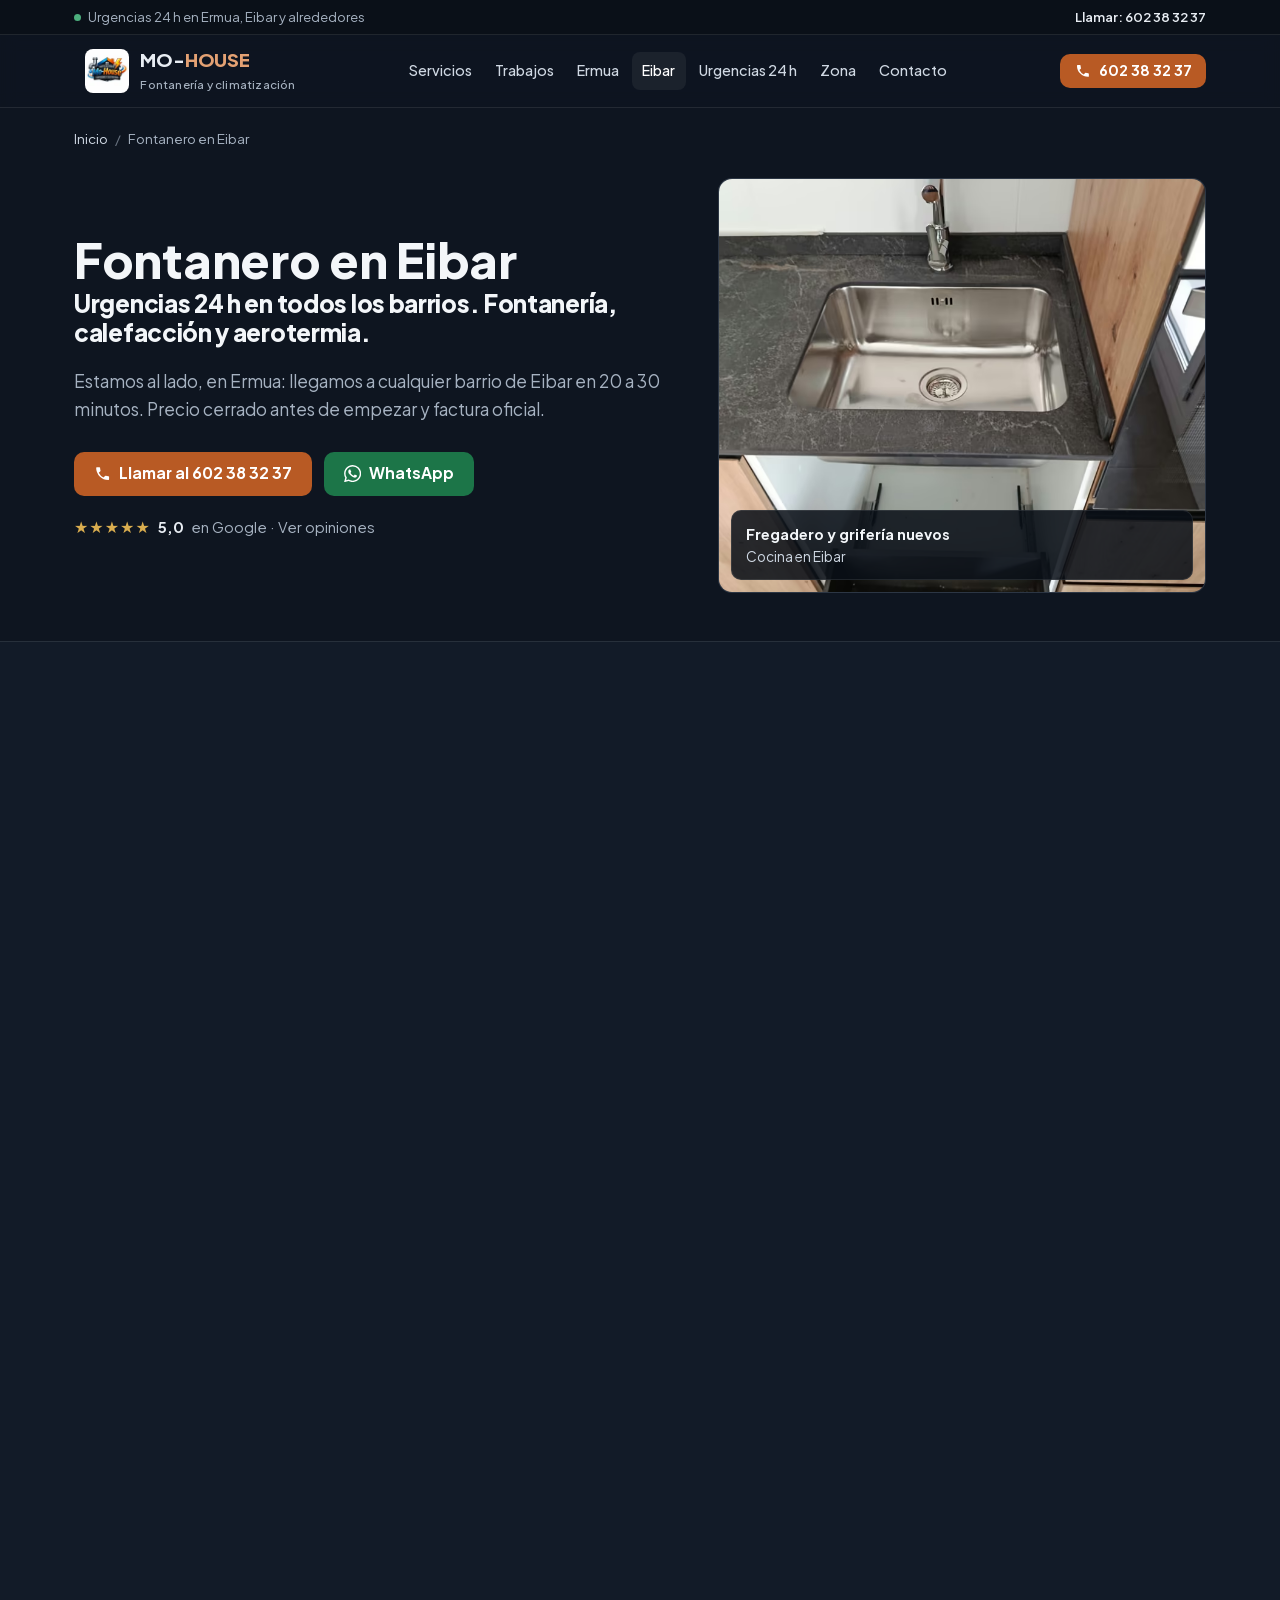
<file: fontanero-eibar/index.html>
<!DOCTYPE html>
<html lang="es">
<head>
<meta charset="UTF-8">
<meta name="viewport" content="width=device-width, initial-scale=1, viewport-fit=cover">
<title>Fontanero en Eibar 24 h · Urgencias y Calefacción | MO-HOUSE</title>
<meta name="description" content="Fontanero en Eibar las 24 h: fugas, atascos, tuberías de plomo, calefacción y aerotermia en todos los barrios. Llegamos en 20-30 min. ☎ 602 38 32 37">
<meta name="robots" content="index, follow, max-image-preview:large, max-snippet:-1">
<link rel="canonical" href="https://mo-house.es/fontanero-eibar/">
<meta name="format-detection" content="telephone=no">
<meta name="geo.region" content="ES-BI">
<meta name="geo.placename" content="Ermua; Eibar">
<meta name="geo.position" content="43.1873;-2.5015">
<meta name="ICBM" content="43.1873, -2.5015">
<meta property="og:type" content="website">
<meta property="og:locale" content="es_ES">
<meta property="og:site_name" content="MO-HOUSE">
<meta property="og:title" content="Fontanero en Eibar 24 h · Urgencias y Calefacción | MO-HOUSE">
<meta property="og:description" content="Fontanero en Eibar las 24 h: fugas, atascos, tuberías de plomo, calefacción y aerotermia en todos los barrios. Llegamos en 20-30 min. ☎ 602 38 32 37">
<meta property="og:url" content="https://mo-house.es/fontanero-eibar/">
<meta property="og:image" content="https://mo-house.es/images/opt/og-mo-house-1200x630.jpg">
<meta property="og:image:width" content="1200">
<meta property="og:image:height" content="630">
<meta name="twitter:card" content="summary_large_image">
<meta name="theme-color" content="#0e1520">
<link rel="icon" href="/favicon.ico" sizes="any">
<link rel="icon" href="/images/opt/favicon-32.png" type="image/png" sizes="32x32">
<link rel="apple-touch-icon" href="/images/opt/apple-touch-icon-180.png">
<link rel="manifest" href="/site.webmanifest">
<link rel="preload" href="/fonts/plus-jakarta-sans-latin.woff2" as="font" type="font/woff2" crossorigin>
<link rel="preload" as="image" type="image/avif" imagesrcset="/images/opt/fontaneria-cocina-fregadero-griferia-eibar-480.avif 480w, /images/opt/fontaneria-cocina-fregadero-griferia-eibar-800.avif 800w" imagesizes="(max-width: 900px) 100vw, 520px" fetchpriority="high">
<link rel="stylesheet" href="/css/site.css">
<script type="application/ld+json">
{
 "@context": "https://schema.org",
 "@graph": [
  {
   "@type": [
    "LocalBusiness",
    "Plumber",
    "HVACBusiness"
   ],
   "@id": "https://mo-house.es/#business",
   "name": "MO-HOUSE",
   "url": "https://mo-house.es/",
   "telephone": "+34602383237",
   "email": "mohamed.akhrif2016@gmail.com",
   "image": "https://mo-house.es/images/opt/og-mo-house-1200x630.jpg",
   "logo": "https://mo-house.es/images/opt/logo-mo-house-512.png",
   "priceRange": "€€",
   "address": {
    "@type": "PostalAddress",
    "addressLocality": "Ermua",
    "postalCode": "48260",
    "addressRegion": "Bizkaia",
    "addressCountry": "ES"
   },
   "geo": {
    "@type": "GeoCoordinates",
    "latitude": 43.1873,
    "longitude": -2.5015
   },
   "openingHoursSpecification": [
    {
     "@type": "OpeningHoursSpecification",
     "dayOfWeek": [
      "Monday",
      "Tuesday",
      "Wednesday",
      "Thursday",
      "Friday",
      "Saturday",
      "Sunday"
     ],
     "opens": "00:00",
     "closes": "23:59"
    }
   ],
   "hasMap": "https://share.google/MHQ0pvipF8k27Tr6L",
   "sameAs": [
    "https://share.google/MHQ0pvipF8k27Tr6L",
    "https://www.google.com/search?kgmid=/g/11p27mvmxk"
   ]
  },
  {
   "@type": "WebPage",
   "@id": "https://mo-house.es/fontanero-eibar/#webpage",
   "url": "https://mo-house.es/fontanero-eibar/",
   "name": "Fontanero en Eibar 24 h · Urgencias y Calefacción | MO-HOUSE",
   "description": "Fontanero en Eibar las 24 h: fugas, atascos, tuberías de plomo, calefacción y aerotermia en todos los barrios. Llegamos en 20-30 min. ☎ 602 38 32 37",
   "inLanguage": "es-ES",
   "isPartOf": {
    "@id": "https://mo-house.es/#website"
   },
   "about": {
    "@id": "https://mo-house.es/#business"
   },
   "primaryImageOfPage": "https://mo-house.es/images/opt/fontaneria-cocina-fregadero-griferia-eibar-1200.webp",
   "dateModified": "2026-11-16",
   "breadcrumb": {
    "@id": "https://mo-house.es/fontanero-eibar/#migas"
   }
  },
  {
   "@type": "BreadcrumbList",
   "@id": "https://mo-house.es/fontanero-eibar/#migas",
   "itemListElement": [
    {
     "@type": "ListItem",
     "position": 1,
     "name": "Inicio",
     "item": "https://mo-house.es/"
    },
    {
     "@type": "ListItem",
     "position": 2,
     "name": "Fontanero en Eibar",
     "item": "https://mo-house.es/fontanero-eibar/"
    }
   ]
  },
  {
   "@type": "Service",
   "@id": "https://mo-house.es/fontanero-eibar/#servicio",
   "name": "Fontanero en Eibar",
   "serviceType": "Plumbing",
   "description": "Fontanería, urgencias 24 horas, calefacción, aerotermia y bajantes en todos los barrios de Eibar.",
   "provider": {
    "@id": "https://mo-house.es/#business"
   },
   "url": "https://mo-house.es/fontanero-eibar/",
   "areaServed": [
    {
     "@type": "City",
     "name": "Eibar"
    },
    {
     "@type": "City",
     "name": "Soraluze"
    },
    {
     "@type": "City",
     "name": "Ermua"
    }
   ],
   "hoursAvailable": {
    "@type": "OpeningHoursSpecification",
    "dayOfWeek": [
     "Monday",
     "Tuesday",
     "Wednesday",
     "Thursday",
     "Friday",
     "Saturday",
     "Sunday"
    ],
    "opens": "00:00",
    "closes": "23:59"
   }
  },
  {
   "@type": "FAQPage",
   "@id": "https://mo-house.es/fontanero-eibar/#preguntas",
   "mainEntity": [
    {
     "@type": "Question",
     "name": "¿Atendéis en todos los barrios de Eibar?",
     "acceptedAnswer": {
      "@type": "Answer",
      "text": "Sí: centro, Amaña, Urki, Ipurua, Txonta, Legarre, Azitain, Barrena, Arrate y el resto. Estamos al lado, en Ermua."
     }
    },
    {
     "@type": "Question",
     "name": "¿Cuánto tardáis en llegar a una urgencia en Eibar?",
     "acceptedAnswer": {
      "@type": "Answer",
      "text": "Normalmente entre 20 y 30 minutos, a cualquier hora del día o de la noche. Llama al 602 38 32 37."
     }
    },
    {
     "@type": "Question",
     "name": "¿Cambiáis tuberías de plomo en pisos de Eibar?",
     "acceptedAnswer": {
      "@type": "Answer",
      "text": "Sí. Es uno de los trabajos que más hacemos: cambiamos el plomo o el cobre antiguo por multicapa, por tramos o la instalación completa del piso."
     }
    },
    {
     "@type": "Question",
     "name": "¿Hacéis el cambio de bañera por plato de ducha?",
     "acceptedAnswer": {
      "@type": "Answer",
      "text": "Sí, normalmente en uno o dos días: quitamos la bañera, adaptamos agua y desagüe, impermeabilizamos y montamos plato y mampara."
     }
    },
    {
     "@type": "Question",
     "name": "¿Dais factura para el seguro?",
     "acceptedAnswer": {
      "@type": "Answer",
      "text": "Sí, factura oficial con NIF Z0617960R. Si la avería la cubre el seguro, te damos la factura y las fotos que te pidan."
     }
    }
   ]
  }
 ]
}
</script>
</head>
<body>
<div class="topbar"><div class="container">
<span><span class="dot"></span>Urgencias 24 h en Ermua, Eibar y alrededores</span>
<a href="tel:+34602383237" data-conversion="call-topbar">Llamar: 602 38 32 37</a>
</div></div>
<header class="header">
<div class="container">
<a href="/" class="brand" aria-label="MO-HOUSE, inicio">
<picture><source type="image/webp" srcset="/images/opt/logo-mo-house-96.webp"><img src="/images/opt/logo-mo-house-96.png" alt="" width="44" height="44"></picture>
<span><span class="brand-name">MO-<span>HOUSE</span></span><span class="brand-sub">Fontanería y climatización</span></span>
</a>
<nav class="nav" aria-label="Principal"><a href="/#servicios">Servicios</a><a href="/#trabajos">Trabajos</a><a href="/fontanero-ermua/">Ermua</a><a href="/fontanero-eibar/" aria-current="page">Eibar</a><a href="/urgencias-24h/">Urgencias 24 h</a><a href="/zona-de-servicio/">Zona</a><a href="/#contacto">Contacto</a></nav>
<div class="header-actions">
<a href="tel:+34602383237" class="btn btn-primary btn-sm" data-conversion="call-header"><svg class="icon" viewBox="0 0 24 24" aria-hidden="true"><path d="M6.6 10.8a15.1 15.1 0 0 0 6.6 6.6l2.2-2.2a1 1 0 0 1 1-.25 11.4 11.4 0 0 0 3.6.57 1 1 0 0 1 1 1V20a1 1 0 0 1-1 1A17 17 0 0 1 3 4a1 1 0 0 1 1-1h3.5a1 1 0 0 1 1 1c0 1.25.2 2.45.57 3.57a1 1 0 0 1-.25 1z"/></svg><span class="btn-call-text">602 38 32 37</span></a>
<button class="menu-btn" id="menuBtn" aria-label="Abrir menú" aria-expanded="false" aria-controls="drawer"><span></span></button>
</div>
</div>
<nav class="drawer" id="drawer" aria-label="Menú móvil"><a href="/#servicios">Servicios</a><a href="/#trabajos">Trabajos</a><a href="/fontanero-ermua/">Ermua</a><a href="/fontanero-eibar/" aria-current="page">Eibar</a><a href="/urgencias-24h/">Urgencias 24 h</a><a href="/zona-de-servicio/">Zona</a><a href="/#contacto">Contacto</a>
<a href="https://wa.me/34602383237?text=Hola%20MO-HOUSE%2C%20te%20escribo%20desde%20la%20web." class="btn btn-wa" target="_blank" rel="noopener" data-conversion="wa-drawer"><svg class="icon" viewBox="0 0 24 24" aria-hidden="true"><path d="M.06 24l1.69-6.16a11.87 11.87 0 0 1-1.59-5.95C.16 5.34 5.5 0 12.05 0a11.82 11.82 0 0 1 8.41 3.49 11.82 11.82 0 0 1 3.48 8.41c0 6.56-5.34 11.89-11.89 11.89a11.9 11.9 0 0 1-5.69-1.45zm6.6-3.81c1.67 1 3.28 1.59 5.39 1.59 5.45 0 9.89-4.43 9.89-9.88 0-5.46-4.42-9.89-9.88-9.89-5.45 0-9.89 4.43-9.89 9.88 0 2.23.65 3.89 1.75 5.64l-1 3.64zm11.38-5.46c-.07-.12-.27-.2-.57-.35-.3-.15-1.76-.87-2.03-.97-.27-.1-.47-.15-.67.15-.2.3-.77.97-.94 1.17-.17.2-.35.22-.64.07-.3-.15-1.26-.46-2.39-1.47-.88-.79-1.48-1.76-1.65-2.06-.17-.3-.02-.46.13-.61.13-.13.3-.35.45-.52.15-.17.2-.3.3-.5.1-.2.05-.37-.03-.52-.07-.15-.67-1.61-.92-2.21-.24-.58-.49-.5-.67-.51h-.57c-.2 0-.52.07-.79.37-.27.3-1.04 1.02-1.04 2.48s1.07 2.88 1.21 3.07c.15.2 2.1 3.2 5.08 4.49.71.31 1.26.49 1.69.63.71.23 1.36.19 1.87.12.57-.09 1.76-.72 2.01-1.41.25-.7.25-1.29.17-1.41z"/></svg><span>Escribir por WhatsApp</span></a>
</nav>
</header>
<main>
<div class="container"><nav aria-label="Migas de pan"><ol class="breadcrumb"><li><a href="/">Inicio</a></li><li aria-current="page">Fontanero en Eibar</li></ol></nav></div>
<section class="page-hero">
<div class="container hero-grid">
<div>
<h1>Fontanero en Eibar<span class="sub" style="display:block;font-size:0.5em">Urgencias 24 h en todos los barrios. Fontanería, calefacción y aerotermia.</span></h1>
<p class="lead">Estamos al lado, en Ermua: llegamos a cualquier barrio de Eibar en 20 a 30 minutos. Precio cerrado antes de empezar y factura oficial.</p>
<div class="cta-row"><a href="tel:+34602383237" class="btn btn-primary" data-conversion="call-hero-eibar"><svg class="icon" viewBox="0 0 24 24" aria-hidden="true"><path d="M6.6 10.8a15.1 15.1 0 0 0 6.6 6.6l2.2-2.2a1 1 0 0 1 1-.25 11.4 11.4 0 0 0 3.6.57 1 1 0 0 1 1 1V20a1 1 0 0 1-1 1A17 17 0 0 1 3 4a1 1 0 0 1 1-1h3.5a1 1 0 0 1 1 1c0 1.25.2 2.45.57 3.57a1 1 0 0 1-.25 1z"/></svg><span>Llamar al 602 38 32 37</span></a><a href="https://wa.me/34602383237?text=Hola%20MO-HOUSE%2C%20necesito%20un%20fontanero%20en%20Eibar." class="btn btn-wa" target="_blank" rel="noopener" data-conversion="wa-hero-eibar"><svg class="icon" viewBox="0 0 24 24" aria-hidden="true"><path d="M.06 24l1.69-6.16a11.87 11.87 0 0 1-1.59-5.95C.16 5.34 5.5 0 12.05 0a11.82 11.82 0 0 1 8.41 3.49 11.82 11.82 0 0 1 3.48 8.41c0 6.56-5.34 11.89-11.89 11.89a11.9 11.9 0 0 1-5.69-1.45zm6.6-3.81c1.67 1 3.28 1.59 5.39 1.59 5.45 0 9.89-4.43 9.89-9.88 0-5.46-4.42-9.89-9.88-9.89-5.45 0-9.89 4.43-9.89 9.88 0 2.23.65 3.89 1.75 5.64l-1 3.64zm11.38-5.46c-.07-.12-.27-.2-.57-.35-.3-.15-1.76-.87-2.03-.97-.27-.1-.47-.15-.67.15-.2.3-.77.97-.94 1.17-.17.2-.35.22-.64.07-.3-.15-1.26-.46-2.39-1.47-.88-.79-1.48-1.76-1.65-2.06-.17-.3-.02-.46.13-.61.13-.13.3-.35.45-.52.15-.17.2-.3.3-.5.1-.2.05-.37-.03-.52-.07-.15-.67-1.61-.92-2.21-.24-.58-.49-.5-.67-.51h-.57c-.2 0-.52.07-.79.37-.27.3-1.04 1.02-1.04 2.48s1.07 2.88 1.21 3.07c.15.2 2.1 3.2 5.08 4.49.71.31 1.26.49 1.69.63.71.23 1.36.19 1.87.12.57-.09 1.76-.72 2.01-1.41.25-.7.25-1.29.17-1.41z"/></svg><span>WhatsApp</span></a></div>
<a class="rating" href="https://share.google/MHQ0pvipF8k27Tr6L" target="_blank" rel="noopener" data-conversion="maps-hero-eibar"><span class="stars" aria-hidden="true">★★★★★</span><strong>5,0</strong><span>en Google · Ver opiniones</span></a>
</div>
<figure class="hero-photo"><picture><source type="image/avif" srcset="/images/opt/fontaneria-cocina-fregadero-griferia-eibar-480.avif 480w, /images/opt/fontaneria-cocina-fregadero-griferia-eibar-800.avif 800w" sizes="(max-width: 900px) 100vw, 520px"><source type="image/webp" srcset="/images/opt/fontaneria-cocina-fregadero-griferia-eibar-480.webp 480w, /images/opt/fontaneria-cocina-fregadero-griferia-eibar-800.webp 800w" sizes="(max-width: 900px) 100vw, 520px"><img src="/images/opt/fontaneria-cocina-fregadero-griferia-eibar-800.jpg" alt="Fregadero y grifería instalados en una cocina de Eibar" width="800" height="1067" fetchpriority="high" decoding="async" style="object-position: 50% 40%;"></picture><figcaption><strong>Fregadero y grifería nuevos</strong>Cocina en Eibar</figcaption></figure>
</div>
</section>
<section class="section alt below">
<div class="container layout">
<article class="prose">
<h2>Tu fontanero en Eibar, a cinco minutos</h2>
<p>MO-HOUSE es de Ermua, pegado a Eibar, y buena parte de nuestro trabajo está en Eibar: pisos, comunidades, bajos comerciales y talleres. Atendemos cualquier barrio, del centro a Amaña, Urki, Ipurua, Txonta, Legarre, Azitain, Barrena o Arrate.</p>

<h2>Servicios en Eibar</h2>
<ul>
<li><strong>Urgencias 24 h:</strong> fugas, tuberías reventadas, agua que baja al vecino, atascos y calefacción parada.</li>
<li><strong>Tuberías:</strong> cambio de plomo y cobre antiguo por multicapa, llaves de paso, contadores y reductores de presión.</li>
<li><strong>Calefacción y clima:</strong> radiadores, aerotermia, aire acondicionado y mejora de instalaciones existentes.</li>
<li><strong>Comunidades:</strong> bajantes (también de fibrocemento con empresa autorizada), colectores y arquetas.</li>
<li><strong>Baños y cocinas:</strong> cambio de bañera por ducha, fregaderos, lavavajillas y nuevas tomas.</li>
</ul>

<h2>Edificios de Eibar: lo que solemos encontrar</h2>
<p>En Eibar hay muchos edificios de los años 50, 60 y 70, levantados cuando la ciudad creció con la industria. En esos pisos es habitual encontrar tuberías de plomo o cobre muy gastadas, hornacinas de contador con racores oxidados, bajantes comunitarias de fibrocemento y presiones de agua altas que acaban rompiendo latiguillos y grifos.</p>
<p>Muchas veces una fuga pequeña es el aviso de que el tramo entero está mal. Te lo explicamos y te damos las dos opciones: reparar el punto o cambiar el tramo.</p>

<h2>Cómo trabajamos</h2>
<ol>
<li>Llamas o mandas fotos por WhatsApp al 602 38 32 37.</li>
<li>Precio cerrado antes de empezar, sin sorpresas.</li>
<li>Trabajo hecho y zona limpia.</li>
<li>Factura oficial para ti, el seguro o la comunidad.</li>
</ol>
<div class="photo-row"><figure><picture><source type="image/avif" srcset="/images/opt/hornacina-contador-agua-llave-paso-eibar-480.avif 480w, /images/opt/hornacina-contador-agua-llave-paso-eibar-800.avif 800w" sizes="(max-width: 560px) 50vw, 250px"><source type="image/webp" srcset="/images/opt/hornacina-contador-agua-llave-paso-eibar-480.webp 480w, /images/opt/hornacina-contador-agua-llave-paso-eibar-800.webp 800w" sizes="(max-width: 560px) 50vw, 250px"><img src="/images/opt/hornacina-contador-agua-llave-paso-eibar-800.jpg" alt="Contador de agua y llave de paso con racores oxidados en Eibar" width="800" height="450" loading="lazy" decoding="async"></picture><figcaption>Hornacina de contador antes de cambiarla, Eibar</figcaption></figure><figure><picture><source type="image/avif" srcset="/images/opt/reparacion-bajante-comunitaria-pvc-eibar-480.avif 480w, /images/opt/reparacion-bajante-comunitaria-pvc-eibar-800.avif 800w" sizes="(max-width: 560px) 50vw, 250px"><source type="image/webp" srcset="/images/opt/reparacion-bajante-comunitaria-pvc-eibar-480.webp 480w, /images/opt/reparacion-bajante-comunitaria-pvc-eibar-800.webp 800w" sizes="(max-width: 560px) 50vw, 250px"><img src="/images/opt/reparacion-bajante-comunitaria-pvc-eibar-800.jpg" alt="Bajante comunitaria de PVC en un edificio de Eibar" width="800" height="1067" loading="lazy" decoding="async"></picture><figcaption>Bajante comunitaria nueva, Eibar</figcaption></figure><figure><picture><source type="image/avif" srcset="/images/opt/instalacion-radiador-calefaccion-aluminio-eibar-480.avif 480w, /images/opt/instalacion-radiador-calefaccion-aluminio-eibar-800.avif 800w" sizes="(max-width: 560px) 50vw, 250px"><source type="image/webp" srcset="/images/opt/instalacion-radiador-calefaccion-aluminio-eibar-480.webp 480w, /images/opt/instalacion-radiador-calefaccion-aluminio-eibar-800.webp 800w" sizes="(max-width: 560px) 50vw, 250px"><img src="/images/opt/instalacion-radiador-calefaccion-aluminio-eibar-800.jpg" alt="Radiador de aluminio instalado en un piso de Eibar" width="800" height="1067" loading="lazy" decoding="async"></picture><figcaption>Radiador nuevo, Eibar</figcaption></figure></div>

<h2>Alrededor de Eibar</h2>
<p>Desde Eibar vamos a <a href="/fontanero-ermua/">Ermua</a>, Soraluze, Elgoibar, Mendaro, Deba, Bergara y Elgeta. Tienes la lista completa en <a href="/zona-de-servicio/">zona de servicio</a>.</p>
<p class="eu" lang="eu">Iturgina Eibarren: larrialdiak 24 orduz, ur-ihesak, buxadurak, berogailua eta aerotermia. Deitu 602 38 32 37 zenbakira.</p>
</article>
<aside class="aside">
<div class="aside-box">
<h3>Urgencias 24 horas</h3>
<p>Llama a cualquier hora o manda fotos de la avería por WhatsApp.</p>
<a href="tel:+34602383237" class="btn btn-primary" data-conversion="call-eibar"><svg class="icon" viewBox="0 0 24 24" aria-hidden="true"><path d="M6.6 10.8a15.1 15.1 0 0 0 6.6 6.6l2.2-2.2a1 1 0 0 1 1-.25 11.4 11.4 0 0 0 3.6.57 1 1 0 0 1 1 1V20a1 1 0 0 1-1 1A17 17 0 0 1 3 4a1 1 0 0 1 1-1h3.5a1 1 0 0 1 1 1c0 1.25.2 2.45.57 3.57a1 1 0 0 1-.25 1z"/></svg><span>Llamar al 602 38 32 37</span></a>
<a href="https://wa.me/34602383237?text=Hola%20MO-HOUSE%2C%20necesito%20un%20fontanero%20en%20Eibar." class="btn btn-wa" target="_blank" rel="noopener" data-conversion="wa-eibar"><svg class="icon" viewBox="0 0 24 24" aria-hidden="true"><path d="M.06 24l1.69-6.16a11.87 11.87 0 0 1-1.59-5.95C.16 5.34 5.5 0 12.05 0a11.82 11.82 0 0 1 8.41 3.49 11.82 11.82 0 0 1 3.48 8.41c0 6.56-5.34 11.89-11.89 11.89a11.9 11.9 0 0 1-5.69-1.45zm6.6-3.81c1.67 1 3.28 1.59 5.39 1.59 5.45 0 9.89-4.43 9.89-9.88 0-5.46-4.42-9.89-9.88-9.89-5.45 0-9.89 4.43-9.89 9.88 0 2.23.65 3.89 1.75 5.64l-1 3.64zm11.38-5.46c-.07-.12-.27-.2-.57-.35-.3-.15-1.76-.87-2.03-.97-.27-.1-.47-.15-.67.15-.2.3-.77.97-.94 1.17-.17.2-.35.22-.64.07-.3-.15-1.26-.46-2.39-1.47-.88-.79-1.48-1.76-1.65-2.06-.17-.3-.02-.46.13-.61.13-.13.3-.35.45-.52.15-.17.2-.3.3-.5.1-.2.05-.37-.03-.52-.07-.15-.67-1.61-.92-2.21-.24-.58-.49-.5-.67-.51h-.57c-.2 0-.52.07-.79.37-.27.3-1.04 1.02-1.04 2.48s1.07 2.88 1.21 3.07c.15.2 2.1 3.2 5.08 4.49.71.31 1.26.49 1.69.63.71.23 1.36.19 1.87.12.57-.09 1.76-.72 2.01-1.41.25-.7.25-1.29.17-1.41z"/></svg><span>Enviar fotos por WhatsApp</span></a>
</div>
<div class="aside-box"><h3>Opiniones</h3><p>Nuestros clientes nos valoran con 5 estrellas en Google.</p><a class="rating" href="https://share.google/MHQ0pvipF8k27Tr6L" target="_blank" rel="noopener" data-conversion="maps-aside-eibar"><span class="stars" aria-hidden="true">★★★★★</span><strong>5,0</strong><span>en Google · Ver opiniones</span></a></div>
<div class="aside-box"><h3>También te puede interesar</h3><ul style="margin-top:0.6rem"><li><a href="/fontanero-ermua/">Fontanero en Ermua</a></li><li><a href="/urgencias-24h/">Urgencias 24 h</a></li><li><a href="/aerotermia-climatizacion/">Aerotermia y climatización</a></li><li><a href="/bajantes-fibrocemento/">Bajantes de fibrocemento</a></li><li><a href="/zona-de-servicio/#debabarrena">Bajo Deba</a></li></ul></div>
</aside>
</div>
</section>
<section class="section below" id="preguntas">
<div class="container">
<div class="section-head center"><h2>Preguntas frecuentes</h2></div>
<div class="faq"><details><summary>¿Atendéis en todos los barrios de Eibar?</summary><div><p>Sí: centro, Amaña, Urki, Ipurua, Txonta, Legarre, Azitain, Barrena, Arrate y el resto. Estamos al lado, en Ermua.</p></div></details><details><summary>¿Cuánto tardáis en llegar a una urgencia en Eibar?</summary><div><p>Normalmente entre 20 y 30 minutos, a cualquier hora del día o de la noche. Llama al 602 38 32 37.</p></div></details><details><summary>¿Cambiáis tuberías de plomo en pisos de Eibar?</summary><div><p>Sí. Es uno de los trabajos que más hacemos: cambiamos el plomo o el cobre antiguo por multicapa, por tramos o la instalación completa del piso.</p></div></details><details><summary>¿Hacéis el cambio de bañera por plato de ducha?</summary><div><p>Sí, normalmente en uno o dos días: quitamos la bañera, adaptamos agua y desagüe, impermeabilizamos y montamos plato y mampara.</p></div></details><details><summary>¿Dais factura para el seguro?</summary><div><p>Sí, factura oficial con NIF Z0617960R. Si la avería la cubre el seguro, te damos la factura y las fotos que te pidan.</p></div></details></div>
<div style="margin-top:3rem"><div class="cta-band">
<div><h2>¿Tienes una avería o quieres presupuesto?</h2><p>Llama o manda fotos por WhatsApp. Te contesta el instalador, no una centralita.</p></div>
<div class="cta-row"><a href="tel:+34602383237" class="btn btn-primary" data-conversion="call-eibar-final"><svg class="icon" viewBox="0 0 24 24" aria-hidden="true"><path d="M6.6 10.8a15.1 15.1 0 0 0 6.6 6.6l2.2-2.2a1 1 0 0 1 1-.25 11.4 11.4 0 0 0 3.6.57 1 1 0 0 1 1 1V20a1 1 0 0 1-1 1A17 17 0 0 1 3 4a1 1 0 0 1 1-1h3.5a1 1 0 0 1 1 1c0 1.25.2 2.45.57 3.57a1 1 0 0 1-.25 1z"/></svg><span>Llamar al 602 38 32 37</span></a><a href="https://wa.me/34602383237?text=Hola%20MO-HOUSE%2C%20necesito%20un%20fontanero%20en%20Eibar." class="btn btn-wa" target="_blank" rel="noopener" data-conversion="wa-eibar-final"><svg class="icon" viewBox="0 0 24 24" aria-hidden="true"><path d="M.06 24l1.69-6.16a11.87 11.87 0 0 1-1.59-5.95C.16 5.34 5.5 0 12.05 0a11.82 11.82 0 0 1 8.41 3.49 11.82 11.82 0 0 1 3.48 8.41c0 6.56-5.34 11.89-11.89 11.89a11.9 11.9 0 0 1-5.69-1.45zm6.6-3.81c1.67 1 3.28 1.59 5.39 1.59 5.45 0 9.89-4.43 9.89-9.88 0-5.46-4.42-9.89-9.88-9.89-5.45 0-9.89 4.43-9.89 9.88 0 2.23.65 3.89 1.75 5.64l-1 3.64zm11.38-5.46c-.07-.12-.27-.2-.57-.35-.3-.15-1.76-.87-2.03-.97-.27-.1-.47-.15-.67.15-.2.3-.77.97-.94 1.17-.17.2-.35.22-.64.07-.3-.15-1.26-.46-2.39-1.47-.88-.79-1.48-1.76-1.65-2.06-.17-.3-.02-.46.13-.61.13-.13.3-.35.45-.52.15-.17.2-.3.3-.5.1-.2.05-.37-.03-.52-.07-.15-.67-1.61-.92-2.21-.24-.58-.49-.5-.67-.51h-.57c-.2 0-.52.07-.79.37-.27.3-1.04 1.02-1.04 2.48s1.07 2.88 1.21 3.07c.15.2 2.1 3.2 5.08 4.49.71.31 1.26.49 1.69.63.71.23 1.36.19 1.87.12.57-.09 1.76-.72 2.01-1.41.25-.7.25-1.29.17-1.41z"/></svg><span>WhatsApp</span></a></div>
</div></div>
</div>
</section>
</main>
<footer class="footer below">
<div class="container">
<div class="footer-grid">
<div>
<a href="/" class="brand"><picture><source type="image/webp" srcset="/images/opt/logo-mo-house-96.webp"><img src="/images/opt/logo-mo-house-96.png" alt="" width="44" height="44" loading="lazy"></picture><span class="brand-name">MO-<span>HOUSE</span></span></a>
<p>Fontanería, climatización, aerotermia y calefacción en Ermua, Eibar y alrededores. Urgencias 24 horas.</p>
<p style="margin-top:0.75rem"><a href="tel:+34602383237" data-conversion="call-footer"><strong>602 38 32 37</strong></a><br>mohamed.akhrif2016@gmail.com<br>NIF Z0617960R</p>
</div>
<div>
<h3>Servicios</h3>
<ul>
<li><a href="/urgencias-24h/">Fontanero urgente 24 h</a></li>
<li><a href="/#servicios">Fontanería y fugas</a></li>
<li><a href="/aerotermia-climatizacion/">Aerotermia y aire acondicionado</a></li>
<li><a href="/aerotermia-climatizacion/#calefaccion">Calefacción y radiadores</a></li>
<li><a href="/bajantes-fibrocemento/">Bajantes de fibrocemento</a></li>
<li><a href="/reparaciones-obras-ermua/">Reparaciones y obras</a></li>
</ul>
</div>
<div>
<h3>Dónde trabajamos</h3>
<ul>
<li><a href="/fontanero-ermua/">Fontanero en Ermua</a></li>
<li><a href="/fontanero-eibar/">Fontanero en Eibar</a></li>
<li><a href="/zona-de-servicio/#debabarrena">Bajo Deba (Debabarrena)</a></li><li><a href="/zona-de-servicio/#durangaldea">Durangaldea</a></li><li><a href="/zona-de-servicio/#debagoiena">Alto Deba (Debagoiena)</a></li><li><a href="/zona-de-servicio/#lea-artibai">Lea-Artibai</a></li><li><a href="/zona-de-servicio/#urola">Urola (Kosta, Erdia y Goiena)</a></li>
</ul>
</div>
<div>
<h3>Contacto</h3>
<ul>
<li><a href="tel:+34602383237" data-conversion="call-footer2">Llamar: 602 38 32 37</a></li>
<li><a href="https://wa.me/34602383237?text=Hola%20MO-HOUSE%2C%20te%20escribo%20desde%20la%20web." target="_blank" rel="noopener" data-conversion="wa-footer">WhatsApp</a></li>
<li><a href="mailto:mohamed.akhrif2016@gmail.com">Correo electrónico</a></li>
<li><a href="https://share.google/MHQ0pvipF8k27Tr6L" target="_blank" rel="noopener" data-conversion="maps-footer">MO-HOUSE en Google</a></li>
</ul>
</div>
</div>
<div class="footer-bottom">
<span>&copy; <span id="year">2026</span> MO-HOUSE · Ermua y Eibar</span>
<span><button type="button" data-legal="aviso">Aviso legal</button><button type="button" data-legal="privacidad">Privacidad</button><button type="button" data-legal="cookies">Cookies</button></span>
</div>
<p class="credit">Web y SEO local: <a href="https://estudios.presupuesta.net/?utm_source=mo-house&amp;utm_medium=footer-credit&amp;utm_campaign=client-referral" target="_blank" rel="noopener">Presupuesta Estudios</a></p>
</div>
</footer>
<div class="dock">
<a href="https://wa.me/34602383237?text=Hola%20MO-HOUSE%2C%20necesito%20un%20fontanero." class="btn btn-wa" target="_blank" rel="noopener" data-conversion="wa-dock"><svg class="icon" viewBox="0 0 24 24" aria-hidden="true"><path d="M.06 24l1.69-6.16a11.87 11.87 0 0 1-1.59-5.95C.16 5.34 5.5 0 12.05 0a11.82 11.82 0 0 1 8.41 3.49 11.82 11.82 0 0 1 3.48 8.41c0 6.56-5.34 11.89-11.89 11.89a11.9 11.9 0 0 1-5.69-1.45zm6.6-3.81c1.67 1 3.28 1.59 5.39 1.59 5.45 0 9.89-4.43 9.89-9.88 0-5.46-4.42-9.89-9.88-9.89-5.45 0-9.89 4.43-9.89 9.88 0 2.23.65 3.89 1.75 5.64l-1 3.64zm11.38-5.46c-.07-.12-.27-.2-.57-.35-.3-.15-1.76-.87-2.03-.97-.27-.1-.47-.15-.67.15-.2.3-.77.97-.94 1.17-.17.2-.35.22-.64.07-.3-.15-1.26-.46-2.39-1.47-.88-.79-1.48-1.76-1.65-2.06-.17-.3-.02-.46.13-.61.13-.13.3-.35.45-.52.15-.17.2-.3.3-.5.1-.2.05-.37-.03-.52-.07-.15-.67-1.61-.92-2.21-.24-.58-.49-.5-.67-.51h-.57c-.2 0-.52.07-.79.37-.27.3-1.04 1.02-1.04 2.48s1.07 2.88 1.21 3.07c.15.2 2.1 3.2 5.08 4.49.71.31 1.26.49 1.69.63.71.23 1.36.19 1.87.12.57-.09 1.76-.72 2.01-1.41.25-.7.25-1.29.17-1.41z"/></svg><span>WhatsApp</span></a>
<a href="tel:+34602383237" class="btn btn-primary" data-conversion="call-dock"><svg class="icon" viewBox="0 0 24 24" aria-hidden="true"><path d="M6.6 10.8a15.1 15.1 0 0 0 6.6 6.6l2.2-2.2a1 1 0 0 1 1-.25 11.4 11.4 0 0 0 3.6.57 1 1 0 0 1 1 1V20a1 1 0 0 1-1 1A17 17 0 0 1 3 4a1 1 0 0 1 1-1h3.5a1 1 0 0 1 1 1c0 1.25.2 2.45.57 3.57a1 1 0 0 1-.25 1z"/></svg><span>602 38 32 37</span></a>
</div>
<div class="modal" id="legal" role="dialog" aria-modal="true" aria-labelledby="legalTitle">
<div class="modal-box"><div class="modal-top"><strong id="legalTitle" data-legal-title>Aviso legal</strong><button class="modal-close" aria-label="Cerrar">&times;</button></div><div class="modal-body"></div></div>
</div>
<script src="/js/site.js?v=ae0aca37" defer></script>
</body>
</html>
</file>
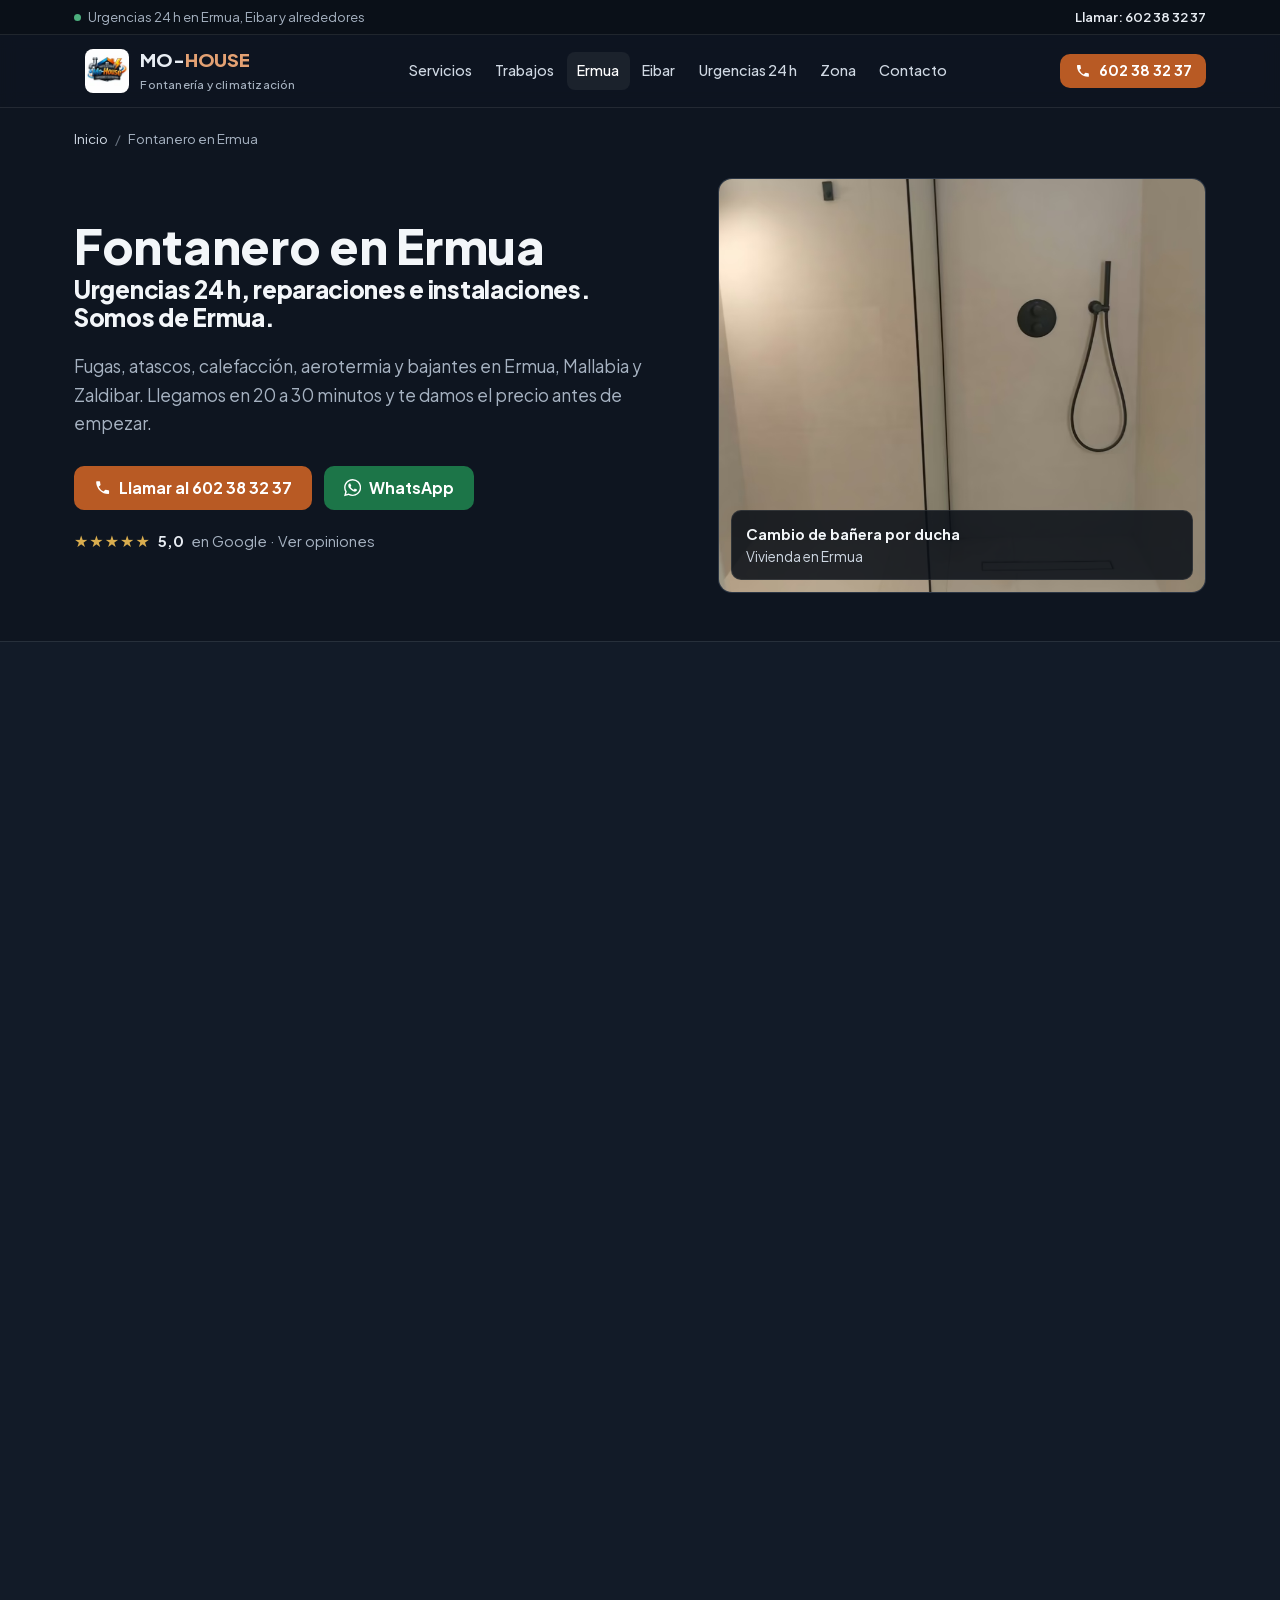
<file: fontanero-ermua/index.html>
<!DOCTYPE html>
<html lang="es">
<head>
<meta charset="UTF-8">
<meta name="viewport" content="width=device-width, initial-scale=1, viewport-fit=cover">
<title>Fontanero en Ermua 24 h · Urgencias y Calefacción | MO-HOUSE</title>
<meta name="description" content="Fontanero de Ermua: urgencias 24 h, fugas, atascos, calefacción, aerotermia y bajantes en Ermua, Mallabia y Zaldibar. Llegamos en 20-30 min. ☎ 602 38 32 37">
<meta name="robots" content="index, follow, max-image-preview:large, max-snippet:-1">
<link rel="canonical" href="https://mo-house.es/fontanero-ermua/">
<meta name="format-detection" content="telephone=no">
<meta name="geo.region" content="ES-BI">
<meta name="geo.placename" content="Ermua; Eibar">
<meta name="geo.position" content="43.1873;-2.5015">
<meta name="ICBM" content="43.1873, -2.5015">
<meta property="og:type" content="website">
<meta property="og:locale" content="es_ES">
<meta property="og:site_name" content="MO-HOUSE">
<meta property="og:title" content="Fontanero en Ermua 24 h · Urgencias y Calefacción | MO-HOUSE">
<meta property="og:description" content="Fontanero de Ermua: urgencias 24 h, fugas, atascos, calefacción, aerotermia y bajantes en Ermua, Mallabia y Zaldibar. Llegamos en 20-30 min. ☎ 602 38 32 37">
<meta property="og:url" content="https://mo-house.es/fontanero-ermua/">
<meta property="og:image" content="https://mo-house.es/images/opt/og-mo-house-1200x630.jpg">
<meta property="og:image:width" content="1200">
<meta property="og:image:height" content="630">
<meta name="twitter:card" content="summary_large_image">
<meta name="theme-color" content="#0e1520">
<link rel="icon" href="/favicon.ico" sizes="any">
<link rel="icon" href="/images/opt/favicon-32.png" type="image/png" sizes="32x32">
<link rel="apple-touch-icon" href="/images/opt/apple-touch-icon-180.png">
<link rel="manifest" href="/site.webmanifest">
<link rel="preload" href="/fonts/plus-jakarta-sans-latin.woff2" as="font" type="font/woff2" crossorigin>
<link rel="preload" as="image" type="image/avif" imagesrcset="/images/opt/cambio-banera-por-plato-ducha-eibar-480.avif 480w, /images/opt/cambio-banera-por-plato-ducha-eibar-800.avif 800w" imagesizes="(max-width: 900px) 100vw, 520px" fetchpriority="high">
<link rel="stylesheet" href="/css/site.css">
<script type="application/ld+json">
{
 "@context": "https://schema.org",
 "@graph": [
  {
   "@type": [
    "LocalBusiness",
    "Plumber",
    "HVACBusiness"
   ],
   "@id": "https://mo-house.es/#business",
   "name": "MO-HOUSE",
   "url": "https://mo-house.es/",
   "telephone": "+34602383237",
   "email": "mohamed.akhrif2016@gmail.com",
   "image": "https://mo-house.es/images/opt/og-mo-house-1200x630.jpg",
   "logo": "https://mo-house.es/images/opt/logo-mo-house-512.png",
   "priceRange": "€€",
   "address": {
    "@type": "PostalAddress",
    "addressLocality": "Ermua",
    "postalCode": "48260",
    "addressRegion": "Bizkaia",
    "addressCountry": "ES"
   },
   "geo": {
    "@type": "GeoCoordinates",
    "latitude": 43.1873,
    "longitude": -2.5015
   },
   "openingHoursSpecification": [
    {
     "@type": "OpeningHoursSpecification",
     "dayOfWeek": [
      "Monday",
      "Tuesday",
      "Wednesday",
      "Thursday",
      "Friday",
      "Saturday",
      "Sunday"
     ],
     "opens": "00:00",
     "closes": "23:59"
    }
   ],
   "hasMap": "https://share.google/MHQ0pvipF8k27Tr6L",
   "sameAs": [
    "https://share.google/MHQ0pvipF8k27Tr6L",
    "https://www.google.com/search?kgmid=/g/11p27mvmxk"
   ]
  },
  {
   "@type": "WebPage",
   "@id": "https://mo-house.es/fontanero-ermua/#webpage",
   "url": "https://mo-house.es/fontanero-ermua/",
   "name": "Fontanero en Ermua 24 h · Urgencias y Calefacción | MO-HOUSE",
   "description": "Fontanero de Ermua: urgencias 24 h, fugas, atascos, calefacción, aerotermia y bajantes en Ermua, Mallabia y Zaldibar. Llegamos en 20-30 min. ☎ 602 38 32 37",
   "inLanguage": "es-ES",
   "isPartOf": {
    "@id": "https://mo-house.es/#website"
   },
   "about": {
    "@id": "https://mo-house.es/#business"
   },
   "primaryImageOfPage": "https://mo-house.es/images/opt/cambio-banera-por-plato-ducha-eibar-1200.webp",
   "dateModified": "2026-11-16",
   "breadcrumb": {
    "@id": "https://mo-house.es/fontanero-ermua/#migas"
   }
  },
  {
   "@type": "BreadcrumbList",
   "@id": "https://mo-house.es/fontanero-ermua/#migas",
   "itemListElement": [
    {
     "@type": "ListItem",
     "position": 1,
     "name": "Inicio",
     "item": "https://mo-house.es/"
    },
    {
     "@type": "ListItem",
     "position": 2,
     "name": "Fontanero en Ermua",
     "item": "https://mo-house.es/fontanero-ermua/"
    }
   ]
  },
  {
   "@type": "Service",
   "@id": "https://mo-house.es/fontanero-ermua/#servicio",
   "name": "Fontanero en Ermua",
   "serviceType": "Plumbing",
   "description": "Fontanería, urgencias 24 horas, calefacción, aerotermia y bajantes en Ermua, Mallabia y Zaldibar.",
   "provider": {
    "@id": "https://mo-house.es/#business"
   },
   "url": "https://mo-house.es/fontanero-ermua/",
   "areaServed": [
    {
     "@type": "City",
     "name": "Ermua"
    },
    {
     "@type": "City",
     "name": "Mallabia"
    },
    {
     "@type": "City",
     "name": "Zaldibar"
    },
    {
     "@type": "City",
     "name": "Eibar"
    }
   ],
   "hoursAvailable": {
    "@type": "OpeningHoursSpecification",
    "dayOfWeek": [
     "Monday",
     "Tuesday",
     "Wednesday",
     "Thursday",
     "Friday",
     "Saturday",
     "Sunday"
    ],
    "opens": "00:00",
    "closes": "23:59"
   }
  },
  {
   "@type": "FAQPage",
   "@id": "https://mo-house.es/fontanero-ermua/#preguntas",
   "mainEntity": [
    {
     "@type": "Question",
     "name": "¿Tenéis fontanero urgente en Ermua por la noche o en fin de semana?",
     "acceptedAnswer": {
      "@type": "Answer",
      "text": "Sí. Atendemos urgencias en Ermua las 24 horas, todos los días, en el 602 38 32 37. Como somos de aquí, normalmente llegamos en 20 a 30 minutos."
     }
    },
    {
     "@type": "Question",
     "name": "¿Vais también a Mallabia y Zaldibar?",
     "acceptedAnswer": {
      "@type": "Answer",
      "text": "Sí, son pueblos vecinos y vamos igual que a Ermua. También a Eibar, Berriz, Durango y el resto de Durangaldea."
     }
    },
    {
     "@type": "Question",
     "name": "¿Hacéis presupuesto sin compromiso en Ermua?",
     "acceptedAnswer": {
      "@type": "Answer",
      "text": "Sí. Con fotos o un vídeo por WhatsApp muchas veces ya podemos darte precio. Si hace falta verlo, pasamos por tu casa sin compromiso."
     }
    },
    {
     "@type": "Question",
     "name": "¿Trabajáis con comunidades y administradores de fincas de Ermua?",
     "acceptedAnswer": {
      "@type": "Answer",
      "text": "Sí: bajantes, colectores, contadores, atascos en garajes y averías en zonas comunes. Damos factura oficial y la documentación que pida la comunidad o el seguro."
     }
    },
    {
     "@type": "Question",
     "name": "¿Instaláis aerotermia o aire acondicionado en Ermua?",
     "acceptedAnswer": {
      "@type": "Answer",
      "text": "Sí, en pisos y casas de Ermua. Primero miramos si tu vivienda es buena candidata para aerotermia. Más sobre aerotermia."
     }
    }
   ]
  }
 ]
}
</script>
</head>
<body>
<div class="topbar"><div class="container">
<span><span class="dot"></span>Urgencias 24 h en Ermua, Eibar y alrededores</span>
<a href="tel:+34602383237" data-conversion="call-topbar">Llamar: 602 38 32 37</a>
</div></div>
<header class="header">
<div class="container">
<a href="/" class="brand" aria-label="MO-HOUSE, inicio">
<picture><source type="image/webp" srcset="/images/opt/logo-mo-house-96.webp"><img src="/images/opt/logo-mo-house-96.png" alt="" width="44" height="44"></picture>
<span><span class="brand-name">MO-<span>HOUSE</span></span><span class="brand-sub">Fontanería y climatización</span></span>
</a>
<nav class="nav" aria-label="Principal"><a href="/#servicios">Servicios</a><a href="/#trabajos">Trabajos</a><a href="/fontanero-ermua/" aria-current="page">Ermua</a><a href="/fontanero-eibar/">Eibar</a><a href="/urgencias-24h/">Urgencias 24 h</a><a href="/zona-de-servicio/">Zona</a><a href="/#contacto">Contacto</a></nav>
<div class="header-actions">
<a href="tel:+34602383237" class="btn btn-primary btn-sm" data-conversion="call-header"><svg class="icon" viewBox="0 0 24 24" aria-hidden="true"><path d="M6.6 10.8a15.1 15.1 0 0 0 6.6 6.6l2.2-2.2a1 1 0 0 1 1-.25 11.4 11.4 0 0 0 3.6.57 1 1 0 0 1 1 1V20a1 1 0 0 1-1 1A17 17 0 0 1 3 4a1 1 0 0 1 1-1h3.5a1 1 0 0 1 1 1c0 1.25.2 2.45.57 3.57a1 1 0 0 1-.25 1z"/></svg><span class="btn-call-text">602 38 32 37</span></a>
<button class="menu-btn" id="menuBtn" aria-label="Abrir menú" aria-expanded="false" aria-controls="drawer"><span></span></button>
</div>
</div>
<nav class="drawer" id="drawer" aria-label="Menú móvil"><a href="/#servicios">Servicios</a><a href="/#trabajos">Trabajos</a><a href="/fontanero-ermua/" aria-current="page">Ermua</a><a href="/fontanero-eibar/">Eibar</a><a href="/urgencias-24h/">Urgencias 24 h</a><a href="/zona-de-servicio/">Zona</a><a href="/#contacto">Contacto</a>
<a href="https://wa.me/34602383237?text=Hola%20MO-HOUSE%2C%20te%20escribo%20desde%20la%20web." class="btn btn-wa" target="_blank" rel="noopener" data-conversion="wa-drawer"><svg class="icon" viewBox="0 0 24 24" aria-hidden="true"><path d="M.06 24l1.69-6.16a11.87 11.87 0 0 1-1.59-5.95C.16 5.34 5.5 0 12.05 0a11.82 11.82 0 0 1 8.41 3.49 11.82 11.82 0 0 1 3.48 8.41c0 6.56-5.34 11.89-11.89 11.89a11.9 11.9 0 0 1-5.69-1.45zm6.6-3.81c1.67 1 3.28 1.59 5.39 1.59 5.45 0 9.89-4.43 9.89-9.88 0-5.46-4.42-9.89-9.88-9.89-5.45 0-9.89 4.43-9.89 9.88 0 2.23.65 3.89 1.75 5.64l-1 3.64zm11.38-5.46c-.07-.12-.27-.2-.57-.35-.3-.15-1.76-.87-2.03-.97-.27-.1-.47-.15-.67.15-.2.3-.77.97-.94 1.17-.17.2-.35.22-.64.07-.3-.15-1.26-.46-2.39-1.47-.88-.79-1.48-1.76-1.65-2.06-.17-.3-.02-.46.13-.61.13-.13.3-.35.45-.52.15-.17.2-.3.3-.5.1-.2.05-.37-.03-.52-.07-.15-.67-1.61-.92-2.21-.24-.58-.49-.5-.67-.51h-.57c-.2 0-.52.07-.79.37-.27.3-1.04 1.02-1.04 2.48s1.07 2.88 1.21 3.07c.15.2 2.1 3.2 5.08 4.49.71.31 1.26.49 1.69.63.71.23 1.36.19 1.87.12.57-.09 1.76-.72 2.01-1.41.25-.7.25-1.29.17-1.41z"/></svg><span>Escribir por WhatsApp</span></a>
</nav>
</header>
<main>
<div class="container"><nav aria-label="Migas de pan"><ol class="breadcrumb"><li><a href="/">Inicio</a></li><li aria-current="page">Fontanero en Ermua</li></ol></nav></div>
<section class="page-hero">
<div class="container hero-grid">
<div>
<h1>Fontanero en Ermua<span class="sub" style="display:block;font-size:0.5em">Urgencias 24 h, reparaciones e instalaciones. Somos de Ermua.</span></h1>
<p class="lead">Fugas, atascos, calefacción, aerotermia y bajantes en Ermua, Mallabia y Zaldibar. Llegamos en 20 a 30 minutos y te damos el precio antes de empezar.</p>
<div class="cta-row"><a href="tel:+34602383237" class="btn btn-primary" data-conversion="call-hero-ermua"><svg class="icon" viewBox="0 0 24 24" aria-hidden="true"><path d="M6.6 10.8a15.1 15.1 0 0 0 6.6 6.6l2.2-2.2a1 1 0 0 1 1-.25 11.4 11.4 0 0 0 3.6.57 1 1 0 0 1 1 1V20a1 1 0 0 1-1 1A17 17 0 0 1 3 4a1 1 0 0 1 1-1h3.5a1 1 0 0 1 1 1c0 1.25.2 2.45.57 3.57a1 1 0 0 1-.25 1z"/></svg><span>Llamar al 602 38 32 37</span></a><a href="https://wa.me/34602383237?text=Hola%20MO-HOUSE%2C%20necesito%20un%20fontanero%20en%20Ermua." class="btn btn-wa" target="_blank" rel="noopener" data-conversion="wa-hero-ermua"><svg class="icon" viewBox="0 0 24 24" aria-hidden="true"><path d="M.06 24l1.69-6.16a11.87 11.87 0 0 1-1.59-5.95C.16 5.34 5.5 0 12.05 0a11.82 11.82 0 0 1 8.41 3.49 11.82 11.82 0 0 1 3.48 8.41c0 6.56-5.34 11.89-11.89 11.89a11.9 11.9 0 0 1-5.69-1.45zm6.6-3.81c1.67 1 3.28 1.59 5.39 1.59 5.45 0 9.89-4.43 9.89-9.88 0-5.46-4.42-9.89-9.88-9.89-5.45 0-9.89 4.43-9.89 9.88 0 2.23.65 3.89 1.75 5.64l-1 3.64zm11.38-5.46c-.07-.12-.27-.2-.57-.35-.3-.15-1.76-.87-2.03-.97-.27-.1-.47-.15-.67.15-.2.3-.77.97-.94 1.17-.17.2-.35.22-.64.07-.3-.15-1.26-.46-2.39-1.47-.88-.79-1.48-1.76-1.65-2.06-.17-.3-.02-.46.13-.61.13-.13.3-.35.45-.52.15-.17.2-.3.3-.5.1-.2.05-.37-.03-.52-.07-.15-.67-1.61-.92-2.21-.24-.58-.49-.5-.67-.51h-.57c-.2 0-.52.07-.79.37-.27.3-1.04 1.02-1.04 2.48s1.07 2.88 1.21 3.07c.15.2 2.1 3.2 5.08 4.49.71.31 1.26.49 1.69.63.71.23 1.36.19 1.87.12.57-.09 1.76-.72 2.01-1.41.25-.7.25-1.29.17-1.41z"/></svg><span>WhatsApp</span></a></div>
<a class="rating" href="https://share.google/MHQ0pvipF8k27Tr6L" target="_blank" rel="noopener" data-conversion="maps-hero-ermua"><span class="stars" aria-hidden="true">★★★★★</span><strong>5,0</strong><span>en Google · Ver opiniones</span></a>
</div>
<figure class="hero-photo"><picture><source type="image/avif" srcset="/images/opt/cambio-banera-por-plato-ducha-eibar-480.avif 480w, /images/opt/cambio-banera-por-plato-ducha-eibar-800.avif 800w" sizes="(max-width: 900px) 100vw, 520px"><source type="image/webp" srcset="/images/opt/cambio-banera-por-plato-ducha-eibar-480.webp 480w, /images/opt/cambio-banera-por-plato-ducha-eibar-800.webp 800w" sizes="(max-width: 900px) 100vw, 520px"><img src="/images/opt/cambio-banera-por-plato-ducha-eibar-800.jpg" alt="Ducha nueva en lugar de bañera en un piso de Ermua" width="800" height="1063" fetchpriority="high" decoding="async" style="object-position: 50% 70%;"></picture><figcaption><strong>Cambio de bañera por ducha</strong>Vivienda en Ermua</figcaption></figure>
</div>
</section>
<section class="section alt below">
<div class="container layout">
<article class="prose">
<h2>Fontanería en Ermua, hecha por gente de Ermua</h2>
<p>MO-HOUSE es de Ermua. Cuando nos llamas desde Ermua no viene alguien de fuera que no conoce la zona: venimos nosotros, que estamos a pocos minutos y conocemos cómo están hechos los edificios del pueblo.</p>
<p>Atendemos a particulares, comunidades de vecinos, comercios y talleres de Ermua, y también de Mallabia, Zaldibar y Eibar, que está pegado.</p>

<h2>Qué hacemos en Ermua</h2>
<ul>
<li><strong>Urgencias:</strong> fugas, roturas de tubería, filtraciones al piso de abajo y atascos, a cualquier hora.</li>
<li><strong>Fontanería:</strong> cambio de tuberías de plomo, hierro o cobre antiguo por multicapa, grifos, cisternas, termos y calentadores.</li>
<li><strong>Calefacción y aerotermia:</strong> radiadores, purgado y equilibrado, cambio a bomba de calor, aire acondicionado.</li>
<li><strong>Comunidades:</strong> bajantes (también de fibrocemento, con empresa autorizada), colectores de garaje y contadores.</li>
<li><strong>Baños y cocinas:</strong> cambio de bañera por plato de ducha, nuevas tomas y desagües. Mira <a href="/reparaciones-obras-ermua/">reparaciones y obras en Ermua</a>.</li>
</ul>

<h2>Los pisos de Ermua y sus instalaciones</h2>
<p>Ermua creció muchísimo entre los años 50 y 70, y gran parte de los pisos de esa época conservan la instalación original: tuberías que se pican, llaves de paso que ya no cierran, bajantes de fibrocemento con fisuras y radiadores que no calientan igual. Son averías que vemos cada semana.</p>
<p>Si vas a reformar el baño o la cocina, es buen momento para cambiar las tuberías que quedan detrás de los azulejos. Te decimos qué merece la pena cambiar y qué no.</p>

<h2>Cómo trabajamos</h2>
<ol>
<li>Nos llamas o nos mandas fotos por WhatsApp al 602 38 32 37.</li>
<li>Te damos un precio cerrado antes de empezar. Si hay que verlo, vamos sin compromiso.</li>
<li>Hacemos el trabajo y dejamos todo limpio.</li>
<li>Te damos factura oficial, válida para el seguro o la comunidad.</li>
</ol>
<div class="photo-row"><figure><picture><source type="image/avif" srcset="/images/opt/instalacion-contador-agua-manometro-eibar-480.avif 480w, /images/opt/instalacion-contador-agua-manometro-eibar-800.avif 800w" sizes="(max-width: 560px) 50vw, 250px"><source type="image/webp" srcset="/images/opt/instalacion-contador-agua-manometro-eibar-480.webp 480w, /images/opt/instalacion-contador-agua-manometro-eibar-800.webp 800w" sizes="(max-width: 560px) 50vw, 250px"><img src="/images/opt/instalacion-contador-agua-manometro-eibar-800.jpg" alt="Contador de agua con reductor de presión y manómetro en Ermua" width="800" height="600" loading="lazy" decoding="async"></picture><figcaption>Contador y reductor de presión, Ermua</figcaption></figure><figure><picture><source type="image/avif" srcset="/images/opt/reforma-bano-revestimiento-marmol-eibar-480.avif 480w, /images/opt/reforma-bano-revestimiento-marmol-eibar-800.avif 800w" sizes="(max-width: 560px) 50vw, 250px"><source type="image/webp" srcset="/images/opt/reforma-bano-revestimiento-marmol-eibar-480.webp 480w, /images/opt/reforma-bano-revestimiento-marmol-eibar-800.webp 800w" sizes="(max-width: 560px) 50vw, 250px"><img src="/images/opt/reforma-bano-revestimiento-marmol-eibar-800.jpg" alt="Baño reformado con lavabo doble en Ermua" width="800" height="1067" loading="lazy" decoding="async"></picture><figcaption>Baño renovado, Ermua</figcaption></figure><figure><picture><source type="image/avif" srcset="/images/opt/montaje-plato-ducha-resina-blanco-eibar-480.avif 480w, /images/opt/montaje-plato-ducha-resina-blanco-eibar-800.avif 800w" sizes="(max-width: 560px) 50vw, 250px"><source type="image/webp" srcset="/images/opt/montaje-plato-ducha-resina-blanco-eibar-480.webp 480w, /images/opt/montaje-plato-ducha-resina-blanco-eibar-800.webp 800w" sizes="(max-width: 560px) 50vw, 250px"><img src="/images/opt/montaje-plato-ducha-resina-blanco-eibar-800.jpg" alt="Plato de ducha de resina instalado en Ermua" width="800" height="602" loading="lazy" decoding="async"></picture><figcaption>Plato de ducha, Ermua</figcaption></figure></div>

<h2>Cerca de Ermua</h2>
<p>Desde Ermua llegamos enseguida a <a href="/fontanero-eibar/">Eibar</a>, Mallabia, Zaldibar y Berriz, y en pocos minutos a Durango, Elorrio y Abadiño. Mira todos los pueblos en <a href="/zona-de-servicio/">zona de servicio</a>.</p>
<p class="eu" lang="eu">Iturgina Ermuan: larrialdiak 24 orduz, ura, berogailua eta aerotermia. Deitu 602 38 32 37 zenbakira.</p>
</article>
<aside class="aside">
<div class="aside-box">
<h3>Urgencias 24 horas</h3>
<p>Llama a cualquier hora o manda fotos de la avería por WhatsApp.</p>
<a href="tel:+34602383237" class="btn btn-primary" data-conversion="call-ermua"><svg class="icon" viewBox="0 0 24 24" aria-hidden="true"><path d="M6.6 10.8a15.1 15.1 0 0 0 6.6 6.6l2.2-2.2a1 1 0 0 1 1-.25 11.4 11.4 0 0 0 3.6.57 1 1 0 0 1 1 1V20a1 1 0 0 1-1 1A17 17 0 0 1 3 4a1 1 0 0 1 1-1h3.5a1 1 0 0 1 1 1c0 1.25.2 2.45.57 3.57a1 1 0 0 1-.25 1z"/></svg><span>Llamar al 602 38 32 37</span></a>
<a href="https://wa.me/34602383237?text=Hola%20MO-HOUSE%2C%20necesito%20un%20fontanero%20en%20Ermua." class="btn btn-wa" target="_blank" rel="noopener" data-conversion="wa-ermua"><svg class="icon" viewBox="0 0 24 24" aria-hidden="true"><path d="M.06 24l1.69-6.16a11.87 11.87 0 0 1-1.59-5.95C.16 5.34 5.5 0 12.05 0a11.82 11.82 0 0 1 8.41 3.49 11.82 11.82 0 0 1 3.48 8.41c0 6.56-5.34 11.89-11.89 11.89a11.9 11.9 0 0 1-5.69-1.45zm6.6-3.81c1.67 1 3.28 1.59 5.39 1.59 5.45 0 9.89-4.43 9.89-9.88 0-5.46-4.42-9.89-9.88-9.89-5.45 0-9.89 4.43-9.89 9.88 0 2.23.65 3.89 1.75 5.64l-1 3.64zm11.38-5.46c-.07-.12-.27-.2-.57-.35-.3-.15-1.76-.87-2.03-.97-.27-.1-.47-.15-.67.15-.2.3-.77.97-.94 1.17-.17.2-.35.22-.64.07-.3-.15-1.26-.46-2.39-1.47-.88-.79-1.48-1.76-1.65-2.06-.17-.3-.02-.46.13-.61.13-.13.3-.35.45-.52.15-.17.2-.3.3-.5.1-.2.05-.37-.03-.52-.07-.15-.67-1.61-.92-2.21-.24-.58-.49-.5-.67-.51h-.57c-.2 0-.52.07-.79.37-.27.3-1.04 1.02-1.04 2.48s1.07 2.88 1.21 3.07c.15.2 2.1 3.2 5.08 4.49.71.31 1.26.49 1.69.63.71.23 1.36.19 1.87.12.57-.09 1.76-.72 2.01-1.41.25-.7.25-1.29.17-1.41z"/></svg><span>Enviar fotos por WhatsApp</span></a>
</div>
<div class="aside-box"><h3>Opiniones</h3><p>Nuestros clientes nos valoran con 5 estrellas en Google.</p><a class="rating" href="https://share.google/MHQ0pvipF8k27Tr6L" target="_blank" rel="noopener" data-conversion="maps-aside-ermua"><span class="stars" aria-hidden="true">★★★★★</span><strong>5,0</strong><span>en Google · Ver opiniones</span></a></div>
<div class="aside-box"><h3>También te puede interesar</h3><ul style="margin-top:0.6rem"><li><a href="/reparaciones-obras-ermua/">Reparaciones y obras en Ermua</a></li><li><a href="/fontanero-eibar/">Fontanero en Eibar</a></li><li><a href="/urgencias-24h/">Urgencias 24 h</a></li><li><a href="/aerotermia-climatizacion/">Aerotermia y climatización</a></li><li><a href="/bajantes-fibrocemento/">Bajantes de fibrocemento</a></li></ul></div>
</aside>
</div>
</section>
<section class="section below" id="preguntas">
<div class="container">
<div class="section-head center"><h2>Preguntas frecuentes</h2></div>
<div class="faq"><details><summary>¿Tenéis fontanero urgente en Ermua por la noche o en fin de semana?</summary><div><p>Sí. Atendemos urgencias en Ermua las 24 horas, todos los días, en el 602 38 32 37. Como somos de aquí, normalmente llegamos en 20 a 30 minutos.</p></div></details><details><summary>¿Vais también a Mallabia y Zaldibar?</summary><div><p>Sí, son pueblos vecinos y vamos igual que a Ermua. También a Eibar, Berriz, Durango y el resto de Durangaldea.</p></div></details><details><summary>¿Hacéis presupuesto sin compromiso en Ermua?</summary><div><p>Sí. Con fotos o un vídeo por WhatsApp muchas veces ya podemos darte precio. Si hace falta verlo, pasamos por tu casa sin compromiso.</p></div></details><details><summary>¿Trabajáis con comunidades y administradores de fincas de Ermua?</summary><div><p>Sí: bajantes, colectores, contadores, atascos en garajes y averías en zonas comunes. Damos factura oficial y la documentación que pida la comunidad o el seguro.</p></div></details><details><summary>¿Instaláis aerotermia o aire acondicionado en Ermua?</summary><div><p>Sí, en pisos y casas de Ermua. Primero miramos si tu vivienda es buena candidata para aerotermia. <a href="/aerotermia-climatizacion/">Más sobre aerotermia</a>.</p></div></details></div>
<div style="margin-top:3rem"><div class="cta-band">
<div><h2>¿Tienes una avería o quieres presupuesto?</h2><p>Llama o manda fotos por WhatsApp. Te contesta el instalador, no una centralita.</p></div>
<div class="cta-row"><a href="tel:+34602383237" class="btn btn-primary" data-conversion="call-ermua-final"><svg class="icon" viewBox="0 0 24 24" aria-hidden="true"><path d="M6.6 10.8a15.1 15.1 0 0 0 6.6 6.6l2.2-2.2a1 1 0 0 1 1-.25 11.4 11.4 0 0 0 3.6.57 1 1 0 0 1 1 1V20a1 1 0 0 1-1 1A17 17 0 0 1 3 4a1 1 0 0 1 1-1h3.5a1 1 0 0 1 1 1c0 1.25.2 2.45.57 3.57a1 1 0 0 1-.25 1z"/></svg><span>Llamar al 602 38 32 37</span></a><a href="https://wa.me/34602383237?text=Hola%20MO-HOUSE%2C%20necesito%20un%20fontanero%20en%20Ermua." class="btn btn-wa" target="_blank" rel="noopener" data-conversion="wa-ermua-final"><svg class="icon" viewBox="0 0 24 24" aria-hidden="true"><path d="M.06 24l1.69-6.16a11.87 11.87 0 0 1-1.59-5.95C.16 5.34 5.5 0 12.05 0a11.82 11.82 0 0 1 8.41 3.49 11.82 11.82 0 0 1 3.48 8.41c0 6.56-5.34 11.89-11.89 11.89a11.9 11.9 0 0 1-5.69-1.45zm6.6-3.81c1.67 1 3.28 1.59 5.39 1.59 5.45 0 9.89-4.43 9.89-9.88 0-5.46-4.42-9.89-9.88-9.89-5.45 0-9.89 4.43-9.89 9.88 0 2.23.65 3.89 1.75 5.64l-1 3.64zm11.38-5.46c-.07-.12-.27-.2-.57-.35-.3-.15-1.76-.87-2.03-.97-.27-.1-.47-.15-.67.15-.2.3-.77.97-.94 1.17-.17.2-.35.22-.64.07-.3-.15-1.26-.46-2.39-1.47-.88-.79-1.48-1.76-1.65-2.06-.17-.3-.02-.46.13-.61.13-.13.3-.35.45-.52.15-.17.2-.3.3-.5.1-.2.05-.37-.03-.52-.07-.15-.67-1.61-.92-2.21-.24-.58-.49-.5-.67-.51h-.57c-.2 0-.52.07-.79.37-.27.3-1.04 1.02-1.04 2.48s1.07 2.88 1.21 3.07c.15.2 2.1 3.2 5.08 4.49.71.31 1.26.49 1.69.63.71.23 1.36.19 1.87.12.57-.09 1.76-.72 2.01-1.41.25-.7.25-1.29.17-1.41z"/></svg><span>WhatsApp</span></a></div>
</div></div>
</div>
</section>
</main>
<footer class="footer below">
<div class="container">
<div class="footer-grid">
<div>
<a href="/" class="brand"><picture><source type="image/webp" srcset="/images/opt/logo-mo-house-96.webp"><img src="/images/opt/logo-mo-house-96.png" alt="" width="44" height="44" loading="lazy"></picture><span class="brand-name">MO-<span>HOUSE</span></span></a>
<p>Fontanería, climatización, aerotermia y calefacción en Ermua, Eibar y alrededores. Urgencias 24 horas.</p>
<p style="margin-top:0.75rem"><a href="tel:+34602383237" data-conversion="call-footer"><strong>602 38 32 37</strong></a><br>mohamed.akhrif2016@gmail.com<br>NIF Z0617960R</p>
</div>
<div>
<h3>Servicios</h3>
<ul>
<li><a href="/urgencias-24h/">Fontanero urgente 24 h</a></li>
<li><a href="/#servicios">Fontanería y fugas</a></li>
<li><a href="/aerotermia-climatizacion/">Aerotermia y aire acondicionado</a></li>
<li><a href="/aerotermia-climatizacion/#calefaccion">Calefacción y radiadores</a></li>
<li><a href="/bajantes-fibrocemento/">Bajantes de fibrocemento</a></li>
<li><a href="/reparaciones-obras-ermua/">Reparaciones y obras</a></li>
</ul>
</div>
<div>
<h3>Dónde trabajamos</h3>
<ul>
<li><a href="/fontanero-ermua/">Fontanero en Ermua</a></li>
<li><a href="/fontanero-eibar/">Fontanero en Eibar</a></li>
<li><a href="/zona-de-servicio/#debabarrena">Bajo Deba (Debabarrena)</a></li><li><a href="/zona-de-servicio/#durangaldea">Durangaldea</a></li><li><a href="/zona-de-servicio/#debagoiena">Alto Deba (Debagoiena)</a></li><li><a href="/zona-de-servicio/#lea-artibai">Lea-Artibai</a></li><li><a href="/zona-de-servicio/#urola">Urola (Kosta, Erdia y Goiena)</a></li>
</ul>
</div>
<div>
<h3>Contacto</h3>
<ul>
<li><a href="tel:+34602383237" data-conversion="call-footer2">Llamar: 602 38 32 37</a></li>
<li><a href="https://wa.me/34602383237?text=Hola%20MO-HOUSE%2C%20te%20escribo%20desde%20la%20web." target="_blank" rel="noopener" data-conversion="wa-footer">WhatsApp</a></li>
<li><a href="mailto:mohamed.akhrif2016@gmail.com">Correo electrónico</a></li>
<li><a href="https://share.google/MHQ0pvipF8k27Tr6L" target="_blank" rel="noopener" data-conversion="maps-footer">MO-HOUSE en Google</a></li>
</ul>
</div>
</div>
<div class="footer-bottom">
<span>&copy; <span id="year">2026</span> MO-HOUSE · Ermua y Eibar</span>
<span><button type="button" data-legal="aviso">Aviso legal</button><button type="button" data-legal="privacidad">Privacidad</button><button type="button" data-legal="cookies">Cookies</button></span>
</div>
<p class="credit">Web y SEO local: <a href="https://estudios.presupuesta.net/?utm_source=mo-house&amp;utm_medium=footer-credit&amp;utm_campaign=client-referral" target="_blank" rel="noopener">Presupuesta Estudios</a></p>
</div>
</footer>
<div class="dock">
<a href="https://wa.me/34602383237?text=Hola%20MO-HOUSE%2C%20necesito%20un%20fontanero." class="btn btn-wa" target="_blank" rel="noopener" data-conversion="wa-dock"><svg class="icon" viewBox="0 0 24 24" aria-hidden="true"><path d="M.06 24l1.69-6.16a11.87 11.87 0 0 1-1.59-5.95C.16 5.34 5.5 0 12.05 0a11.82 11.82 0 0 1 8.41 3.49 11.82 11.82 0 0 1 3.48 8.41c0 6.56-5.34 11.89-11.89 11.89a11.9 11.9 0 0 1-5.69-1.45zm6.6-3.81c1.67 1 3.28 1.59 5.39 1.59 5.45 0 9.89-4.43 9.89-9.88 0-5.46-4.42-9.89-9.88-9.89-5.45 0-9.89 4.43-9.89 9.88 0 2.23.65 3.89 1.75 5.64l-1 3.64zm11.38-5.46c-.07-.12-.27-.2-.57-.35-.3-.15-1.76-.87-2.03-.97-.27-.1-.47-.15-.67.15-.2.3-.77.97-.94 1.17-.17.2-.35.22-.64.07-.3-.15-1.26-.46-2.39-1.47-.88-.79-1.48-1.76-1.65-2.06-.17-.3-.02-.46.13-.61.13-.13.3-.35.45-.52.15-.17.2-.3.3-.5.1-.2.05-.37-.03-.52-.07-.15-.67-1.61-.92-2.21-.24-.58-.49-.5-.67-.51h-.57c-.2 0-.52.07-.79.37-.27.3-1.04 1.02-1.04 2.48s1.07 2.88 1.21 3.07c.15.2 2.1 3.2 5.08 4.49.71.31 1.26.49 1.69.63.71.23 1.36.19 1.87.12.57-.09 1.76-.72 2.01-1.41.25-.7.25-1.29.17-1.41z"/></svg><span>WhatsApp</span></a>
<a href="tel:+34602383237" class="btn btn-primary" data-conversion="call-dock"><svg class="icon" viewBox="0 0 24 24" aria-hidden="true"><path d="M6.6 10.8a15.1 15.1 0 0 0 6.6 6.6l2.2-2.2a1 1 0 0 1 1-.25 11.4 11.4 0 0 0 3.6.57 1 1 0 0 1 1 1V20a1 1 0 0 1-1 1A17 17 0 0 1 3 4a1 1 0 0 1 1-1h3.5a1 1 0 0 1 1 1c0 1.25.2 2.45.57 3.57a1 1 0 0 1-.25 1z"/></svg><span>602 38 32 37</span></a>
</div>
<div class="modal" id="legal" role="dialog" aria-modal="true" aria-labelledby="legalTitle">
<div class="modal-box"><div class="modal-top"><strong id="legalTitle" data-legal-title>Aviso legal</strong><button class="modal-close" aria-label="Cerrar">&times;</button></div><div class="modal-body"></div></div>
</div>
<script src="/js/site.js?v=ae0aca37" defer></script>
</body>
</html>
</file>
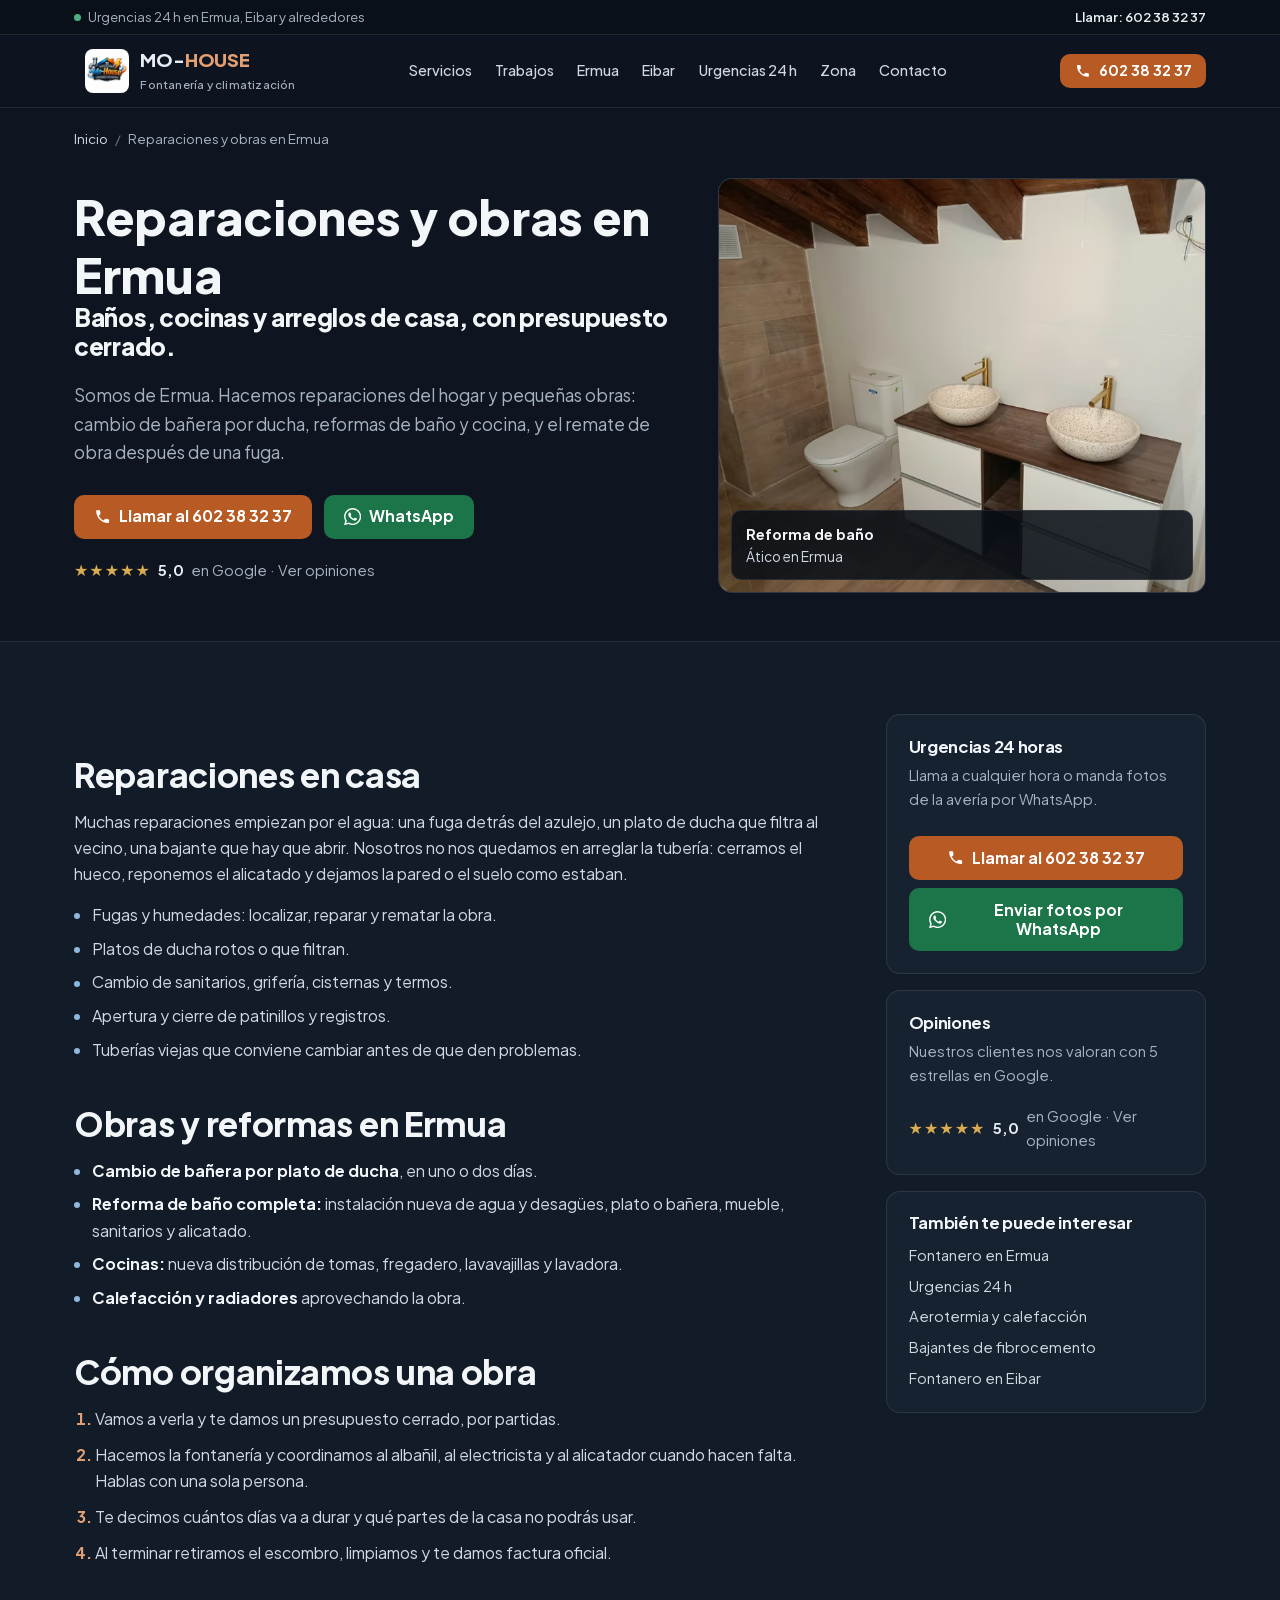
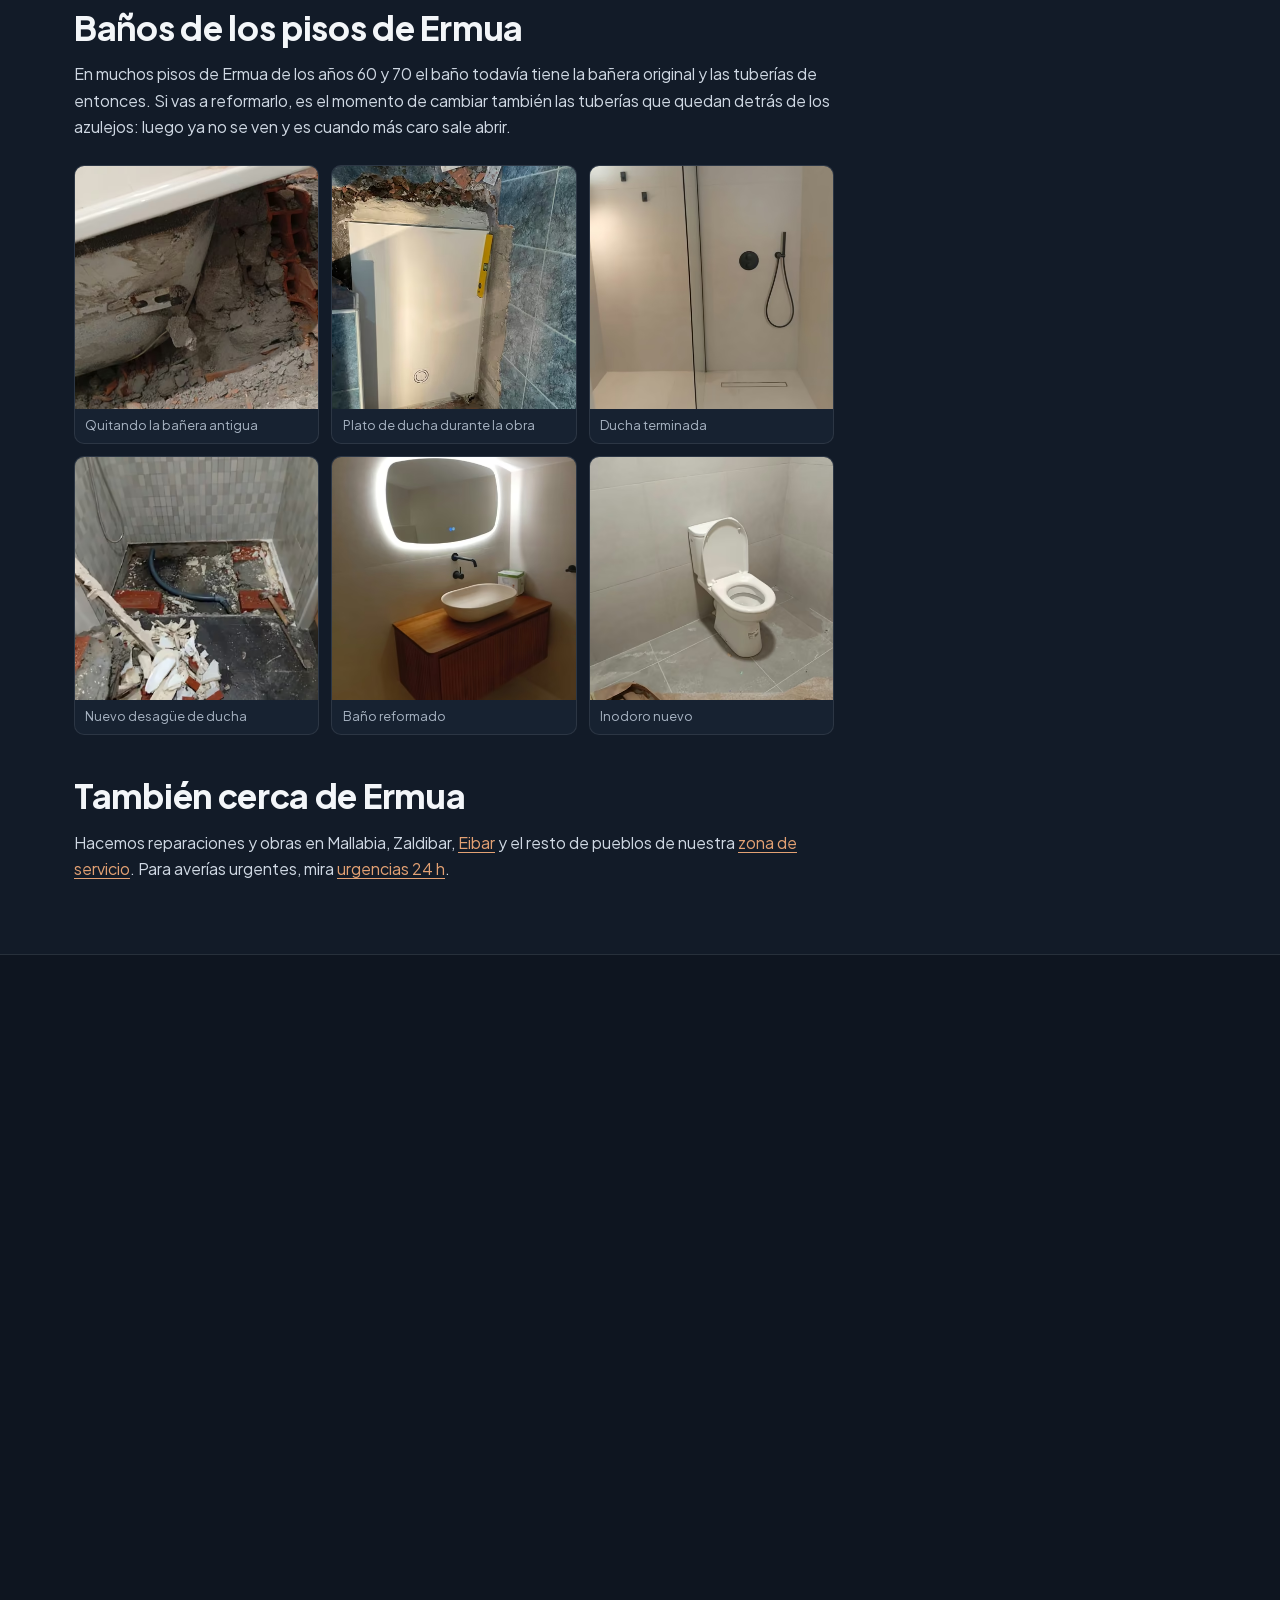
<file: reparaciones-obras-ermua/index.html>
<!DOCTYPE html>
<html lang="es">
<head>
<meta charset="UTF-8">
<meta name="viewport" content="width=device-width, initial-scale=1, viewport-fit=cover">
<title>Reparaciones y Obras en Ermua · Reformas de Baño | MO-HOUSE</title>
<meta name="description" content="Reparaciones y pequeñas obras en Ermua: reformas de baño y cocina, cambio de bañera por ducha y arreglos tras fugas. Presupuesto cerrado. ☎ 602 38 32 37">
<meta name="robots" content="index, follow, max-image-preview:large, max-snippet:-1">
<link rel="canonical" href="https://mo-house.es/reparaciones-obras-ermua/">
<meta name="format-detection" content="telephone=no">
<meta name="geo.region" content="ES-BI">
<meta name="geo.placename" content="Ermua; Eibar">
<meta name="geo.position" content="43.1873;-2.5015">
<meta name="ICBM" content="43.1873, -2.5015">
<meta property="og:type" content="website">
<meta property="og:locale" content="es_ES">
<meta property="og:site_name" content="MO-HOUSE">
<meta property="og:title" content="Reparaciones y Obras en Ermua · Reformas de Baño | MO-HOUSE">
<meta property="og:description" content="Reparaciones y pequeñas obras en Ermua: reformas de baño y cocina, cambio de bañera por ducha y arreglos tras fugas. Presupuesto cerrado. ☎ 602 38 32 37">
<meta property="og:url" content="https://mo-house.es/reparaciones-obras-ermua/">
<meta property="og:image" content="https://mo-house.es/images/opt/og-mo-house-1200x630.jpg">
<meta property="og:image:width" content="1200">
<meta property="og:image:height" content="630">
<meta name="twitter:card" content="summary_large_image">
<meta name="theme-color" content="#0e1520">
<link rel="icon" href="/favicon.ico" sizes="any">
<link rel="icon" href="/images/opt/favicon-32.png" type="image/png" sizes="32x32">
<link rel="apple-touch-icon" href="/images/opt/apple-touch-icon-180.png">
<link rel="manifest" href="/site.webmanifest">
<link rel="preload" href="/fonts/plus-jakarta-sans-latin.woff2" as="font" type="font/woff2" crossorigin>
<link rel="preload" as="image" type="image/avif" imagesrcset="/images/opt/reforma-bano-atico-vigas-eibar-480.avif 480w, /images/opt/reforma-bano-atico-vigas-eibar-800.avif 800w" imagesizes="(max-width: 900px) 100vw, 520px" fetchpriority="high">
<link rel="stylesheet" href="/css/site.css">
<script type="application/ld+json">
{
 "@context": "https://schema.org",
 "@graph": [
  {
   "@type": [
    "LocalBusiness",
    "Plumber",
    "HVACBusiness"
   ],
   "@id": "https://mo-house.es/#business",
   "name": "MO-HOUSE",
   "url": "https://mo-house.es/",
   "telephone": "+34602383237",
   "email": "mohamed.akhrif2016@gmail.com",
   "image": "https://mo-house.es/images/opt/og-mo-house-1200x630.jpg",
   "logo": "https://mo-house.es/images/opt/logo-mo-house-512.png",
   "priceRange": "€€",
   "address": {
    "@type": "PostalAddress",
    "addressLocality": "Ermua",
    "postalCode": "48260",
    "addressRegion": "Bizkaia",
    "addressCountry": "ES"
   },
   "geo": {
    "@type": "GeoCoordinates",
    "latitude": 43.1873,
    "longitude": -2.5015
   },
   "openingHoursSpecification": [
    {
     "@type": "OpeningHoursSpecification",
     "dayOfWeek": [
      "Monday",
      "Tuesday",
      "Wednesday",
      "Thursday",
      "Friday",
      "Saturday",
      "Sunday"
     ],
     "opens": "00:00",
     "closes": "23:59"
    }
   ],
   "hasMap": "https://share.google/MHQ0pvipF8k27Tr6L",
   "sameAs": [
    "https://share.google/MHQ0pvipF8k27Tr6L",
    "https://www.google.com/search?kgmid=/g/11p27mvmxk"
   ]
  },
  {
   "@type": "WebPage",
   "@id": "https://mo-house.es/reparaciones-obras-ermua/#webpage",
   "url": "https://mo-house.es/reparaciones-obras-ermua/",
   "name": "Reparaciones y Obras en Ermua · Reformas de Baño | MO-HOUSE",
   "description": "Reparaciones y pequeñas obras en Ermua: reformas de baño y cocina, cambio de bañera por ducha y arreglos tras fugas. Presupuesto cerrado. ☎ 602 38 32 37",
   "inLanguage": "es-ES",
   "isPartOf": {
    "@id": "https://mo-house.es/#website"
   },
   "about": {
    "@id": "https://mo-house.es/#business"
   },
   "primaryImageOfPage": "https://mo-house.es/images/opt/reforma-bano-atico-vigas-eibar-1200.webp",
   "dateModified": "2026-11-16",
   "breadcrumb": {
    "@id": "https://mo-house.es/reparaciones-obras-ermua/#migas"
   }
  },
  {
   "@type": "BreadcrumbList",
   "@id": "https://mo-house.es/reparaciones-obras-ermua/#migas",
   "itemListElement": [
    {
     "@type": "ListItem",
     "position": 1,
     "name": "Inicio",
     "item": "https://mo-house.es/"
    },
    {
     "@type": "ListItem",
     "position": 2,
     "name": "Reparaciones y obras en Ermua",
     "item": "https://mo-house.es/reparaciones-obras-ermua/"
    }
   ]
  },
  {
   "@type": "Service",
   "@id": "https://mo-house.es/reparaciones-obras-ermua/#servicio",
   "name": "Reparaciones y obras en Ermua",
   "serviceType": "Home repair and renovation",
   "description": "Reparaciones del hogar y pequeñas obras: reformas de baño y cocina, cambio de bañera por plato de ducha y reparación de daños por agua.",
   "provider": {
    "@id": "https://mo-house.es/#business"
   },
   "url": "https://mo-house.es/reparaciones-obras-ermua/",
   "areaServed": [
    {
     "@type": "City",
     "name": "Ermua"
    },
    {
     "@type": "City",
     "name": "Mallabia"
    },
    {
     "@type": "City",
     "name": "Zaldibar"
    },
    {
     "@type": "City",
     "name": "Eibar"
    }
   ],
   "hoursAvailable": {
    "@type": "OpeningHoursSpecification",
    "dayOfWeek": [
     "Monday",
     "Tuesday",
     "Wednesday",
     "Thursday",
     "Friday",
     "Saturday",
     "Sunday"
    ],
    "opens": "00:00",
    "closes": "23:59"
   }
  },
  {
   "@type": "FAQPage",
   "@id": "https://mo-house.es/reparaciones-obras-ermua/#preguntas",
   "mainEntity": [
    {
     "@type": "Question",
     "name": "¿Hacéis obras pequeñas o solo reformas completas?",
     "acceptedAnswer": {
      "@type": "Answer",
      "text": "Las dos cosas. Desde cerrar y alicatar el hueco que queda tras reparar una fuga hasta reformar el baño o la cocina entera."
     }
    },
    {
     "@type": "Question",
     "name": "¿Cuánto se tarda en cambiar la bañera por un plato de ducha?",
     "acceptedAnswer": {
      "@type": "Answer",
      "text": "Normalmente uno o dos días: quitar la bañera, adaptar agua y desagüe, impermeabilizar, montar el plato y la mampara, y rematar el alicatado."
     }
    },
    {
     "@type": "Question",
     "name": "¿Tengo que buscar yo al albañil o al electricista?",
     "acceptedAnswer": {
      "@type": "Answer",
      "text": "No. Nosotros hacemos la fontanería y coordinamos al resto de oficios que haga falta, así tratas con una sola persona y un solo presupuesto."
     }
    },
    {
     "@type": "Question",
     "name": "¿Hace falta permiso del Ayuntamiento de Ermua?",
     "acceptedAnswer": {
      "@type": "Answer",
      "text": "Para obras interiores pequeñas suele bastar con comunicarlo al Ayuntamiento. Según la obra, te decimos qué hace falta antes de empezar."
     }
    },
    {
     "@type": "Question",
     "name": "¿Os lleváis el escombro?",
     "acceptedAnswer": {
      "@type": "Answer",
      "text": "Sí. Retiramos el escombro y dejamos la vivienda limpia al terminar."
     }
    }
   ]
  }
 ]
}
</script>
</head>
<body>
<div class="topbar"><div class="container">
<span><span class="dot"></span>Urgencias 24 h en Ermua, Eibar y alrededores</span>
<a href="tel:+34602383237" data-conversion="call-topbar">Llamar: 602 38 32 37</a>
</div></div>
<header class="header">
<div class="container">
<a href="/" class="brand" aria-label="MO-HOUSE, inicio">
<picture><source type="image/webp" srcset="/images/opt/logo-mo-house-96.webp"><img src="/images/opt/logo-mo-house-96.png" alt="" width="44" height="44"></picture>
<span><span class="brand-name">MO-<span>HOUSE</span></span><span class="brand-sub">Fontanería y climatización</span></span>
</a>
<nav class="nav" aria-label="Principal"><a href="/#servicios">Servicios</a><a href="/#trabajos">Trabajos</a><a href="/fontanero-ermua/">Ermua</a><a href="/fontanero-eibar/">Eibar</a><a href="/urgencias-24h/">Urgencias 24 h</a><a href="/zona-de-servicio/">Zona</a><a href="/#contacto">Contacto</a></nav>
<div class="header-actions">
<a href="tel:+34602383237" class="btn btn-primary btn-sm" data-conversion="call-header"><svg class="icon" viewBox="0 0 24 24" aria-hidden="true"><path d="M6.6 10.8a15.1 15.1 0 0 0 6.6 6.6l2.2-2.2a1 1 0 0 1 1-.25 11.4 11.4 0 0 0 3.6.57 1 1 0 0 1 1 1V20a1 1 0 0 1-1 1A17 17 0 0 1 3 4a1 1 0 0 1 1-1h3.5a1 1 0 0 1 1 1c0 1.25.2 2.45.57 3.57a1 1 0 0 1-.25 1z"/></svg><span class="btn-call-text">602 38 32 37</span></a>
<button class="menu-btn" id="menuBtn" aria-label="Abrir menú" aria-expanded="false" aria-controls="drawer"><span></span></button>
</div>
</div>
<nav class="drawer" id="drawer" aria-label="Menú móvil"><a href="/#servicios">Servicios</a><a href="/#trabajos">Trabajos</a><a href="/fontanero-ermua/">Ermua</a><a href="/fontanero-eibar/">Eibar</a><a href="/urgencias-24h/">Urgencias 24 h</a><a href="/zona-de-servicio/">Zona</a><a href="/#contacto">Contacto</a>
<a href="https://wa.me/34602383237?text=Hola%20MO-HOUSE%2C%20te%20escribo%20desde%20la%20web." class="btn btn-wa" target="_blank" rel="noopener" data-conversion="wa-drawer"><svg class="icon" viewBox="0 0 24 24" aria-hidden="true"><path d="M.06 24l1.69-6.16a11.87 11.87 0 0 1-1.59-5.95C.16 5.34 5.5 0 12.05 0a11.82 11.82 0 0 1 8.41 3.49 11.82 11.82 0 0 1 3.48 8.41c0 6.56-5.34 11.89-11.89 11.89a11.9 11.9 0 0 1-5.69-1.45zm6.6-3.81c1.67 1 3.28 1.59 5.39 1.59 5.45 0 9.89-4.43 9.89-9.88 0-5.46-4.42-9.89-9.88-9.89-5.45 0-9.89 4.43-9.89 9.88 0 2.23.65 3.89 1.75 5.64l-1 3.64zm11.38-5.46c-.07-.12-.27-.2-.57-.35-.3-.15-1.76-.87-2.03-.97-.27-.1-.47-.15-.67.15-.2.3-.77.97-.94 1.17-.17.2-.35.22-.64.07-.3-.15-1.26-.46-2.39-1.47-.88-.79-1.48-1.76-1.65-2.06-.17-.3-.02-.46.13-.61.13-.13.3-.35.45-.52.15-.17.2-.3.3-.5.1-.2.05-.37-.03-.52-.07-.15-.67-1.61-.92-2.21-.24-.58-.49-.5-.67-.51h-.57c-.2 0-.52.07-.79.37-.27.3-1.04 1.02-1.04 2.48s1.07 2.88 1.21 3.07c.15.2 2.1 3.2 5.08 4.49.71.31 1.26.49 1.69.63.71.23 1.36.19 1.87.12.57-.09 1.76-.72 2.01-1.41.25-.7.25-1.29.17-1.41z"/></svg><span>Escribir por WhatsApp</span></a>
</nav>
</header>
<main>
<div class="container"><nav aria-label="Migas de pan"><ol class="breadcrumb"><li><a href="/">Inicio</a></li><li aria-current="page">Reparaciones y obras en Ermua</li></ol></nav></div>
<section class="page-hero">
<div class="container hero-grid">
<div>
<h1>Reparaciones y obras en Ermua<span class="sub" style="display:block;font-size:0.5em">Baños, cocinas y arreglos de casa, con presupuesto cerrado.</span></h1>
<p class="lead">Somos de Ermua. Hacemos reparaciones del hogar y pequeñas obras: cambio de bañera por ducha, reformas de baño y cocina, y el remate de obra después de una fuga.</p>
<div class="cta-row"><a href="tel:+34602383237" class="btn btn-primary" data-conversion="call-hero-obras"><svg class="icon" viewBox="0 0 24 24" aria-hidden="true"><path d="M6.6 10.8a15.1 15.1 0 0 0 6.6 6.6l2.2-2.2a1 1 0 0 1 1-.25 11.4 11.4 0 0 0 3.6.57 1 1 0 0 1 1 1V20a1 1 0 0 1-1 1A17 17 0 0 1 3 4a1 1 0 0 1 1-1h3.5a1 1 0 0 1 1 1c0 1.25.2 2.45.57 3.57a1 1 0 0 1-.25 1z"/></svg><span>Llamar al 602 38 32 37</span></a><a href="https://wa.me/34602383237?text=Hola%20MO-HOUSE%2C%20quiero%20presupuesto%20para%20una%20reparaci%C3%B3n%20u%20obra%20en%20Ermua." class="btn btn-wa" target="_blank" rel="noopener" data-conversion="wa-hero-obras"><svg class="icon" viewBox="0 0 24 24" aria-hidden="true"><path d="M.06 24l1.69-6.16a11.87 11.87 0 0 1-1.59-5.95C.16 5.34 5.5 0 12.05 0a11.82 11.82 0 0 1 8.41 3.49 11.82 11.82 0 0 1 3.48 8.41c0 6.56-5.34 11.89-11.89 11.89a11.9 11.9 0 0 1-5.69-1.45zm6.6-3.81c1.67 1 3.28 1.59 5.39 1.59 5.45 0 9.89-4.43 9.89-9.88 0-5.46-4.42-9.89-9.88-9.89-5.45 0-9.89 4.43-9.89 9.88 0 2.23.65 3.89 1.75 5.64l-1 3.64zm11.38-5.46c-.07-.12-.27-.2-.57-.35-.3-.15-1.76-.87-2.03-.97-.27-.1-.47-.15-.67.15-.2.3-.77.97-.94 1.17-.17.2-.35.22-.64.07-.3-.15-1.26-.46-2.39-1.47-.88-.79-1.48-1.76-1.65-2.06-.17-.3-.02-.46.13-.61.13-.13.3-.35.45-.52.15-.17.2-.3.3-.5.1-.2.05-.37-.03-.52-.07-.15-.67-1.61-.92-2.21-.24-.58-.49-.5-.67-.51h-.57c-.2 0-.52.07-.79.37-.27.3-1.04 1.02-1.04 2.48s1.07 2.88 1.21 3.07c.15.2 2.1 3.2 5.08 4.49.71.31 1.26.49 1.69.63.71.23 1.36.19 1.87.12.57-.09 1.76-.72 2.01-1.41.25-.7.25-1.29.17-1.41z"/></svg><span>WhatsApp</span></a></div>
<a class="rating" href="https://share.google/MHQ0pvipF8k27Tr6L" target="_blank" rel="noopener" data-conversion="maps-hero-obras"><span class="stars" aria-hidden="true">★★★★★</span><strong>5,0</strong><span>en Google · Ver opiniones</span></a>
</div>
<figure class="hero-photo"><picture><source type="image/avif" srcset="/images/opt/reforma-bano-atico-vigas-eibar-480.avif 480w, /images/opt/reforma-bano-atico-vigas-eibar-800.avif 800w" sizes="(max-width: 900px) 100vw, 520px"><source type="image/webp" srcset="/images/opt/reforma-bano-atico-vigas-eibar-480.webp 480w, /images/opt/reforma-bano-atico-vigas-eibar-800.webp 800w" sizes="(max-width: 900px) 100vw, 520px"><img src="/images/opt/reforma-bano-atico-vigas-eibar-800.jpg" alt="Baño reformado con lavabos sobre encimera en un ático de Ermua" width="800" height="600" fetchpriority="high" decoding="async" style="object-position: 50% 55%;"></picture><figcaption><strong>Reforma de baño</strong>Ático en Ermua</figcaption></figure>
</div>
</section>
<section class="section alt below">
<div class="container layout">
<article class="prose">
<h2>Reparaciones en casa</h2>
<p>Muchas reparaciones empiezan por el agua: una fuga detrás del azulejo, un plato de ducha que filtra al vecino, una bajante que hay que abrir. Nosotros no nos quedamos en arreglar la tubería: cerramos el hueco, reponemos el alicatado y dejamos la pared o el suelo como estaban.</p>
<ul>
<li>Fugas y humedades: localizar, reparar y rematar la obra.</li>
<li>Platos de ducha rotos o que filtran.</li>
<li>Cambio de sanitarios, grifería, cisternas y termos.</li>
<li>Apertura y cierre de patinillos y registros.</li>
<li>Tuberías viejas que conviene cambiar antes de que den problemas.</li>
</ul>

<h2>Obras y reformas en Ermua</h2>
<ul>
<li><strong>Cambio de bañera por plato de ducha</strong>, en uno o dos días.</li>
<li><strong>Reforma de baño completa:</strong> instalación nueva de agua y desagües, plato o bañera, mueble, sanitarios y alicatado.</li>
<li><strong>Cocinas:</strong> nueva distribución de tomas, fregadero, lavavajillas y lavadora.</li>
<li><strong>Calefacción y radiadores</strong> aprovechando la obra.</li>
</ul>

<h2>Cómo organizamos una obra</h2>
<ol>
<li>Vamos a verla y te damos un presupuesto cerrado, por partidas.</li>
<li>Hacemos la fontanería y coordinamos al albañil, al electricista y al alicatador cuando hacen falta. Hablas con una sola persona.</li>
<li>Te decimos cuántos días va a durar y qué partes de la casa no podrás usar.</li>
<li>Al terminar retiramos el escombro, limpiamos y te damos factura oficial.</li>
</ol>

<h2>Baños de los pisos de Ermua</h2>
<p>En muchos pisos de Ermua de los años 60 y 70 el baño todavía tiene la bañera original y las tuberías de entonces. Si vas a reformarlo, es el momento de cambiar también las tuberías que quedan detrás de los azulejos: luego ya no se ven y es cuando más caro sale abrir.</p>
<div class="photo-row"><figure><picture><source type="image/avif" srcset="/images/opt/demolicion-murete-banera-antigua-eibar-480.avif 480w, /images/opt/demolicion-murete-banera-antigua-eibar-800.avif 800w" sizes="(max-width: 560px) 50vw, 250px"><source type="image/webp" srcset="/images/opt/demolicion-murete-banera-antigua-eibar-480.webp 480w, /images/opt/demolicion-murete-banera-antigua-eibar-800.webp 800w" sizes="(max-width: 560px) 50vw, 250px"><img src="/images/opt/demolicion-murete-banera-antigua-eibar-800.jpg" alt="Demolición del murete de una bañera antigua" width="800" height="1063" loading="lazy" decoding="async"></picture><figcaption>Quitando la bañera antigua</figcaption></figure><figure><picture><source type="image/avif" srcset="/images/opt/obra-reforma-plato-ducha-proceso-eibar-480.avif 480w, /images/opt/obra-reforma-plato-ducha-proceso-eibar-800.avif 800w" sizes="(max-width: 560px) 50vw, 250px"><source type="image/webp" srcset="/images/opt/obra-reforma-plato-ducha-proceso-eibar-480.webp 480w, /images/opt/obra-reforma-plato-ducha-proceso-eibar-800.webp 800w" sizes="(max-width: 560px) 50vw, 250px"><img src="/images/opt/obra-reforma-plato-ducha-proceso-eibar-800.jpg" alt="Obra de cambio de bañera por plato de ducha en proceso" width="800" height="1067" loading="lazy" decoding="async"></picture><figcaption>Plato de ducha durante la obra</figcaption></figure><figure><picture><source type="image/avif" srcset="/images/opt/cambio-banera-por-plato-ducha-eibar-480.avif 480w, /images/opt/cambio-banera-por-plato-ducha-eibar-800.avif 800w" sizes="(max-width: 560px) 50vw, 250px"><source type="image/webp" srcset="/images/opt/cambio-banera-por-plato-ducha-eibar-480.webp 480w, /images/opt/cambio-banera-por-plato-ducha-eibar-800.webp 800w" sizes="(max-width: 560px) 50vw, 250px"><img src="/images/opt/cambio-banera-por-plato-ducha-eibar-800.jpg" alt="Ducha terminada con grifería negra tras la reforma" width="800" height="1063" loading="lazy" decoding="async" style="object-position: 50% 70%;"></picture><figcaption>Ducha terminada</figcaption></figure><figure><picture><source type="image/avif" srcset="/images/opt/adaptacion-desague-ducha-mortero-eibar-480.avif 480w, /images/opt/adaptacion-desague-ducha-mortero-eibar-800.avif 800w" sizes="(max-width: 560px) 50vw, 250px"><source type="image/webp" srcset="/images/opt/adaptacion-desague-ducha-mortero-eibar-480.webp 480w, /images/opt/adaptacion-desague-ducha-mortero-eibar-800.webp 800w" sizes="(max-width: 560px) 50vw, 250px"><img src="/images/opt/adaptacion-desague-ducha-mortero-eibar-800.jpg" alt="Adaptación del desagüe de la ducha antes de la solera" width="800" height="602" loading="lazy" decoding="async"></picture><figcaption>Nuevo desagüe de ducha</figcaption></figure><figure><picture><source type="image/avif" srcset="/images/opt/reforma-bano-mueble-lavabo-led-eibar-480.avif 480w, /images/opt/reforma-bano-mueble-lavabo-led-eibar-800.avif 800w" sizes="(max-width: 560px) 50vw, 250px"><source type="image/webp" srcset="/images/opt/reforma-bano-mueble-lavabo-led-eibar-480.webp 480w, /images/opt/reforma-bano-mueble-lavabo-led-eibar-800.webp 800w" sizes="(max-width: 560px) 50vw, 250px"><img src="/images/opt/reforma-bano-mueble-lavabo-led-eibar-800.jpg" alt="Baño reformado con mueble de madera y espejo con luz" width="800" height="1063" loading="lazy" decoding="async"></picture><figcaption>Baño reformado</figcaption></figure><figure><picture><source type="image/avif" srcset="/images/opt/instalacion-inodoro-sanitario-eibar-480.avif 480w, /images/opt/instalacion-inodoro-sanitario-eibar-800.avif 800w" sizes="(max-width: 560px) 50vw, 250px"><source type="image/webp" srcset="/images/opt/instalacion-inodoro-sanitario-eibar-480.webp 480w, /images/opt/instalacion-inodoro-sanitario-eibar-800.webp 800w" sizes="(max-width: 560px) 50vw, 250px"><img src="/images/opt/instalacion-inodoro-sanitario-eibar-800.jpg" alt="Inodoro nuevo instalado en un baño reformado" width="800" height="1067" loading="lazy" decoding="async"></picture><figcaption>Inodoro nuevo</figcaption></figure></div>

<h2>También cerca de Ermua</h2>
<p>Hacemos reparaciones y obras en Mallabia, Zaldibar, <a href="/fontanero-eibar/">Eibar</a> y el resto de pueblos de nuestra <a href="/zona-de-servicio/">zona de servicio</a>. Para averías urgentes, mira <a href="/urgencias-24h/">urgencias 24 h</a>.</p>
</article>
<aside class="aside">
<div class="aside-box">
<h3>Urgencias 24 horas</h3>
<p>Llama a cualquier hora o manda fotos de la avería por WhatsApp.</p>
<a href="tel:+34602383237" class="btn btn-primary" data-conversion="call-obras"><svg class="icon" viewBox="0 0 24 24" aria-hidden="true"><path d="M6.6 10.8a15.1 15.1 0 0 0 6.6 6.6l2.2-2.2a1 1 0 0 1 1-.25 11.4 11.4 0 0 0 3.6.57 1 1 0 0 1 1 1V20a1 1 0 0 1-1 1A17 17 0 0 1 3 4a1 1 0 0 1 1-1h3.5a1 1 0 0 1 1 1c0 1.25.2 2.45.57 3.57a1 1 0 0 1-.25 1z"/></svg><span>Llamar al 602 38 32 37</span></a>
<a href="https://wa.me/34602383237?text=Hola%20MO-HOUSE%2C%20quiero%20presupuesto%20para%20una%20reparaci%C3%B3n%20u%20obra%20en%20Ermua." class="btn btn-wa" target="_blank" rel="noopener" data-conversion="wa-obras"><svg class="icon" viewBox="0 0 24 24" aria-hidden="true"><path d="M.06 24l1.69-6.16a11.87 11.87 0 0 1-1.59-5.95C.16 5.34 5.5 0 12.05 0a11.82 11.82 0 0 1 8.41 3.49 11.82 11.82 0 0 1 3.48 8.41c0 6.56-5.34 11.89-11.89 11.89a11.9 11.9 0 0 1-5.69-1.45zm6.6-3.81c1.67 1 3.28 1.59 5.39 1.59 5.45 0 9.89-4.43 9.89-9.88 0-5.46-4.42-9.89-9.88-9.89-5.45 0-9.89 4.43-9.89 9.88 0 2.23.65 3.89 1.75 5.64l-1 3.64zm11.38-5.46c-.07-.12-.27-.2-.57-.35-.3-.15-1.76-.87-2.03-.97-.27-.1-.47-.15-.67.15-.2.3-.77.97-.94 1.17-.17.2-.35.22-.64.07-.3-.15-1.26-.46-2.39-1.47-.88-.79-1.48-1.76-1.65-2.06-.17-.3-.02-.46.13-.61.13-.13.3-.35.45-.52.15-.17.2-.3.3-.5.1-.2.05-.37-.03-.52-.07-.15-.67-1.61-.92-2.21-.24-.58-.49-.5-.67-.51h-.57c-.2 0-.52.07-.79.37-.27.3-1.04 1.02-1.04 2.48s1.07 2.88 1.21 3.07c.15.2 2.1 3.2 5.08 4.49.71.31 1.26.49 1.69.63.71.23 1.36.19 1.87.12.57-.09 1.76-.72 2.01-1.41.25-.7.25-1.29.17-1.41z"/></svg><span>Enviar fotos por WhatsApp</span></a>
</div>
<div class="aside-box"><h3>Opiniones</h3><p>Nuestros clientes nos valoran con 5 estrellas en Google.</p><a class="rating" href="https://share.google/MHQ0pvipF8k27Tr6L" target="_blank" rel="noopener" data-conversion="maps-aside-obras"><span class="stars" aria-hidden="true">★★★★★</span><strong>5,0</strong><span>en Google · Ver opiniones</span></a></div>
<div class="aside-box"><h3>También te puede interesar</h3><ul style="margin-top:0.6rem"><li><a href="/fontanero-ermua/">Fontanero en Ermua</a></li><li><a href="/urgencias-24h/">Urgencias 24 h</a></li><li><a href="/aerotermia-climatizacion/">Aerotermia y calefacción</a></li><li><a href="/bajantes-fibrocemento/">Bajantes de fibrocemento</a></li><li><a href="/fontanero-eibar/">Fontanero en Eibar</a></li></ul></div>
</aside>
</div>
</section>
<section class="section below" id="preguntas">
<div class="container">
<div class="section-head center"><h2>Preguntas frecuentes</h2></div>
<div class="faq"><details><summary>¿Hacéis obras pequeñas o solo reformas completas?</summary><div><p>Las dos cosas. Desde cerrar y alicatar el hueco que queda tras reparar una fuga hasta reformar el baño o la cocina entera.</p></div></details><details><summary>¿Cuánto se tarda en cambiar la bañera por un plato de ducha?</summary><div><p>Normalmente uno o dos días: quitar la bañera, adaptar agua y desagüe, impermeabilizar, montar el plato y la mampara, y rematar el alicatado.</p></div></details><details><summary>¿Tengo que buscar yo al albañil o al electricista?</summary><div><p>No. Nosotros hacemos la fontanería y coordinamos al resto de oficios que haga falta, así tratas con una sola persona y un solo presupuesto.</p></div></details><details><summary>¿Hace falta permiso del Ayuntamiento de Ermua?</summary><div><p>Para obras interiores pequeñas suele bastar con comunicarlo al Ayuntamiento. Según la obra, te decimos qué hace falta antes de empezar.</p></div></details><details><summary>¿Os lleváis el escombro?</summary><div><p>Sí. Retiramos el escombro y dejamos la vivienda limpia al terminar.</p></div></details></div>
<div style="margin-top:3rem"><div class="cta-band">
<div><h2>¿Tienes una avería o quieres presupuesto?</h2><p>Llama o manda fotos por WhatsApp. Te contesta el instalador, no una centralita.</p></div>
<div class="cta-row"><a href="tel:+34602383237" class="btn btn-primary" data-conversion="call-obras-final"><svg class="icon" viewBox="0 0 24 24" aria-hidden="true"><path d="M6.6 10.8a15.1 15.1 0 0 0 6.6 6.6l2.2-2.2a1 1 0 0 1 1-.25 11.4 11.4 0 0 0 3.6.57 1 1 0 0 1 1 1V20a1 1 0 0 1-1 1A17 17 0 0 1 3 4a1 1 0 0 1 1-1h3.5a1 1 0 0 1 1 1c0 1.25.2 2.45.57 3.57a1 1 0 0 1-.25 1z"/></svg><span>Llamar al 602 38 32 37</span></a><a href="https://wa.me/34602383237?text=Hola%20MO-HOUSE%2C%20quiero%20presupuesto%20para%20una%20reparaci%C3%B3n%20u%20obra%20en%20Ermua." class="btn btn-wa" target="_blank" rel="noopener" data-conversion="wa-obras-final"><svg class="icon" viewBox="0 0 24 24" aria-hidden="true"><path d="M.06 24l1.69-6.16a11.87 11.87 0 0 1-1.59-5.95C.16 5.34 5.5 0 12.05 0a11.82 11.82 0 0 1 8.41 3.49 11.82 11.82 0 0 1 3.48 8.41c0 6.56-5.34 11.89-11.89 11.89a11.9 11.9 0 0 1-5.69-1.45zm6.6-3.81c1.67 1 3.28 1.59 5.39 1.59 5.45 0 9.89-4.43 9.89-9.88 0-5.46-4.42-9.89-9.88-9.89-5.45 0-9.89 4.43-9.89 9.88 0 2.23.65 3.89 1.75 5.64l-1 3.64zm11.38-5.46c-.07-.12-.27-.2-.57-.35-.3-.15-1.76-.87-2.03-.97-.27-.1-.47-.15-.67.15-.2.3-.77.97-.94 1.17-.17.2-.35.22-.64.07-.3-.15-1.26-.46-2.39-1.47-.88-.79-1.48-1.76-1.65-2.06-.17-.3-.02-.46.13-.61.13-.13.3-.35.45-.52.15-.17.2-.3.3-.5.1-.2.05-.37-.03-.52-.07-.15-.67-1.61-.92-2.21-.24-.58-.49-.5-.67-.51h-.57c-.2 0-.52.07-.79.37-.27.3-1.04 1.02-1.04 2.48s1.07 2.88 1.21 3.07c.15.2 2.1 3.2 5.08 4.49.71.31 1.26.49 1.69.63.71.23 1.36.19 1.87.12.57-.09 1.76-.72 2.01-1.41.25-.7.25-1.29.17-1.41z"/></svg><span>WhatsApp</span></a></div>
</div></div>
</div>
</section>
</main>
<footer class="footer below">
<div class="container">
<div class="footer-grid">
<div>
<a href="/" class="brand"><picture><source type="image/webp" srcset="/images/opt/logo-mo-house-96.webp"><img src="/images/opt/logo-mo-house-96.png" alt="" width="44" height="44" loading="lazy"></picture><span class="brand-name">MO-<span>HOUSE</span></span></a>
<p>Fontanería, climatización, aerotermia y calefacción en Ermua, Eibar y alrededores. Urgencias 24 horas.</p>
<p style="margin-top:0.75rem"><a href="tel:+34602383237" data-conversion="call-footer"><strong>602 38 32 37</strong></a><br>mohamed.akhrif2016@gmail.com<br>NIF Z0617960R</p>
</div>
<div>
<h3>Servicios</h3>
<ul>
<li><a href="/urgencias-24h/">Fontanero urgente 24 h</a></li>
<li><a href="/#servicios">Fontanería y fugas</a></li>
<li><a href="/aerotermia-climatizacion/">Aerotermia y aire acondicionado</a></li>
<li><a href="/aerotermia-climatizacion/#calefaccion">Calefacción y radiadores</a></li>
<li><a href="/bajantes-fibrocemento/">Bajantes de fibrocemento</a></li>
<li><a href="/reparaciones-obras-ermua/">Reparaciones y obras</a></li>
</ul>
</div>
<div>
<h3>Dónde trabajamos</h3>
<ul>
<li><a href="/fontanero-ermua/">Fontanero en Ermua</a></li>
<li><a href="/fontanero-eibar/">Fontanero en Eibar</a></li>
<li><a href="/zona-de-servicio/#debabarrena">Bajo Deba (Debabarrena)</a></li><li><a href="/zona-de-servicio/#durangaldea">Durangaldea</a></li><li><a href="/zona-de-servicio/#debagoiena">Alto Deba (Debagoiena)</a></li><li><a href="/zona-de-servicio/#lea-artibai">Lea-Artibai</a></li><li><a href="/zona-de-servicio/#urola">Urola (Kosta, Erdia y Goiena)</a></li>
</ul>
</div>
<div>
<h3>Contacto</h3>
<ul>
<li><a href="tel:+34602383237" data-conversion="call-footer2">Llamar: 602 38 32 37</a></li>
<li><a href="https://wa.me/34602383237?text=Hola%20MO-HOUSE%2C%20te%20escribo%20desde%20la%20web." target="_blank" rel="noopener" data-conversion="wa-footer">WhatsApp</a></li>
<li><a href="mailto:mohamed.akhrif2016@gmail.com">Correo electrónico</a></li>
<li><a href="https://share.google/MHQ0pvipF8k27Tr6L" target="_blank" rel="noopener" data-conversion="maps-footer">MO-HOUSE en Google</a></li>
</ul>
</div>
</div>
<div class="footer-bottom">
<span>&copy; <span id="year">2026</span> MO-HOUSE · Ermua y Eibar</span>
<span><button type="button" data-legal="aviso">Aviso legal</button><button type="button" data-legal="privacidad">Privacidad</button><button type="button" data-legal="cookies">Cookies</button></span>
</div>
<p class="credit">Web y SEO local: <a href="https://estudios.presupuesta.net/?utm_source=mo-house&amp;utm_medium=footer-credit&amp;utm_campaign=client-referral" target="_blank" rel="noopener">Presupuesta Estudios</a></p>
</div>
</footer>
<div class="dock">
<a href="https://wa.me/34602383237?text=Hola%20MO-HOUSE%2C%20necesito%20un%20fontanero." class="btn btn-wa" target="_blank" rel="noopener" data-conversion="wa-dock"><svg class="icon" viewBox="0 0 24 24" aria-hidden="true"><path d="M.06 24l1.69-6.16a11.87 11.87 0 0 1-1.59-5.95C.16 5.34 5.5 0 12.05 0a11.82 11.82 0 0 1 8.41 3.49 11.82 11.82 0 0 1 3.48 8.41c0 6.56-5.34 11.89-11.89 11.89a11.9 11.9 0 0 1-5.69-1.45zm6.6-3.81c1.67 1 3.28 1.59 5.39 1.59 5.45 0 9.89-4.43 9.89-9.88 0-5.46-4.42-9.89-9.88-9.89-5.45 0-9.89 4.43-9.89 9.88 0 2.23.65 3.89 1.75 5.64l-1 3.64zm11.38-5.46c-.07-.12-.27-.2-.57-.35-.3-.15-1.76-.87-2.03-.97-.27-.1-.47-.15-.67.15-.2.3-.77.97-.94 1.17-.17.2-.35.22-.64.07-.3-.15-1.26-.46-2.39-1.47-.88-.79-1.48-1.76-1.65-2.06-.17-.3-.02-.46.13-.61.13-.13.3-.35.45-.52.15-.17.2-.3.3-.5.1-.2.05-.37-.03-.52-.07-.15-.67-1.61-.92-2.21-.24-.58-.49-.5-.67-.51h-.57c-.2 0-.52.07-.79.37-.27.3-1.04 1.02-1.04 2.48s1.07 2.88 1.21 3.07c.15.2 2.1 3.2 5.08 4.49.71.31 1.26.49 1.69.63.71.23 1.36.19 1.87.12.57-.09 1.76-.72 2.01-1.41.25-.7.25-1.29.17-1.41z"/></svg><span>WhatsApp</span></a>
<a href="tel:+34602383237" class="btn btn-primary" data-conversion="call-dock"><svg class="icon" viewBox="0 0 24 24" aria-hidden="true"><path d="M6.6 10.8a15.1 15.1 0 0 0 6.6 6.6l2.2-2.2a1 1 0 0 1 1-.25 11.4 11.4 0 0 0 3.6.57 1 1 0 0 1 1 1V20a1 1 0 0 1-1 1A17 17 0 0 1 3 4a1 1 0 0 1 1-1h3.5a1 1 0 0 1 1 1c0 1.25.2 2.45.57 3.57a1 1 0 0 1-.25 1z"/></svg><span>602 38 32 37</span></a>
</div>
<div class="modal" id="legal" role="dialog" aria-modal="true" aria-labelledby="legalTitle">
<div class="modal-box"><div class="modal-top"><strong id="legalTitle" data-legal-title>Aviso legal</strong><button class="modal-close" aria-label="Cerrar">&times;</button></div><div class="modal-body"></div></div>
</div>
<script src="/js/site.js?v=ae0aca37" defer></script>
</body>
</html>
</file>
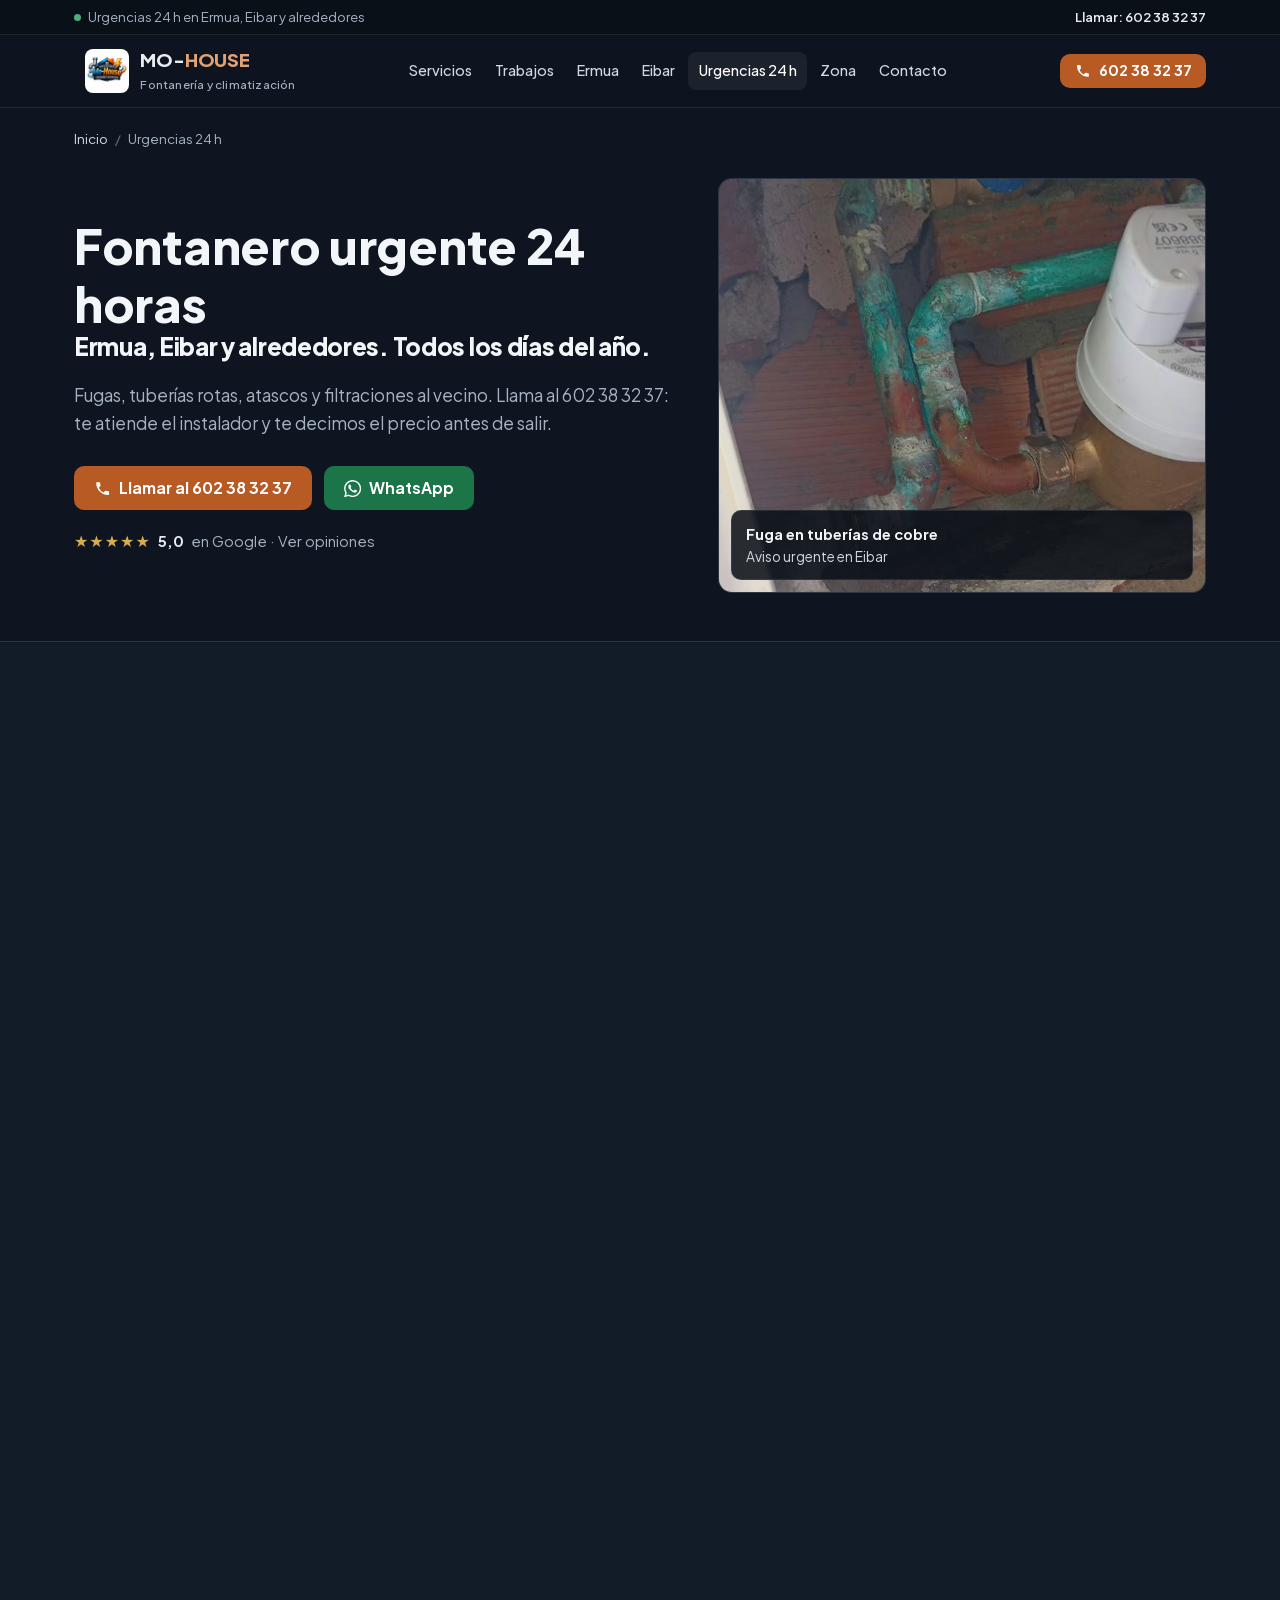
<file: urgencias-24h/index.html>
<!DOCTYPE html>
<html lang="es">
<head>
<meta charset="UTF-8">
<meta name="viewport" content="width=device-width, initial-scale=1, viewport-fit=cover">
<title>Fontanero Urgente 24 h en Ermua y Eibar | MO-HOUSE</title>
<meta name="description" content="Fontanero urgente 24 horas en Ermua, Eibar y alrededores: fugas, tuberías rotas, atascos y filtraciones. Llegamos en 20-30 min. ☎ 602 38 32 37">
<meta name="robots" content="index, follow, max-image-preview:large, max-snippet:-1">
<link rel="canonical" href="https://mo-house.es/urgencias-24h/">
<meta name="format-detection" content="telephone=no">
<meta name="geo.region" content="ES-BI">
<meta name="geo.placename" content="Ermua; Eibar">
<meta name="geo.position" content="43.1873;-2.5015">
<meta name="ICBM" content="43.1873, -2.5015">
<meta property="og:type" content="website">
<meta property="og:locale" content="es_ES">
<meta property="og:site_name" content="MO-HOUSE">
<meta property="og:title" content="Fontanero Urgente 24 h en Ermua y Eibar | MO-HOUSE">
<meta property="og:description" content="Fontanero urgente 24 horas en Ermua, Eibar y alrededores: fugas, tuberías rotas, atascos y filtraciones. Llegamos en 20-30 min. ☎ 602 38 32 37">
<meta property="og:url" content="https://mo-house.es/urgencias-24h/">
<meta property="og:image" content="https://mo-house.es/images/opt/og-mo-house-1200x630.jpg">
<meta property="og:image:width" content="1200">
<meta property="og:image:height" content="630">
<meta name="twitter:card" content="summary_large_image">
<meta name="theme-color" content="#0e1520">
<link rel="icon" href="/favicon.ico" sizes="any">
<link rel="icon" href="/images/opt/favicon-32.png" type="image/png" sizes="32x32">
<link rel="apple-touch-icon" href="/images/opt/apple-touch-icon-180.png">
<link rel="manifest" href="/site.webmanifest">
<link rel="preload" href="/fonts/plus-jakarta-sans-latin.woff2" as="font" type="font/woff2" crossorigin>
<link rel="preload" as="image" type="image/avif" imagesrcset="/images/opt/tuberias-cobre-oxidadas-contador-agua-eibar-480.avif 480w, /images/opt/tuberias-cobre-oxidadas-contador-agua-eibar-800.avif 800w" imagesizes="(max-width: 900px) 100vw, 520px" fetchpriority="high">
<link rel="stylesheet" href="/css/site.css">
<script type="application/ld+json">
{
 "@context": "https://schema.org",
 "@graph": [
  {
   "@type": [
    "LocalBusiness",
    "Plumber",
    "HVACBusiness"
   ],
   "@id": "https://mo-house.es/#business",
   "name": "MO-HOUSE",
   "url": "https://mo-house.es/",
   "telephone": "+34602383237",
   "email": "mohamed.akhrif2016@gmail.com",
   "image": "https://mo-house.es/images/opt/og-mo-house-1200x630.jpg",
   "logo": "https://mo-house.es/images/opt/logo-mo-house-512.png",
   "priceRange": "€€",
   "address": {
    "@type": "PostalAddress",
    "addressLocality": "Ermua",
    "postalCode": "48260",
    "addressRegion": "Bizkaia",
    "addressCountry": "ES"
   },
   "geo": {
    "@type": "GeoCoordinates",
    "latitude": 43.1873,
    "longitude": -2.5015
   },
   "openingHoursSpecification": [
    {
     "@type": "OpeningHoursSpecification",
     "dayOfWeek": [
      "Monday",
      "Tuesday",
      "Wednesday",
      "Thursday",
      "Friday",
      "Saturday",
      "Sunday"
     ],
     "opens": "00:00",
     "closes": "23:59"
    }
   ],
   "hasMap": "https://share.google/MHQ0pvipF8k27Tr6L",
   "sameAs": [
    "https://share.google/MHQ0pvipF8k27Tr6L",
    "https://www.google.com/search?kgmid=/g/11p27mvmxk"
   ]
  },
  {
   "@type": "WebPage",
   "@id": "https://mo-house.es/urgencias-24h/#webpage",
   "url": "https://mo-house.es/urgencias-24h/",
   "name": "Fontanero Urgente 24 h en Ermua y Eibar | MO-HOUSE",
   "description": "Fontanero urgente 24 horas en Ermua, Eibar y alrededores: fugas, tuberías rotas, atascos y filtraciones. Llegamos en 20-30 min. ☎ 602 38 32 37",
   "inLanguage": "es-ES",
   "isPartOf": {
    "@id": "https://mo-house.es/#website"
   },
   "about": {
    "@id": "https://mo-house.es/#business"
   },
   "primaryImageOfPage": "https://mo-house.es/images/opt/tuberias-cobre-oxidadas-contador-agua-eibar-1200.webp",
   "dateModified": "2026-11-16",
   "breadcrumb": {
    "@id": "https://mo-house.es/urgencias-24h/#migas"
   }
  },
  {
   "@type": "BreadcrumbList",
   "@id": "https://mo-house.es/urgencias-24h/#migas",
   "itemListElement": [
    {
     "@type": "ListItem",
     "position": 1,
     "name": "Inicio",
     "item": "https://mo-house.es/"
    },
    {
     "@type": "ListItem",
     "position": 2,
     "name": "Urgencias 24 h",
     "item": "https://mo-house.es/urgencias-24h/"
    }
   ]
  },
  {
   "@type": "Service",
   "@id": "https://mo-house.es/urgencias-24h/#servicio",
   "name": "Fontanero urgente 24 horas",
   "serviceType": "Emergency plumbing",
   "description": "Urgencias de fontanería 24 horas: fugas, roturas, atascos, filtraciones y averías de agua caliente y calefacción.",
   "provider": {
    "@id": "https://mo-house.es/#business"
   },
   "url": "https://mo-house.es/urgencias-24h/",
   "areaServed": [
    {
     "@type": "City",
     "name": "Ermua"
    },
    {
     "@type": "City",
     "name": "Eibar"
    },
    {
     "@type": "City",
     "name": "Mallabia"
    },
    {
     "@type": "City",
     "name": "Soraluze"
    },
    {
     "@type": "City",
     "name": "Elgoibar"
    },
    {
     "@type": "City",
     "name": "Zaldibar"
    },
    {
     "@type": "City",
     "name": "Berriz"
    },
    {
     "@type": "City",
     "name": "Durango"
    },
    {
     "@type": "City",
     "name": "Bergara"
    }
   ],
   "hoursAvailable": {
    "@type": "OpeningHoursSpecification",
    "dayOfWeek": [
     "Monday",
     "Tuesday",
     "Wednesday",
     "Thursday",
     "Friday",
     "Saturday",
     "Sunday"
    ],
    "opens": "00:00",
    "closes": "23:59"
   }
  },
  {
   "@type": "FAQPage",
   "@id": "https://mo-house.es/urgencias-24h/#preguntas",
   "mainEntity": [
    {
     "@type": "Question",
     "name": "¿De verdad atendéis a las 3 de la mañana?",
     "acceptedAnswer": {
      "@type": "Answer",
      "text": "Sí. El 602 38 32 37 está operativo las 24 horas, también domingos y festivos. Si no podemos coger en ese momento, te devolvemos la llamada enseguida."
     }
    },
    {
     "@type": "Question",
     "name": "¿Cuánto cuesta una urgencia?",
     "acceptedAnswer": {
      "@type": "Answer",
      "text": "Depende de la hora y del trabajo. Te decimos el precio por teléfono antes de salir, para que decidas con calma."
     }
    },
    {
     "@type": "Question",
     "name": "¿Cuánto tardáis?",
     "acceptedAnswer": {
      "@type": "Answer",
      "text": "En Ermua y Eibar, 20 a 30 minutos. En el resto de la zona, según la distancia; te lo decimos al llamar."
     }
    },
    {
     "@type": "Question",
     "name": "¿Lo paga el seguro?",
     "acceptedAnswer": {
      "@type": "Answer",
      "text": "Muchas pólizas cubren los daños por agua. Te damos factura oficial y fotos del antes y el después para que lo presentes."
     }
    }
   ]
  }
 ]
}
</script>
</head>
<body>
<div class="topbar"><div class="container">
<span><span class="dot"></span>Urgencias 24 h en Ermua, Eibar y alrededores</span>
<a href="tel:+34602383237" data-conversion="call-topbar">Llamar: 602 38 32 37</a>
</div></div>
<header class="header">
<div class="container">
<a href="/" class="brand" aria-label="MO-HOUSE, inicio">
<picture><source type="image/webp" srcset="/images/opt/logo-mo-house-96.webp"><img src="/images/opt/logo-mo-house-96.png" alt="" width="44" height="44"></picture>
<span><span class="brand-name">MO-<span>HOUSE</span></span><span class="brand-sub">Fontanería y climatización</span></span>
</a>
<nav class="nav" aria-label="Principal"><a href="/#servicios">Servicios</a><a href="/#trabajos">Trabajos</a><a href="/fontanero-ermua/">Ermua</a><a href="/fontanero-eibar/">Eibar</a><a href="/urgencias-24h/" aria-current="page">Urgencias 24 h</a><a href="/zona-de-servicio/">Zona</a><a href="/#contacto">Contacto</a></nav>
<div class="header-actions">
<a href="tel:+34602383237" class="btn btn-primary btn-sm" data-conversion="call-header"><svg class="icon" viewBox="0 0 24 24" aria-hidden="true"><path d="M6.6 10.8a15.1 15.1 0 0 0 6.6 6.6l2.2-2.2a1 1 0 0 1 1-.25 11.4 11.4 0 0 0 3.6.57 1 1 0 0 1 1 1V20a1 1 0 0 1-1 1A17 17 0 0 1 3 4a1 1 0 0 1 1-1h3.5a1 1 0 0 1 1 1c0 1.25.2 2.45.57 3.57a1 1 0 0 1-.25 1z"/></svg><span class="btn-call-text">602 38 32 37</span></a>
<button class="menu-btn" id="menuBtn" aria-label="Abrir menú" aria-expanded="false" aria-controls="drawer"><span></span></button>
</div>
</div>
<nav class="drawer" id="drawer" aria-label="Menú móvil"><a href="/#servicios">Servicios</a><a href="/#trabajos">Trabajos</a><a href="/fontanero-ermua/">Ermua</a><a href="/fontanero-eibar/">Eibar</a><a href="/urgencias-24h/" aria-current="page">Urgencias 24 h</a><a href="/zona-de-servicio/">Zona</a><a href="/#contacto">Contacto</a>
<a href="https://wa.me/34602383237?text=Hola%20MO-HOUSE%2C%20te%20escribo%20desde%20la%20web." class="btn btn-wa" target="_blank" rel="noopener" data-conversion="wa-drawer"><svg class="icon" viewBox="0 0 24 24" aria-hidden="true"><path d="M.06 24l1.69-6.16a11.87 11.87 0 0 1-1.59-5.95C.16 5.34 5.5 0 12.05 0a11.82 11.82 0 0 1 8.41 3.49 11.82 11.82 0 0 1 3.48 8.41c0 6.56-5.34 11.89-11.89 11.89a11.9 11.9 0 0 1-5.69-1.45zm6.6-3.81c1.67 1 3.28 1.59 5.39 1.59 5.45 0 9.89-4.43 9.89-9.88 0-5.46-4.42-9.89-9.88-9.89-5.45 0-9.89 4.43-9.89 9.88 0 2.23.65 3.89 1.75 5.64l-1 3.64zm11.38-5.46c-.07-.12-.27-.2-.57-.35-.3-.15-1.76-.87-2.03-.97-.27-.1-.47-.15-.67.15-.2.3-.77.97-.94 1.17-.17.2-.35.22-.64.07-.3-.15-1.26-.46-2.39-1.47-.88-.79-1.48-1.76-1.65-2.06-.17-.3-.02-.46.13-.61.13-.13.3-.35.45-.52.15-.17.2-.3.3-.5.1-.2.05-.37-.03-.52-.07-.15-.67-1.61-.92-2.21-.24-.58-.49-.5-.67-.51h-.57c-.2 0-.52.07-.79.37-.27.3-1.04 1.02-1.04 2.48s1.07 2.88 1.21 3.07c.15.2 2.1 3.2 5.08 4.49.71.31 1.26.49 1.69.63.71.23 1.36.19 1.87.12.57-.09 1.76-.72 2.01-1.41.25-.7.25-1.29.17-1.41z"/></svg><span>Escribir por WhatsApp</span></a>
</nav>
</header>
<main>
<div class="container"><nav aria-label="Migas de pan"><ol class="breadcrumb"><li><a href="/">Inicio</a></li><li aria-current="page">Urgencias 24 h</li></ol></nav></div>
<section class="page-hero">
<div class="container hero-grid">
<div>
<h1>Fontanero urgente 24 horas<span class="sub" style="display:block;font-size:0.5em">Ermua, Eibar y alrededores. Todos los días del año.</span></h1>
<p class="lead">Fugas, tuberías rotas, atascos y filtraciones al vecino. Llama al 602 38 32 37: te atiende el instalador y te decimos el precio antes de salir.</p>
<div class="cta-row"><a href="tel:+34602383237" class="btn btn-primary" data-conversion="call-hero-urgencias"><svg class="icon" viewBox="0 0 24 24" aria-hidden="true"><path d="M6.6 10.8a15.1 15.1 0 0 0 6.6 6.6l2.2-2.2a1 1 0 0 1 1-.25 11.4 11.4 0 0 0 3.6.57 1 1 0 0 1 1 1V20a1 1 0 0 1-1 1A17 17 0 0 1 3 4a1 1 0 0 1 1-1h3.5a1 1 0 0 1 1 1c0 1.25.2 2.45.57 3.57a1 1 0 0 1-.25 1z"/></svg><span>Llamar al 602 38 32 37</span></a><a href="https://wa.me/34602383237?text=Hola%20MO-HOUSE%2C%20tengo%20una%20urgencia%20de%20fontaner%C3%ADa." class="btn btn-wa" target="_blank" rel="noopener" data-conversion="wa-hero-urgencias"><svg class="icon" viewBox="0 0 24 24" aria-hidden="true"><path d="M.06 24l1.69-6.16a11.87 11.87 0 0 1-1.59-5.95C.16 5.34 5.5 0 12.05 0a11.82 11.82 0 0 1 8.41 3.49 11.82 11.82 0 0 1 3.48 8.41c0 6.56-5.34 11.89-11.89 11.89a11.9 11.9 0 0 1-5.69-1.45zm6.6-3.81c1.67 1 3.28 1.59 5.39 1.59 5.45 0 9.89-4.43 9.89-9.88 0-5.46-4.42-9.89-9.88-9.89-5.45 0-9.89 4.43-9.89 9.88 0 2.23.65 3.89 1.75 5.64l-1 3.64zm11.38-5.46c-.07-.12-.27-.2-.57-.35-.3-.15-1.76-.87-2.03-.97-.27-.1-.47-.15-.67.15-.2.3-.77.97-.94 1.17-.17.2-.35.22-.64.07-.3-.15-1.26-.46-2.39-1.47-.88-.79-1.48-1.76-1.65-2.06-.17-.3-.02-.46.13-.61.13-.13.3-.35.45-.52.15-.17.2-.3.3-.5.1-.2.05-.37-.03-.52-.07-.15-.67-1.61-.92-2.21-.24-.58-.49-.5-.67-.51h-.57c-.2 0-.52.07-.79.37-.27.3-1.04 1.02-1.04 2.48s1.07 2.88 1.21 3.07c.15.2 2.1 3.2 5.08 4.49.71.31 1.26.49 1.69.63.71.23 1.36.19 1.87.12.57-.09 1.76-.72 2.01-1.41.25-.7.25-1.29.17-1.41z"/></svg><span>WhatsApp</span></a></div>
<a class="rating" href="https://share.google/MHQ0pvipF8k27Tr6L" target="_blank" rel="noopener" data-conversion="maps-hero-urgencias"><span class="stars" aria-hidden="true">★★★★★</span><strong>5,0</strong><span>en Google · Ver opiniones</span></a>
</div>
<figure class="hero-photo"><picture><source type="image/avif" srcset="/images/opt/tuberias-cobre-oxidadas-contador-agua-eibar-480.avif 480w, /images/opt/tuberias-cobre-oxidadas-contador-agua-eibar-800.avif 800w" sizes="(max-width: 900px) 100vw, 520px"><source type="image/webp" srcset="/images/opt/tuberias-cobre-oxidadas-contador-agua-eibar-480.webp 480w, /images/opt/tuberias-cobre-oxidadas-contador-agua-eibar-800.webp 800w" sizes="(max-width: 900px) 100vw, 520px"><img src="/images/opt/tuberias-cobre-oxidadas-contador-agua-eibar-800.jpg" alt="Tuberías de cobre oxidadas con fuga junto al contador de agua" width="800" height="1423" fetchpriority="high" decoding="async" style="object-position: 50% 40%;"></picture><figcaption><strong>Fuga en tuberías de cobre</strong>Aviso urgente en Eibar</figcaption></figure>
</div>
</section>
<section class="section alt below">
<div class="container layout">
<article class="prose">
<h2>Urgencias que atendemos</h2>
<ul>
<li><strong>Fugas y tuberías rotas:</strong> agua que sale de la pared o del suelo, latiguillos reventados, llaves de paso que gotean.</li>
<li><strong>Filtraciones al vecino:</strong> localizamos de dónde sale el agua y la cortamos.</li>
<li><strong>Atascos:</strong> fregadero, inodoro, ducha, bajante o colector del garaje.</li>
<li><strong>Sin agua caliente o sin calefacción:</strong> termos, calentadores, radiadores y aerotermia.</li>
<li><strong>Contador y acometida:</strong> fugas en la hornacina del contador o en la llave general.</li>
</ul>

<h2>Qué hacer mientras llegamos</h2>
<ol>
<li><strong>Cierra la llave de paso</strong> de la vivienda. Suele estar en la cocina, en el baño o junto al contador.</li>
<li>Si el agua está cerca de enchufes o del cuadro eléctrico, <strong>corta la luz</strong> de esa zona.</li>
<li>Recoge el agua que puedas y aparta lo que se pueda mojar.</li>
<li><strong>Haz fotos</strong> de la avería y de los daños: te harán falta para el seguro.</li>
<li>Si el agua baja a otro piso, avisa al vecino de abajo.</li>
</ol>
<p>Si no encuentras la llave de paso o no cierra, llámanos y te guiamos por teléfono.</p>

<h2>Dónde atendemos urgencias</h2>
<p>En <a href="/fontanero-ermua/">Ermua</a> y <a href="/fontanero-eibar/">Eibar</a> llegamos en 20 a 30 minutos. También vamos a Mallabia, Soraluze, Elgoibar, Zaldibar, Berriz, Durango, Bergara y el resto de pueblos de nuestra <a href="/zona-de-servicio/">zona de servicio</a>.</p>
<div class="photo-row"><figure><picture><source type="image/avif" srcset="/images/opt/plato-ducha-roto-agrietado-filtracion-eibar-480.avif 480w, /images/opt/plato-ducha-roto-agrietado-filtracion-eibar-800.avif 800w" sizes="(max-width: 560px) 50vw, 250px"><source type="image/webp" srcset="/images/opt/plato-ducha-roto-agrietado-filtracion-eibar-480.webp 480w, /images/opt/plato-ducha-roto-agrietado-filtracion-eibar-800.webp 800w" sizes="(max-width: 560px) 50vw, 250px"><img src="/images/opt/plato-ducha-roto-agrietado-filtracion-eibar-800.jpg" alt="Plato de ducha roto que filtraba al piso de abajo" width="800" height="1063" loading="lazy" decoding="async"></picture><figcaption>Plato roto con filtración al vecino</figcaption></figure><figure><picture><source type="image/avif" srcset="/images/opt/atasco-tapon-grasa-colector-bajante-eibar-480.avif 480w, /images/opt/atasco-tapon-grasa-colector-bajante-eibar-800.avif 800w" sizes="(max-width: 560px) 50vw, 250px"><source type="image/webp" srcset="/images/opt/atasco-tapon-grasa-colector-bajante-eibar-480.webp 480w, /images/opt/atasco-tapon-grasa-colector-bajante-eibar-800.webp 800w" sizes="(max-width: 560px) 50vw, 250px"><img src="/images/opt/atasco-tapon-grasa-colector-bajante-eibar-800.jpg" alt="Tapón de grasa dentro de una bajante atascada" width="800" height="1423" loading="lazy" decoding="async" style="object-position: 50% 50%;"></picture><figcaption>Tapón de grasa en bajante</figcaption></figure><figure><picture><source type="image/avif" srcset="/images/opt/reparacion-tuberia-plomo-cobre-eibar-480.avif 480w, /images/opt/reparacion-tuberia-plomo-cobre-eibar-800.avif 800w" sizes="(max-width: 560px) 50vw, 250px"><source type="image/webp" srcset="/images/opt/reparacion-tuberia-plomo-cobre-eibar-480.webp 480w, /images/opt/reparacion-tuberia-plomo-cobre-eibar-800.webp 800w" sizes="(max-width: 560px) 50vw, 250px"><img src="/images/opt/reparacion-tuberia-plomo-cobre-eibar-800.jpg" alt="Tubería de plomo picada sustituida por multicapa" width="800" height="1067" loading="lazy" decoding="async"></picture><figcaption>Tubería de plomo picada</figcaption></figure></div>
</article>
<aside class="aside">
<div class="aside-box">
<h3>Urgencias 24 horas</h3>
<p>Llama a cualquier hora o manda fotos de la avería por WhatsApp.</p>
<a href="tel:+34602383237" class="btn btn-primary" data-conversion="call-urgencias"><svg class="icon" viewBox="0 0 24 24" aria-hidden="true"><path d="M6.6 10.8a15.1 15.1 0 0 0 6.6 6.6l2.2-2.2a1 1 0 0 1 1-.25 11.4 11.4 0 0 0 3.6.57 1 1 0 0 1 1 1V20a1 1 0 0 1-1 1A17 17 0 0 1 3 4a1 1 0 0 1 1-1h3.5a1 1 0 0 1 1 1c0 1.25.2 2.45.57 3.57a1 1 0 0 1-.25 1z"/></svg><span>Llamar al 602 38 32 37</span></a>
<a href="https://wa.me/34602383237?text=Hola%20MO-HOUSE%2C%20tengo%20una%20urgencia%20de%20fontaner%C3%ADa." class="btn btn-wa" target="_blank" rel="noopener" data-conversion="wa-urgencias"><svg class="icon" viewBox="0 0 24 24" aria-hidden="true"><path d="M.06 24l1.69-6.16a11.87 11.87 0 0 1-1.59-5.95C.16 5.34 5.5 0 12.05 0a11.82 11.82 0 0 1 8.41 3.49 11.82 11.82 0 0 1 3.48 8.41c0 6.56-5.34 11.89-11.89 11.89a11.9 11.9 0 0 1-5.69-1.45zm6.6-3.81c1.67 1 3.28 1.59 5.39 1.59 5.45 0 9.89-4.43 9.89-9.88 0-5.46-4.42-9.89-9.88-9.89-5.45 0-9.89 4.43-9.89 9.88 0 2.23.65 3.89 1.75 5.64l-1 3.64zm11.38-5.46c-.07-.12-.27-.2-.57-.35-.3-.15-1.76-.87-2.03-.97-.27-.1-.47-.15-.67.15-.2.3-.77.97-.94 1.17-.17.2-.35.22-.64.07-.3-.15-1.26-.46-2.39-1.47-.88-.79-1.48-1.76-1.65-2.06-.17-.3-.02-.46.13-.61.13-.13.3-.35.45-.52.15-.17.2-.3.3-.5.1-.2.05-.37-.03-.52-.07-.15-.67-1.61-.92-2.21-.24-.58-.49-.5-.67-.51h-.57c-.2 0-.52.07-.79.37-.27.3-1.04 1.02-1.04 2.48s1.07 2.88 1.21 3.07c.15.2 2.1 3.2 5.08 4.49.71.31 1.26.49 1.69.63.71.23 1.36.19 1.87.12.57-.09 1.76-.72 2.01-1.41.25-.7.25-1.29.17-1.41z"/></svg><span>Enviar fotos por WhatsApp</span></a>
</div>
<div class="aside-box"><h3>Opiniones</h3><p>Nuestros clientes nos valoran con 5 estrellas en Google.</p><a class="rating" href="https://share.google/MHQ0pvipF8k27Tr6L" target="_blank" rel="noopener" data-conversion="maps-aside-urgencias"><span class="stars" aria-hidden="true">★★★★★</span><strong>5,0</strong><span>en Google · Ver opiniones</span></a></div>
<div class="aside-box"><h3>También te puede interesar</h3><ul style="margin-top:0.6rem"><li><a href="/fontanero-ermua/">Fontanero en Ermua</a></li><li><a href="/fontanero-eibar/">Fontanero en Eibar</a></li><li><a href="/bajantes-fibrocemento/">Bajantes de fibrocemento</a></li><li><a href="/zona-de-servicio/">Zona de servicio</a></li></ul></div>
</aside>
</div>
</section>
<section class="section below" id="preguntas">
<div class="container">
<div class="section-head center"><h2>Preguntas frecuentes</h2></div>
<div class="faq"><details><summary>¿De verdad atendéis a las 3 de la mañana?</summary><div><p>Sí. El 602 38 32 37 está operativo las 24 horas, también domingos y festivos. Si no podemos coger en ese momento, te devolvemos la llamada enseguida.</p></div></details><details><summary>¿Cuánto cuesta una urgencia?</summary><div><p>Depende de la hora y del trabajo. Te decimos el precio por teléfono antes de salir, para que decidas con calma.</p></div></details><details><summary>¿Cuánto tardáis?</summary><div><p>En Ermua y Eibar, 20 a 30 minutos. En el resto de la zona, según la distancia; te lo decimos al llamar.</p></div></details><details><summary>¿Lo paga el seguro?</summary><div><p>Muchas pólizas cubren los daños por agua. Te damos factura oficial y fotos del antes y el después para que lo presentes.</p></div></details></div>
<div style="margin-top:3rem"><div class="cta-band">
<div><h2>¿Tienes una avería o quieres presupuesto?</h2><p>Llama o manda fotos por WhatsApp. Te contesta el instalador, no una centralita.</p></div>
<div class="cta-row"><a href="tel:+34602383237" class="btn btn-primary" data-conversion="call-urgencias-final"><svg class="icon" viewBox="0 0 24 24" aria-hidden="true"><path d="M6.6 10.8a15.1 15.1 0 0 0 6.6 6.6l2.2-2.2a1 1 0 0 1 1-.25 11.4 11.4 0 0 0 3.6.57 1 1 0 0 1 1 1V20a1 1 0 0 1-1 1A17 17 0 0 1 3 4a1 1 0 0 1 1-1h3.5a1 1 0 0 1 1 1c0 1.25.2 2.45.57 3.57a1 1 0 0 1-.25 1z"/></svg><span>Llamar al 602 38 32 37</span></a><a href="https://wa.me/34602383237?text=Hola%20MO-HOUSE%2C%20tengo%20una%20urgencia%20de%20fontaner%C3%ADa." class="btn btn-wa" target="_blank" rel="noopener" data-conversion="wa-urgencias-final"><svg class="icon" viewBox="0 0 24 24" aria-hidden="true"><path d="M.06 24l1.69-6.16a11.87 11.87 0 0 1-1.59-5.95C.16 5.34 5.5 0 12.05 0a11.82 11.82 0 0 1 8.41 3.49 11.82 11.82 0 0 1 3.48 8.41c0 6.56-5.34 11.89-11.89 11.89a11.9 11.9 0 0 1-5.69-1.45zm6.6-3.81c1.67 1 3.28 1.59 5.39 1.59 5.45 0 9.89-4.43 9.89-9.88 0-5.46-4.42-9.89-9.88-9.89-5.45 0-9.89 4.43-9.89 9.88 0 2.23.65 3.89 1.75 5.64l-1 3.64zm11.38-5.46c-.07-.12-.27-.2-.57-.35-.3-.15-1.76-.87-2.03-.97-.27-.1-.47-.15-.67.15-.2.3-.77.97-.94 1.17-.17.2-.35.22-.64.07-.3-.15-1.26-.46-2.39-1.47-.88-.79-1.48-1.76-1.65-2.06-.17-.3-.02-.46.13-.61.13-.13.3-.35.45-.52.15-.17.2-.3.3-.5.1-.2.05-.37-.03-.52-.07-.15-.67-1.61-.92-2.21-.24-.58-.49-.5-.67-.51h-.57c-.2 0-.52.07-.79.37-.27.3-1.04 1.02-1.04 2.48s1.07 2.88 1.21 3.07c.15.2 2.1 3.2 5.08 4.49.71.31 1.26.49 1.69.63.71.23 1.36.19 1.87.12.57-.09 1.76-.72 2.01-1.41.25-.7.25-1.29.17-1.41z"/></svg><span>WhatsApp</span></a></div>
</div></div>
</div>
</section>
</main>
<footer class="footer below">
<div class="container">
<div class="footer-grid">
<div>
<a href="/" class="brand"><picture><source type="image/webp" srcset="/images/opt/logo-mo-house-96.webp"><img src="/images/opt/logo-mo-house-96.png" alt="" width="44" height="44" loading="lazy"></picture><span class="brand-name">MO-<span>HOUSE</span></span></a>
<p>Fontanería, climatización, aerotermia y calefacción en Ermua, Eibar y alrededores. Urgencias 24 horas.</p>
<p style="margin-top:0.75rem"><a href="tel:+34602383237" data-conversion="call-footer"><strong>602 38 32 37</strong></a><br>mohamed.akhrif2016@gmail.com<br>NIF Z0617960R</p>
</div>
<div>
<h3>Servicios</h3>
<ul>
<li><a href="/urgencias-24h/">Fontanero urgente 24 h</a></li>
<li><a href="/#servicios">Fontanería y fugas</a></li>
<li><a href="/aerotermia-climatizacion/">Aerotermia y aire acondicionado</a></li>
<li><a href="/aerotermia-climatizacion/#calefaccion">Calefacción y radiadores</a></li>
<li><a href="/bajantes-fibrocemento/">Bajantes de fibrocemento</a></li>
<li><a href="/reparaciones-obras-ermua/">Reparaciones y obras</a></li>
</ul>
</div>
<div>
<h3>Dónde trabajamos</h3>
<ul>
<li><a href="/fontanero-ermua/">Fontanero en Ermua</a></li>
<li><a href="/fontanero-eibar/">Fontanero en Eibar</a></li>
<li><a href="/zona-de-servicio/#debabarrena">Bajo Deba (Debabarrena)</a></li><li><a href="/zona-de-servicio/#durangaldea">Durangaldea</a></li><li><a href="/zona-de-servicio/#debagoiena">Alto Deba (Debagoiena)</a></li><li><a href="/zona-de-servicio/#lea-artibai">Lea-Artibai</a></li><li><a href="/zona-de-servicio/#urola">Urola (Kosta, Erdia y Goiena)</a></li>
</ul>
</div>
<div>
<h3>Contacto</h3>
<ul>
<li><a href="tel:+34602383237" data-conversion="call-footer2">Llamar: 602 38 32 37</a></li>
<li><a href="https://wa.me/34602383237?text=Hola%20MO-HOUSE%2C%20te%20escribo%20desde%20la%20web." target="_blank" rel="noopener" data-conversion="wa-footer">WhatsApp</a></li>
<li><a href="mailto:mohamed.akhrif2016@gmail.com">Correo electrónico</a></li>
<li><a href="https://share.google/MHQ0pvipF8k27Tr6L" target="_blank" rel="noopener" data-conversion="maps-footer">MO-HOUSE en Google</a></li>
</ul>
</div>
</div>
<div class="footer-bottom">
<span>&copy; <span id="year">2026</span> MO-HOUSE · Ermua y Eibar</span>
<span><button type="button" data-legal="aviso">Aviso legal</button><button type="button" data-legal="privacidad">Privacidad</button><button type="button" data-legal="cookies">Cookies</button></span>
</div>
<p class="credit">Web y SEO local: <a href="https://estudios.presupuesta.net/?utm_source=mo-house&amp;utm_medium=footer-credit&amp;utm_campaign=client-referral" target="_blank" rel="noopener">Presupuesta Estudios</a></p>
</div>
</footer>
<div class="dock">
<a href="https://wa.me/34602383237?text=Hola%20MO-HOUSE%2C%20necesito%20un%20fontanero." class="btn btn-wa" target="_blank" rel="noopener" data-conversion="wa-dock"><svg class="icon" viewBox="0 0 24 24" aria-hidden="true"><path d="M.06 24l1.69-6.16a11.87 11.87 0 0 1-1.59-5.95C.16 5.34 5.5 0 12.05 0a11.82 11.82 0 0 1 8.41 3.49 11.82 11.82 0 0 1 3.48 8.41c0 6.56-5.34 11.89-11.89 11.89a11.9 11.9 0 0 1-5.69-1.45zm6.6-3.81c1.67 1 3.28 1.59 5.39 1.59 5.45 0 9.89-4.43 9.89-9.88 0-5.46-4.42-9.89-9.88-9.89-5.45 0-9.89 4.43-9.89 9.88 0 2.23.65 3.89 1.75 5.64l-1 3.64zm11.38-5.46c-.07-.12-.27-.2-.57-.35-.3-.15-1.76-.87-2.03-.97-.27-.1-.47-.15-.67.15-.2.3-.77.97-.94 1.17-.17.2-.35.22-.64.07-.3-.15-1.26-.46-2.39-1.47-.88-.79-1.48-1.76-1.65-2.06-.17-.3-.02-.46.13-.61.13-.13.3-.35.45-.52.15-.17.2-.3.3-.5.1-.2.05-.37-.03-.52-.07-.15-.67-1.61-.92-2.21-.24-.58-.49-.5-.67-.51h-.57c-.2 0-.52.07-.79.37-.27.3-1.04 1.02-1.04 2.48s1.07 2.88 1.21 3.07c.15.2 2.1 3.2 5.08 4.49.71.31 1.26.49 1.69.63.71.23 1.36.19 1.87.12.57-.09 1.76-.72 2.01-1.41.25-.7.25-1.29.17-1.41z"/></svg><span>WhatsApp</span></a>
<a href="tel:+34602383237" class="btn btn-primary" data-conversion="call-dock"><svg class="icon" viewBox="0 0 24 24" aria-hidden="true"><path d="M6.6 10.8a15.1 15.1 0 0 0 6.6 6.6l2.2-2.2a1 1 0 0 1 1-.25 11.4 11.4 0 0 0 3.6.57 1 1 0 0 1 1 1V20a1 1 0 0 1-1 1A17 17 0 0 1 3 4a1 1 0 0 1 1-1h3.5a1 1 0 0 1 1 1c0 1.25.2 2.45.57 3.57a1 1 0 0 1-.25 1z"/></svg><span>602 38 32 37</span></a>
</div>
<div class="modal" id="legal" role="dialog" aria-modal="true" aria-labelledby="legalTitle">
<div class="modal-box"><div class="modal-top"><strong id="legalTitle" data-legal-title>Aviso legal</strong><button class="modal-close" aria-label="Cerrar">&times;</button></div><div class="modal-body"></div></div>
</div>
<script src="/js/site.js?v=ae0aca37" defer></script>
</body>
</html>
</file>
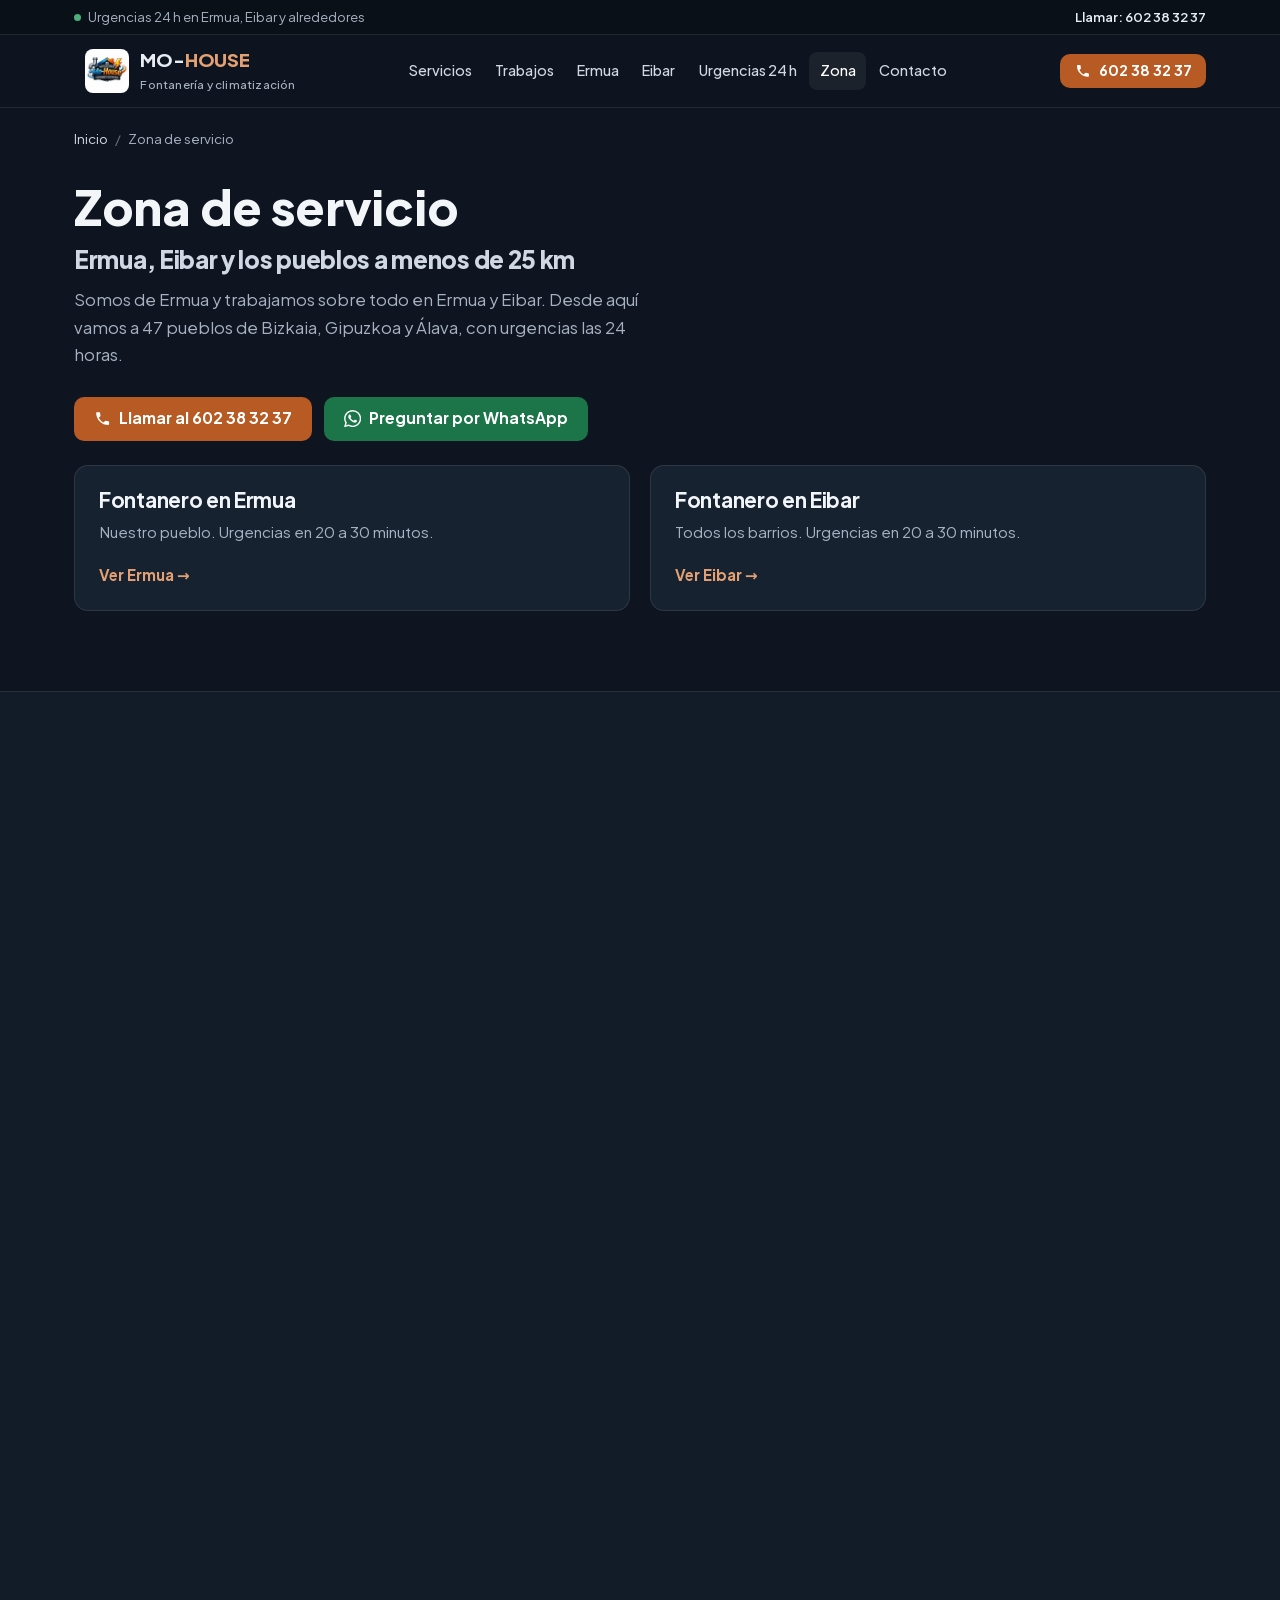
<file: zona-de-servicio/index.html>
<!DOCTYPE html>
<html lang="es">
<head>
<meta charset="UTF-8">
<meta name="viewport" content="width=device-width, initial-scale=1, viewport-fit=cover">
<title>Fontanero en Durango, Elgoibar, Soraluze y Bergara | MO-HOUSE</title>
<meta name="description" content="Fontanero en Ermua, Eibar, Elgoibar, Soraluze, Durango, Bergara, Arrasate, Markina, Ondarroa, Azpeitia y pueblos a 25 km. Urgencias 24 h.">
<meta name="robots" content="index, follow, max-image-preview:large, max-snippet:-1">
<link rel="canonical" href="https://mo-house.es/zona-de-servicio/">
<meta name="format-detection" content="telephone=no">
<meta name="geo.region" content="ES-BI">
<meta name="geo.placename" content="Ermua; Eibar">
<meta name="geo.position" content="43.1873;-2.5015">
<meta name="ICBM" content="43.1873, -2.5015">
<meta property="og:type" content="website">
<meta property="og:locale" content="es_ES">
<meta property="og:site_name" content="MO-HOUSE">
<meta property="og:title" content="Fontanero en Durango, Elgoibar, Soraluze y Bergara | MO-HOUSE">
<meta property="og:description" content="Fontanero en Ermua, Eibar, Elgoibar, Soraluze, Durango, Bergara, Arrasate, Markina, Ondarroa, Azpeitia y pueblos a 25 km. Urgencias 24 h.">
<meta property="og:url" content="https://mo-house.es/zona-de-servicio/">
<meta property="og:image" content="https://mo-house.es/images/opt/og-mo-house-1200x630.jpg">
<meta property="og:image:width" content="1200">
<meta property="og:image:height" content="630">
<meta name="twitter:card" content="summary_large_image">
<meta name="theme-color" content="#0e1520">
<link rel="icon" href="/favicon.ico" sizes="any">
<link rel="icon" href="/images/opt/favicon-32.png" type="image/png" sizes="32x32">
<link rel="apple-touch-icon" href="/images/opt/apple-touch-icon-180.png">
<link rel="manifest" href="/site.webmanifest">
<link rel="preload" href="/fonts/plus-jakarta-sans-latin.woff2" as="font" type="font/woff2" crossorigin>

<link rel="stylesheet" href="/css/site.css">
<script type="application/ld+json">
{
 "@context": "https://schema.org",
 "@graph": [
  {
   "@type": [
    "LocalBusiness",
    "Plumber",
    "HVACBusiness"
   ],
   "@id": "https://mo-house.es/#business",
   "name": "MO-HOUSE",
   "url": "https://mo-house.es/",
   "telephone": "+34602383237",
   "email": "mohamed.akhrif2016@gmail.com",
   "image": "https://mo-house.es/images/opt/og-mo-house-1200x630.jpg",
   "logo": "https://mo-house.es/images/opt/logo-mo-house-512.png",
   "priceRange": "€€",
   "address": {
    "@type": "PostalAddress",
    "addressLocality": "Ermua",
    "postalCode": "48260",
    "addressRegion": "Bizkaia",
    "addressCountry": "ES"
   },
   "geo": {
    "@type": "GeoCoordinates",
    "latitude": 43.1873,
    "longitude": -2.5015
   },
   "openingHoursSpecification": [
    {
     "@type": "OpeningHoursSpecification",
     "dayOfWeek": [
      "Monday",
      "Tuesday",
      "Wednesday",
      "Thursday",
      "Friday",
      "Saturday",
      "Sunday"
     ],
     "opens": "00:00",
     "closes": "23:59"
    }
   ],
   "hasMap": "https://share.google/MHQ0pvipF8k27Tr6L",
   "sameAs": [
    "https://share.google/MHQ0pvipF8k27Tr6L",
    "https://www.google.com/search?kgmid=/g/11p27mvmxk"
   ]
  },
  {
   "@type": "WebPage",
   "@id": "https://mo-house.es/zona-de-servicio/#webpage",
   "url": "https://mo-house.es/zona-de-servicio/",
   "name": "Fontanero en Durango, Elgoibar, Soraluze y Bergara | MO-HOUSE",
   "description": "Fontanero en Ermua, Eibar, Elgoibar, Soraluze, Durango, Bergara, Arrasate, Markina, Ondarroa, Azpeitia y pueblos a 25 km. Urgencias 24 h.",
   "inLanguage": "es-ES",
   "isPartOf": {
    "@id": "https://mo-house.es/#website"
   },
   "about": {
    "@id": "https://mo-house.es/#business"
   },
   "primaryImageOfPage": "https://mo-house.es/images/opt/instalacion-tuberias-multicapa-bano-eibar-1200.webp",
   "dateModified": "2026-11-16",
   "breadcrumb": {
    "@id": "https://mo-house.es/zona-de-servicio/#migas"
   }
  },
  {
   "@type": "BreadcrumbList",
   "@id": "https://mo-house.es/zona-de-servicio/#migas",
   "itemListElement": [
    {
     "@type": "ListItem",
     "position": 1,
     "name": "Inicio",
     "item": "https://mo-house.es/"
    },
    {
     "@type": "ListItem",
     "position": 2,
     "name": "Zona de servicio",
     "item": "https://mo-house.es/zona-de-servicio/"
    }
   ]
  },
  {
   "@type": "Service",
   "@id": "https://mo-house.es/zona-de-servicio/#servicio",
   "name": "Fontanería y climatización en Ermua, Eibar y alrededores",
   "serviceType": "Plumbing",
   "description": "Fontanería, urgencias 24 horas, aerotermia, aire acondicionado, calefacción y bajantes a menos de 25 km de Ermua.",
   "provider": {
    "@id": "https://mo-house.es/#business"
   },
   "url": "https://mo-house.es/zona-de-servicio/",
   "areaServed": [
    {
     "@type": "City",
     "name": "Ermua"
    },
    {
     "@type": "City",
     "name": "Eibar"
    },
    {
     "@type": "City",
     "name": "Mallabia"
    },
    {
     "@type": "City",
     "name": "Soraluze"
    },
    {
     "@type": "City",
     "name": "Elgoibar"
    },
    {
     "@type": "City",
     "name": "Mendaro"
    },
    {
     "@type": "City",
     "name": "Deba"
    },
    {
     "@type": "City",
     "name": "Mutriku"
    },
    {
     "@type": "City",
     "name": "Zaldibar"
    },
    {
     "@type": "City",
     "name": "Berriz"
    },
    {
     "@type": "City",
     "name": "Durango"
    },
    {
     "@type": "City",
     "name": "Iurreta"
    },
    {
     "@type": "City",
     "name": "Abadiño"
    },
    {
     "@type": "City",
     "name": "Elorrio"
    },
    {
     "@type": "City",
     "name": "Atxondo"
    },
    {
     "@type": "City",
     "name": "Garai"
    },
    {
     "@type": "City",
     "name": "Izurtza"
    },
    {
     "@type": "City",
     "name": "Mañaria"
    },
    {
     "@type": "City",
     "name": "Amorebieta-Etxano"
    },
    {
     "@type": "City",
     "name": "Bergara"
    },
    {
     "@type": "City",
     "name": "Elgeta"
    },
    {
     "@type": "City",
     "name": "Antzuola"
    },
    {
     "@type": "City",
     "name": "Arrasate-Mondragón"
    },
    {
     "@type": "City",
     "name": "Aretxabaleta"
    },
    {
     "@type": "City",
     "name": "Eskoriatza"
    },
    {
     "@type": "City",
     "name": "Oñati"
    },
    {
     "@type": "City",
     "name": "Leintz-Gatzaga"
    },
    {
     "@type": "City",
     "name": "Markina-Xemein"
    },
    {
     "@type": "City",
     "name": "Etxebarria"
    },
    {
     "@type": "City",
     "name": "Ziortza-Bolibar"
    },
    {
     "@type": "City",
     "name": "Munitibar"
    },
    {
     "@type": "City",
     "name": "Aulesti"
    },
    {
     "@type": "City",
     "name": "Berriatua"
    },
    {
     "@type": "City",
     "name": "Ondarroa"
    },
    {
     "@type": "City",
     "name": "Mendexa"
    },
    {
     "@type": "City",
     "name": "Lekeitio"
    },
    {
     "@type": "City",
     "name": "Amoroto"
    },
    {
     "@type": "City",
     "name": "Ispaster"
    },
    {
     "@type": "City",
     "name": "Azkoitia"
    },
    {
     "@type": "City",
     "name": "Azpeitia"
    },
    {
     "@type": "City",
     "name": "Zestoa"
    },
    {
     "@type": "City",
     "name": "Aizarnazabal"
    },
    {
     "@type": "City",
     "name": "Zumaia"
    },
    {
     "@type": "City",
     "name": "Zumarraga"
    },
    {
     "@type": "City",
     "name": "Urretxu"
    },
    {
     "@type": "City",
     "name": "Legazpi"
    },
    {
     "@type": "City",
     "name": "Aramaio"
    }
   ],
   "hoursAvailable": {
    "@type": "OpeningHoursSpecification",
    "dayOfWeek": [
     "Monday",
     "Tuesday",
     "Wednesday",
     "Thursday",
     "Friday",
     "Saturday",
     "Sunday"
    ],
    "opens": "00:00",
    "closes": "23:59"
   }
  }
 ]
}
</script>
</head>
<body>
<div class="topbar"><div class="container">
<span><span class="dot"></span>Urgencias 24 h en Ermua, Eibar y alrededores</span>
<a href="tel:+34602383237" data-conversion="call-topbar">Llamar: 602 38 32 37</a>
</div></div>
<header class="header">
<div class="container">
<a href="/" class="brand" aria-label="MO-HOUSE, inicio">
<picture><source type="image/webp" srcset="/images/opt/logo-mo-house-96.webp"><img src="/images/opt/logo-mo-house-96.png" alt="" width="44" height="44"></picture>
<span><span class="brand-name">MO-<span>HOUSE</span></span><span class="brand-sub">Fontanería y climatización</span></span>
</a>
<nav class="nav" aria-label="Principal"><a href="/#servicios">Servicios</a><a href="/#trabajos">Trabajos</a><a href="/fontanero-ermua/">Ermua</a><a href="/fontanero-eibar/">Eibar</a><a href="/urgencias-24h/">Urgencias 24 h</a><a href="/zona-de-servicio/" aria-current="page">Zona</a><a href="/#contacto">Contacto</a></nav>
<div class="header-actions">
<a href="tel:+34602383237" class="btn btn-primary btn-sm" data-conversion="call-header"><svg class="icon" viewBox="0 0 24 24" aria-hidden="true"><path d="M6.6 10.8a15.1 15.1 0 0 0 6.6 6.6l2.2-2.2a1 1 0 0 1 1-.25 11.4 11.4 0 0 0 3.6.57 1 1 0 0 1 1 1V20a1 1 0 0 1-1 1A17 17 0 0 1 3 4a1 1 0 0 1 1-1h3.5a1 1 0 0 1 1 1c0 1.25.2 2.45.57 3.57a1 1 0 0 1-.25 1z"/></svg><span class="btn-call-text">602 38 32 37</span></a>
<button class="menu-btn" id="menuBtn" aria-label="Abrir menú" aria-expanded="false" aria-controls="drawer"><span></span></button>
</div>
</div>
<nav class="drawer" id="drawer" aria-label="Menú móvil"><a href="/#servicios">Servicios</a><a href="/#trabajos">Trabajos</a><a href="/fontanero-ermua/">Ermua</a><a href="/fontanero-eibar/">Eibar</a><a href="/urgencias-24h/">Urgencias 24 h</a><a href="/zona-de-servicio/" aria-current="page">Zona</a><a href="/#contacto">Contacto</a>
<a href="https://wa.me/34602383237?text=Hola%20MO-HOUSE%2C%20te%20escribo%20desde%20la%20web." class="btn btn-wa" target="_blank" rel="noopener" data-conversion="wa-drawer"><svg class="icon" viewBox="0 0 24 24" aria-hidden="true"><path d="M.06 24l1.69-6.16a11.87 11.87 0 0 1-1.59-5.95C.16 5.34 5.5 0 12.05 0a11.82 11.82 0 0 1 8.41 3.49 11.82 11.82 0 0 1 3.48 8.41c0 6.56-5.34 11.89-11.89 11.89a11.9 11.9 0 0 1-5.69-1.45zm6.6-3.81c1.67 1 3.28 1.59 5.39 1.59 5.45 0 9.89-4.43 9.89-9.88 0-5.46-4.42-9.89-9.88-9.89-5.45 0-9.89 4.43-9.89 9.88 0 2.23.65 3.89 1.75 5.64l-1 3.64zm11.38-5.46c-.07-.12-.27-.2-.57-.35-.3-.15-1.76-.87-2.03-.97-.27-.1-.47-.15-.67.15-.2.3-.77.97-.94 1.17-.17.2-.35.22-.64.07-.3-.15-1.26-.46-2.39-1.47-.88-.79-1.48-1.76-1.65-2.06-.17-.3-.02-.46.13-.61.13-.13.3-.35.45-.52.15-.17.2-.3.3-.5.1-.2.05-.37-.03-.52-.07-.15-.67-1.61-.92-2.21-.24-.58-.49-.5-.67-.51h-.57c-.2 0-.52.07-.79.37-.27.3-1.04 1.02-1.04 2.48s1.07 2.88 1.21 3.07c.15.2 2.1 3.2 5.08 4.49.71.31 1.26.49 1.69.63.71.23 1.36.19 1.87.12.57-.09 1.76-.72 2.01-1.41.25-.7.25-1.29.17-1.41z"/></svg><span>Escribir por WhatsApp</span></a>
</nav>
</header>
<main>
<div class="container"><nav aria-label="Migas de pan"><ol class="breadcrumb"><li><a href="/">Inicio</a></li><li aria-current="page">Zona de servicio</li></ol></nav></div>
<section class="page-hero">
<div class="container">
<div class="section-head" style="margin-bottom:1.5rem">
<h1>Zona de servicio<span class="sub" style="display:block;font-size:0.5em;margin-top:0.6rem;color:#cfd8e3">Ermua, Eibar y los pueblos a menos de 25 km</span></h1>
<p class="lead">Somos de Ermua y trabajamos sobre todo en Ermua y Eibar. Desde aquí vamos a 47 pueblos de Bizkaia, Gipuzkoa y Álava, con urgencias las 24 horas.</p>
<div class="cta-row"><a href="tel:+34602383237" class="btn btn-primary" data-conversion="call-hero-zona"><svg class="icon" viewBox="0 0 24 24" aria-hidden="true"><path d="M6.6 10.8a15.1 15.1 0 0 0 6.6 6.6l2.2-2.2a1 1 0 0 1 1-.25 11.4 11.4 0 0 0 3.6.57 1 1 0 0 1 1 1V20a1 1 0 0 1-1 1A17 17 0 0 1 3 4a1 1 0 0 1 1-1h3.5a1 1 0 0 1 1 1c0 1.25.2 2.45.57 3.57a1 1 0 0 1-.25 1z"/></svg><span>Llamar al 602 38 32 37</span></a><a href="https://wa.me/34602383237?text=Hola%20MO-HOUSE%2C%20%C2%BFven%C3%ADs%20a%20mi%20pueblo%3F" class="btn btn-wa" target="_blank" rel="noopener" data-conversion="wa-hero-zona"><svg class="icon" viewBox="0 0 24 24" aria-hidden="true"><path d="M.06 24l1.69-6.16a11.87 11.87 0 0 1-1.59-5.95C.16 5.34 5.5 0 12.05 0a11.82 11.82 0 0 1 8.41 3.49 11.82 11.82 0 0 1 3.48 8.41c0 6.56-5.34 11.89-11.89 11.89a11.9 11.9 0 0 1-5.69-1.45zm6.6-3.81c1.67 1 3.28 1.59 5.39 1.59 5.45 0 9.89-4.43 9.89-9.88 0-5.46-4.42-9.89-9.88-9.89-5.45 0-9.89 4.43-9.89 9.88 0 2.23.65 3.89 1.75 5.64l-1 3.64zm11.38-5.46c-.07-.12-.27-.2-.57-.35-.3-.15-1.76-.87-2.03-.97-.27-.1-.47-.15-.67.15-.2.3-.77.97-.94 1.17-.17.2-.35.22-.64.07-.3-.15-1.26-.46-2.39-1.47-.88-.79-1.48-1.76-1.65-2.06-.17-.3-.02-.46.13-.61.13-.13.3-.35.45-.52.15-.17.2-.3.3-.5.1-.2.05-.37-.03-.52-.07-.15-.67-1.61-.92-2.21-.24-.58-.49-.5-.67-.51h-.57c-.2 0-.52.07-.79.37-.27.3-1.04 1.02-1.04 2.48s1.07 2.88 1.21 3.07c.15.2 2.1 3.2 5.08 4.49.71.31 1.26.49 1.69.63.71.23 1.36.19 1.87.12.57-.09 1.76-.72 2.01-1.41.25-.7.25-1.29.17-1.41z"/></svg><span>Preguntar por WhatsApp</span></a></div>
</div>
<div class="place-cards">
<a class="place" href="/fontanero-ermua/"><h3>Fontanero en Ermua</h3><p>Nuestro pueblo. Urgencias en 20 a 30 minutos.</p><span class="card-link">Ver Ermua →</span></a>
<a class="place" href="/fontanero-eibar/"><h3>Fontanero en Eibar</h3><p>Todos los barrios. Urgencias en 20 a 30 minutos.</p><span class="card-link">Ver Eibar →</span></a>
</div>
</div>
</section>
<section class="section alt below">
<div class="container">
<div class="section-head"><h2>Pueblos que atendemos, por comarca</h2><p>Fontanería, urgencias, aerotermia, aire acondicionado, calefacción y bajantes en todos ellos.</p></div>
<div class="zones"><div class="zone" id="ermua-eibar"><h3>Ermua, Eibar y alrededor <small>· Bizkaia y Gipuzkoa</small></h3><p>Ermua, Eibar, Mallabia, Soraluze.</p><p style="margin-top:0.35rem">Es donde más trabajamos: estamos en cualquier punto en 20 a 30 minutos, también de noche.</p></div><div class="zone" id="debabarrena"><h3>Bajo Deba (Debabarrena) <small>· Gipuzkoa</small></h3><p>Elgoibar, Mendaro, Deba, Mutriku.</p><p style="margin-top:0.35rem">Valle abajo, hasta la costa. Urgencias y trabajos programados.</p></div><div class="zone" id="durangaldea"><h3>Durangaldea <small>· Bizkaia</small></h3><p>Zaldibar, Berriz, Durango, Iurreta, Abadiño, Elorrio, Atxondo, Garai, Izurtza, Mañaria, Amorebieta-Etxano.</p><p style="margin-top:0.35rem">Desde Ermua, Zaldibar y Berriz están a un paso; Durango y Amorebieta, a pocos minutos por la autopista.</p></div><div class="zone" id="debagoiena"><h3>Alto Deba (Debagoiena) <small>· Gipuzkoa</small></h3><p>Bergara, Elgeta, Antzuola, Arrasate-Mondragón, Aretxabaleta, Eskoriatza, Oñati, Leintz-Gatzaga.</p><p style="margin-top:0.35rem">Bergara y Elgeta quedan muy cerca; Arrasate, Aretxabaleta y Oñati, valle arriba.</p></div><div class="zone" id="lea-artibai"><h3>Lea-Artibai <small>· Bizkaia</small></h3><p>Markina-Xemein, Etxebarria, Ziortza-Bolibar, Munitibar, Aulesti, Berriatua, Ondarroa, Mendexa, Lekeitio, Amoroto, Ispaster.</p><p style="margin-top:0.35rem">Por el puerto de Areitio o por la costa, de Markina a Ondarroa y Lekeitio.</p></div><div class="zone" id="urola"><h3>Urola (Kosta, Erdia y Goiena) <small>· Gipuzkoa</small></h3><p>Azkoitia, Azpeitia, Zestoa, Aizarnazabal, Zumaia, Zumarraga, Urretxu, Legazpi.</p><p style="margin-top:0.35rem">Pueblos del valle del Urola a los que llegamos por Elgoibar o Bergara.</p></div><div class="zone" id="aramaio"><h3>Aramaio <small>· Álava</small></h3><p>Aramaio.</p><p style="margin-top:0.35rem">El valle alavés vecino de Arrasate y Elorrio.</p></div></div>
<p class="note">¿No ves tu pueblo? Si está a menos de 25 km de Ermua, <a href="tel:+34602383237" data-conversion="call-zona-note">llámanos al 602 38 32 37</a> y te confirmamos.</p>
</div>
</section>
<section class="section below">
<div class="container"><div class="cta-band">
<div><h2>¿Tienes una avería o quieres presupuesto?</h2><p>Llama o manda fotos por WhatsApp. Te contesta el instalador, no una centralita.</p></div>
<div class="cta-row"><a href="tel:+34602383237" class="btn btn-primary" data-conversion="call-zona"><svg class="icon" viewBox="0 0 24 24" aria-hidden="true"><path d="M6.6 10.8a15.1 15.1 0 0 0 6.6 6.6l2.2-2.2a1 1 0 0 1 1-.25 11.4 11.4 0 0 0 3.6.57 1 1 0 0 1 1 1V20a1 1 0 0 1-1 1A17 17 0 0 1 3 4a1 1 0 0 1 1-1h3.5a1 1 0 0 1 1 1c0 1.25.2 2.45.57 3.57a1 1 0 0 1-.25 1z"/></svg><span>Llamar al 602 38 32 37</span></a><a href="https://wa.me/34602383237?text=Hola%20MO-HOUSE%2C%20%C2%BFven%C3%ADs%20a%20mi%20pueblo%3F" class="btn btn-wa" target="_blank" rel="noopener" data-conversion="wa-zona"><svg class="icon" viewBox="0 0 24 24" aria-hidden="true"><path d="M.06 24l1.69-6.16a11.87 11.87 0 0 1-1.59-5.95C.16 5.34 5.5 0 12.05 0a11.82 11.82 0 0 1 8.41 3.49 11.82 11.82 0 0 1 3.48 8.41c0 6.56-5.34 11.89-11.89 11.89a11.9 11.9 0 0 1-5.69-1.45zm6.6-3.81c1.67 1 3.28 1.59 5.39 1.59 5.45 0 9.89-4.43 9.89-9.88 0-5.46-4.42-9.89-9.88-9.89-5.45 0-9.89 4.43-9.89 9.88 0 2.23.65 3.89 1.75 5.64l-1 3.64zm11.38-5.46c-.07-.12-.27-.2-.57-.35-.3-.15-1.76-.87-2.03-.97-.27-.1-.47-.15-.67.15-.2.3-.77.97-.94 1.17-.17.2-.35.22-.64.07-.3-.15-1.26-.46-2.39-1.47-.88-.79-1.48-1.76-1.65-2.06-.17-.3-.02-.46.13-.61.13-.13.3-.35.45-.52.15-.17.2-.3.3-.5.1-.2.05-.37-.03-.52-.07-.15-.67-1.61-.92-2.21-.24-.58-.49-.5-.67-.51h-.57c-.2 0-.52.07-.79.37-.27.3-1.04 1.02-1.04 2.48s1.07 2.88 1.21 3.07c.15.2 2.1 3.2 5.08 4.49.71.31 1.26.49 1.69.63.71.23 1.36.19 1.87.12.57-.09 1.76-.72 2.01-1.41.25-.7.25-1.29.17-1.41z"/></svg><span>WhatsApp</span></a></div>
</div></div>
</section>
</main>
<footer class="footer below">
<div class="container">
<div class="footer-grid">
<div>
<a href="/" class="brand"><picture><source type="image/webp" srcset="/images/opt/logo-mo-house-96.webp"><img src="/images/opt/logo-mo-house-96.png" alt="" width="44" height="44" loading="lazy"></picture><span class="brand-name">MO-<span>HOUSE</span></span></a>
<p>Fontanería, climatización, aerotermia y calefacción en Ermua, Eibar y alrededores. Urgencias 24 horas.</p>
<p style="margin-top:0.75rem"><a href="tel:+34602383237" data-conversion="call-footer"><strong>602 38 32 37</strong></a><br>mohamed.akhrif2016@gmail.com<br>NIF Z0617960R</p>
</div>
<div>
<h3>Servicios</h3>
<ul>
<li><a href="/urgencias-24h/">Fontanero urgente 24 h</a></li>
<li><a href="/#servicios">Fontanería y fugas</a></li>
<li><a href="/aerotermia-climatizacion/">Aerotermia y aire acondicionado</a></li>
<li><a href="/aerotermia-climatizacion/#calefaccion">Calefacción y radiadores</a></li>
<li><a href="/bajantes-fibrocemento/">Bajantes de fibrocemento</a></li>
<li><a href="/reparaciones-obras-ermua/">Reparaciones y obras</a></li>
</ul>
</div>
<div>
<h3>Dónde trabajamos</h3>
<ul>
<li><a href="/fontanero-ermua/">Fontanero en Ermua</a></li>
<li><a href="/fontanero-eibar/">Fontanero en Eibar</a></li>
<li><a href="/zona-de-servicio/#debabarrena">Bajo Deba (Debabarrena)</a></li><li><a href="/zona-de-servicio/#durangaldea">Durangaldea</a></li><li><a href="/zona-de-servicio/#debagoiena">Alto Deba (Debagoiena)</a></li><li><a href="/zona-de-servicio/#lea-artibai">Lea-Artibai</a></li><li><a href="/zona-de-servicio/#urola">Urola (Kosta, Erdia y Goiena)</a></li>
</ul>
</div>
<div>
<h3>Contacto</h3>
<ul>
<li><a href="tel:+34602383237" data-conversion="call-footer2">Llamar: 602 38 32 37</a></li>
<li><a href="https://wa.me/34602383237?text=Hola%20MO-HOUSE%2C%20te%20escribo%20desde%20la%20web." target="_blank" rel="noopener" data-conversion="wa-footer">WhatsApp</a></li>
<li><a href="mailto:mohamed.akhrif2016@gmail.com">Correo electrónico</a></li>
<li><a href="https://share.google/MHQ0pvipF8k27Tr6L" target="_blank" rel="noopener" data-conversion="maps-footer">MO-HOUSE en Google</a></li>
</ul>
</div>
</div>
<div class="footer-bottom">
<span>&copy; <span id="year">2026</span> MO-HOUSE · Ermua y Eibar</span>
<span><button type="button" data-legal="aviso">Aviso legal</button><button type="button" data-legal="privacidad">Privacidad</button><button type="button" data-legal="cookies">Cookies</button></span>
</div>
<p class="credit">Web y SEO local: <a href="https://estudios.presupuesta.net/?utm_source=mo-house&amp;utm_medium=footer-credit&amp;utm_campaign=client-referral" target="_blank" rel="noopener">Presupuesta Estudios</a></p>
</div>
</footer>
<div class="dock">
<a href="https://wa.me/34602383237?text=Hola%20MO-HOUSE%2C%20necesito%20un%20fontanero." class="btn btn-wa" target="_blank" rel="noopener" data-conversion="wa-dock"><svg class="icon" viewBox="0 0 24 24" aria-hidden="true"><path d="M.06 24l1.69-6.16a11.87 11.87 0 0 1-1.59-5.95C.16 5.34 5.5 0 12.05 0a11.82 11.82 0 0 1 8.41 3.49 11.82 11.82 0 0 1 3.48 8.41c0 6.56-5.34 11.89-11.89 11.89a11.9 11.9 0 0 1-5.69-1.45zm6.6-3.81c1.67 1 3.28 1.59 5.39 1.59 5.45 0 9.89-4.43 9.89-9.88 0-5.46-4.42-9.89-9.88-9.89-5.45 0-9.89 4.43-9.89 9.88 0 2.23.65 3.89 1.75 5.64l-1 3.64zm11.38-5.46c-.07-.12-.27-.2-.57-.35-.3-.15-1.76-.87-2.03-.97-.27-.1-.47-.15-.67.15-.2.3-.77.97-.94 1.17-.17.2-.35.22-.64.07-.3-.15-1.26-.46-2.39-1.47-.88-.79-1.48-1.76-1.65-2.06-.17-.3-.02-.46.13-.61.13-.13.3-.35.45-.52.15-.17.2-.3.3-.5.1-.2.05-.37-.03-.52-.07-.15-.67-1.61-.92-2.21-.24-.58-.49-.5-.67-.51h-.57c-.2 0-.52.07-.79.37-.27.3-1.04 1.02-1.04 2.48s1.07 2.88 1.21 3.07c.15.2 2.1 3.2 5.08 4.49.71.31 1.26.49 1.69.63.71.23 1.36.19 1.87.12.57-.09 1.76-.72 2.01-1.41.25-.7.25-1.29.17-1.41z"/></svg><span>WhatsApp</span></a>
<a href="tel:+34602383237" class="btn btn-primary" data-conversion="call-dock"><svg class="icon" viewBox="0 0 24 24" aria-hidden="true"><path d="M6.6 10.8a15.1 15.1 0 0 0 6.6 6.6l2.2-2.2a1 1 0 0 1 1-.25 11.4 11.4 0 0 0 3.6.57 1 1 0 0 1 1 1V20a1 1 0 0 1-1 1A17 17 0 0 1 3 4a1 1 0 0 1 1-1h3.5a1 1 0 0 1 1 1c0 1.25.2 2.45.57 3.57a1 1 0 0 1-.25 1z"/></svg><span>602 38 32 37</span></a>
</div>
<div class="modal" id="legal" role="dialog" aria-modal="true" aria-labelledby="legalTitle">
<div class="modal-box"><div class="modal-top"><strong id="legalTitle" data-legal-title>Aviso legal</strong><button class="modal-close" aria-label="Cerrar">&times;</button></div><div class="modal-body"></div></div>
</div>
<script src="/js/site.js?v=ae0aca37" defer></script>
</body>
</html>
</file>
<file: css/site.css>
/* MO-HOUSE · hoja de estilos común (se inserta en línea en cada página al publicar, ver build.sh) */

@font-face {
  font-family: 'Plus Jakarta Sans';
  font-style: normal;
  font-weight: 400 800;
  font-display: swap;
  src: url(/fonts/plus-jakarta-sans-latin.woff2) format('woff2');
  unicode-range: U+0000-00FF, U+0131, U+0152-0153, U+02BB-02BC, U+02C6, U+02DA, U+02DC, U+0304, U+0308, U+0329, U+2000-206F, U+20AC, U+2122, U+2191, U+2193, U+2212, U+2215, U+FEFF, U+FFFD;
}
@font-face {
  font-family: 'Plus Jakarta Sans';
  font-style: normal;
  font-weight: 400 800;
  font-display: swap;
  src: url(/fonts/plus-jakarta-sans-latin-ext.woff2) format('woff2');
  unicode-range: U+0100-02BA, U+02BD-02C5, U+02C7-02CC, U+02CE-02D7, U+02DD-02FF, U+1D00-1DBF, U+1E00-1E9F, U+1EF2-1EFF, U+20A0-20AB, U+20AD-20C4, U+2113, U+2C60-2C7F, U+A720-A7FF;
}
@font-face {
  font-family: 'Jakarta Fallback';
  src: local('Arial'), local('Helvetica Neue'), local('Roboto');
  size-adjust: 104.91%;
  ascent-override: 98.95%;
  descent-override: 21.16%;
  line-gap-override: 0%;
}

:root {
  --bg: #0e1520;
  --bg-alt: #121b28;
  --card: #172231;
  --card-hover: #1b283a;
  --line: rgba(255, 255, 255, 0.09);
  --line-strong: rgba(255, 255, 255, 0.16);
  --text: #e8edf3;
  --muted: #a6b2c1;
  --accent: #b85a24;         /* cobre: fondo de botones (texto blanco AA) */
  --accent-hover: #a14d1d;
  --accent-text: #e3a173;    /* cobre claro para texto sobre fondo oscuro */
  --blue: #8db9dc;           /* azul acero para detalles */
  --wa: #1c7548;
  --wa-hover: #16613b;
  --radius: 10px;
  --radius-lg: 14px;
  --max: 1180px;
  --header-h: 72px;
}

*, *::before, *::after { box-sizing: border-box; margin: 0; padding: 0; }
html { font-size: 16px; color-scheme: dark; scroll-behavior: smooth; scroll-padding-top: calc(var(--header-h) + 12px); }
body {
  font-family: 'Plus Jakarta Sans', 'Jakarta Fallback', system-ui, -apple-system, sans-serif;
  background: var(--bg);
  color: var(--text);
  line-height: 1.65;
  -webkit-font-smoothing: antialiased;
  overflow-x: hidden;
}
img { max-width: 100%; height: auto; display: block; }
picture { display: contents; }
a { color: inherit; text-decoration: none; }
button { font: inherit; color: inherit; background: none; border: 0; cursor: pointer; }
ul { list-style: none; }
strong { font-weight: 700; color: #f3f6f9; }
:focus-visible { outline: 2px solid var(--blue); outline-offset: 2px; border-radius: 4px; }

.container { width: 100%; max-width: var(--max); margin: 0 auto; padding: 0 1.5rem; }
@media (max-width: 640px) { .container { padding: 0 1rem; } }

.icon { width: 1.1em; height: 1.1em; flex-shrink: 0; fill: currentColor; }

/* ---------- Barra superior ---------- */
.topbar { background: #0a1018; border-bottom: 1px solid var(--line); font-size: 0.82rem; color: var(--muted); }
.topbar .container { display: flex; justify-content: space-between; align-items: center; gap: 1rem; min-height: 34px; }
.topbar a { color: var(--text); font-weight: 600; white-space: nowrap; }
.topbar a:hover { color: var(--accent-text); }
.dot { display: inline-block; width: 7px; height: 7px; border-radius: 50%; background: #4caf7d; margin-right: 0.45rem; vertical-align: 1px; }
@media (max-width: 640px) { .topbar .container { justify-content: center; } .topbar a { display: none; } }

/* ---------- Cabecera ---------- */
.header { position: sticky; top: 0; z-index: 50; background: rgba(14, 21, 32, 0.96); border-bottom: 1px solid var(--line); }
@supports (backdrop-filter: blur(8px)) { .header { background: rgba(14, 21, 32, 0.88); backdrop-filter: blur(8px); } }
.header .container { display: flex; align-items: center; justify-content: space-between; gap: 1rem; height: var(--header-h); }
.brand { display: flex; align-items: center; gap: 0.7rem; flex-shrink: 0; }
.brand img { width: 44px; height: 44px; border-radius: 8px; }
.brand-name { font-weight: 800; font-size: 1.15rem; letter-spacing: -0.2px; line-height: 1.1; }
.brand-name span { color: var(--accent-text); }
.brand-sub { display: block; font-size: 0.72rem; color: var(--muted); font-weight: 500; letter-spacing: 0.2px; }
.nav { display: flex; gap: 0.15rem; }
.nav a { padding: 0.45rem 0.65rem; border-radius: 8px; font-size: 0.9rem; font-weight: 500; color: #cfd8e3; white-space: nowrap; }
.nav a:hover, .nav a[aria-current="page"] { color: #fff; background: rgba(255, 255, 255, 0.06); }
.header-actions { display: flex; align-items: center; gap: 0.5rem; }
.menu-btn { display: none; width: 42px; height: 42px; border-radius: 8px; border: 1px solid var(--line-strong); align-items: center; justify-content: center; }
.menu-btn span, .menu-btn span::before, .menu-btn span::after { display: block; width: 18px; height: 2px; background: var(--text); border-radius: 2px; position: relative; transition: transform 0.2s; }
.menu-btn span::before, .menu-btn span::after { content: ''; position: absolute; left: 0; }
.menu-btn span::before { top: -6px; }
.menu-btn span::after { top: 6px; }
.menu-btn[aria-expanded="true"] span { background: transparent; }
.menu-btn[aria-expanded="true"] span::before { transform: translateY(6px) rotate(45deg); }
.menu-btn[aria-expanded="true"] span::after { transform: translateY(-6px) rotate(-45deg); }
.drawer { display: none; border-top: 1px solid var(--line); background: var(--bg); padding: 0.75rem 1rem 1rem; }
.drawer.open { display: block; }
.drawer a { display: block; padding: 0.7rem 0.25rem; border-bottom: 1px solid var(--line); font-weight: 500; }
.drawer .btn { margin-top: 0.85rem; width: 100%; }
@media (max-width: 1120px) {
  .nav { display: none; }
  .menu-btn { display: inline-flex; }
}
@media (max-width: 480px) {
  .brand-sub { display: none; }
  .header .btn-call-text { display: none; }
}

/* ---------- Botones ---------- */
.btn { display: inline-flex; align-items: center; justify-content: center; gap: 0.5rem; padding: 0.8rem 1.25rem; border-radius: var(--radius); font-weight: 700; font-size: 0.98rem; line-height: 1.2; transition: background-color 0.15s, border-color 0.15s; text-align: center; }
.btn-primary { background: var(--accent); color: #fff; }
.btn-primary:hover { background: var(--accent-hover); }
.btn-wa { background: var(--wa); color: #fff; }
.btn-wa:hover { background: var(--wa-hover); }
.btn-ghost { border: 1px solid var(--line-strong); color: var(--text); }
.btn-ghost:hover { border-color: var(--blue); }
.btn-sm { padding: 0.55rem 0.9rem; font-size: 0.9rem; }
.cta-row { display: flex; flex-wrap: wrap; gap: 0.75rem; }
@media (max-width: 520px) { .cta-row .btn { width: 100%; } }

/* ---------- Tipografía y secciones ---------- */
h1, h2, h3 { line-height: 1.2; letter-spacing: -0.3px; color: #f3f6f9; }
h1 { font-size: clamp(2rem, 4.6vw, 3rem); font-weight: 800; }
h2 { font-size: clamp(1.55rem, 3.2vw, 2.1rem); font-weight: 750; }
h3 { font-size: 1.12rem; font-weight: 700; }
.eyebrow { display: block; font-size: 0.85rem; font-weight: 600; color: var(--blue); margin-bottom: 0.5rem; }
.section { padding: 4.5rem 0; }
.section.alt { background: var(--bg-alt); border-top: 1px solid var(--line); border-bottom: 1px solid var(--line); }
.section-head { max-width: 720px; margin-bottom: 2.25rem; }
.section-head p { color: var(--muted); margin-top: 0.75rem; font-size: 1.04rem; }
.section-head.center { margin-left: auto; margin-right: auto; text-align: center; }
@media (max-width: 640px) { .section { padding: 3.25rem 0; } }
.below { content-visibility: auto; contain-intrinsic-size: auto 900px; }

/* ---------- Hero ---------- */
.hero { padding: 3.5rem 0 4rem; }
.hero-grid { display: grid; grid-template-columns: 1.1fr 0.9fr; gap: 3rem; align-items: center; }
.hero h1 .hl { color: var(--accent-text); }
.hero .sub { display: block; font-size: 0.55em; font-weight: 600; color: #cfd8e3; margin-top: 0.6rem; letter-spacing: 0; line-height: 1.35; }
.lead { color: var(--muted); font-size: 1.08rem; margin: 1.25rem 0 1.75rem; max-width: 600px; }
.checks { display: grid; gap: 0.5rem; margin-top: 1.75rem; color: #cfd8e3; font-size: 0.95rem; }
.checks li { display: flex; gap: 0.6rem; align-items: flex-start; }
.checks li::before { content: ''; flex-shrink: 0; width: 18px; height: 18px; margin-top: 3px; border-radius: 50%; background: rgba(141, 185, 220, 0.15) url("data:image/svg+xml,%3Csvg xmlns='http://www.w3.org/2000/svg' viewBox='0 0 24 24'%3E%3Cpath fill='none' stroke='%238db9dc' stroke-width='3' stroke-linecap='round' stroke-linejoin='round' d='M6 12.5l4 4 8-9'/%3E%3C/svg%3E") center/12px no-repeat; }
.hero-photo { position: relative; border-radius: var(--radius-lg); overflow: hidden; border: 1px solid var(--line); background: var(--card); }
.hero-photo img { width: 100%; aspect-ratio: 4 / 3.4; object-fit: cover; }
.hero-photo figcaption { position: absolute; left: 0.75rem; right: 0.75rem; bottom: 0.75rem; background: rgba(10, 16, 24, 0.86); border: 1px solid var(--line); border-radius: var(--radius); padding: 0.65rem 0.85rem; font-size: 0.86rem; color: #cfd8e3; }
.hero-photo figcaption strong { display: block; font-size: 0.92rem; }
@media (max-width: 900px) {
  .hero { padding: 2.25rem 0 3rem; }
  .hero-grid { grid-template-columns: 1fr; gap: 2rem; }
}

/* ---------- Tarjetas de servicio ---------- */
.grid-2 { display: grid; grid-template-columns: repeat(2, 1fr); gap: 1.25rem; }
.grid-3 { display: grid; grid-template-columns: repeat(3, 1fr); gap: 1.25rem; }
@media (max-width: 900px) { .grid-3 { grid-template-columns: repeat(2, 1fr); } }
@media (max-width: 680px) { .grid-2, .grid-3 { grid-template-columns: 1fr; } }
.card { background: var(--card); border: 1px solid var(--line); border-radius: var(--radius-lg); overflow: hidden; display: flex; flex-direction: column; }
.card > img, .card picture img { width: 100%; aspect-ratio: 16 / 9; object-fit: cover; }
.card-body { padding: 1.35rem 1.4rem 1.5rem; display: flex; flex-direction: column; flex: 1; }
.card-body p { color: var(--muted); margin-top: 0.5rem; }
.card-body ul { margin-top: 0.85rem; display: grid; gap: 0.35rem; font-size: 0.94rem; color: #cfd8e3; }
.card-body li { padding-left: 1rem; position: relative; }
.card-body li::before { content: ''; position: absolute; left: 0; top: 0.68em; width: 5px; height: 5px; border-radius: 50%; background: var(--blue); }
.card-link { margin-top: auto; padding-top: 1.1rem; font-weight: 700; color: var(--accent-text); font-size: 0.95rem; }
.card-link:hover { text-decoration: underline; text-underline-offset: 3px; }
.tag { display: inline-block; font-size: 0.75rem; font-weight: 600; color: var(--muted); border: 1px solid var(--line-strong); border-radius: 999px; padding: 0.15rem 0.6rem; margin-bottom: 0.6rem; }

/* ---------- Casos ---------- */
.case { display: grid; grid-template-columns: 220px 1fr; }
.case picture img, .case > img { width: 100%; height: 100%; min-height: 220px; object-fit: cover; }
.case .card-body { padding: 1.25rem 1.35rem; }
.case dl { margin-top: 0.85rem; display: grid; gap: 0.25rem; font-size: 0.88rem; color: var(--muted); }
.case dt { display: inline; font-weight: 700; color: #cfd8e3; }
.case dd { display: inline; margin: 0; }
.case dd::after { content: ''; display: block; }
@media (max-width: 1000px) { .case { grid-template-columns: 1fr; } .case picture img, .case > img { aspect-ratio: 16 / 9; min-height: 0; } }

/* ---------- Galería ---------- */
.filters { display: flex; flex-wrap: wrap; gap: 0.5rem; margin-bottom: 1.5rem; }
.filters button { padding: 0.45rem 0.9rem; border-radius: 999px; border: 1px solid var(--line-strong); font-size: 0.88rem; font-weight: 600; color: #cfd8e3; }
.filters button[aria-pressed="true"] { background: var(--text); color: var(--bg); border-color: var(--text); }
.gallery { display: grid; grid-template-columns: repeat(4, 1fr); gap: 0.9rem; }
@media (max-width: 1000px) { .gallery { grid-template-columns: repeat(3, 1fr); } }
@media (max-width: 680px) { .gallery { grid-template-columns: repeat(2, 1fr); gap: 0.6rem; } }
.gallery-item { display: block; width: 100%; text-align: left; background: var(--card); border: 1px solid var(--line); border-radius: var(--radius); overflow: hidden; }
.gallery-item img { width: 100%; aspect-ratio: 1; object-fit: cover; transition: opacity 0.15s; }
.gallery-item:hover img { opacity: 0.88; }
.gallery-item span { display: block; padding: 0.55rem 0.7rem 0.65rem; font-size: 0.84rem; font-weight: 600; line-height: 1.35; }
.gallery-item small { display: block; font-weight: 500; color: var(--muted); font-size: 0.78rem; }
.gallery-item[hidden] { display: none; }

/* ---------- Sobre nosotros ---------- */
.about { display: grid; grid-template-columns: 0.85fr 1.15fr; gap: 3rem; align-items: center; }
.about-photo img { border-radius: var(--radius-lg); border: 1px solid var(--line); width: 100%; aspect-ratio: 4 / 4.4; object-fit: cover; }
.about p { color: #cfd8e3; margin-top: 1rem; }
.facts { display: grid; grid-template-columns: repeat(2, 1fr); gap: 1rem 1.5rem; margin-top: 1.75rem; padding-top: 1.5rem; border-top: 1px solid var(--line); font-size: 0.92rem; }
.facts dt { color: var(--muted); font-size: 0.8rem; }
.facts dd { font-weight: 700; }
@media (max-width: 900px) { .about { grid-template-columns: 1fr; gap: 2rem; } .about-photo img { aspect-ratio: 16 / 10; } }

/* ---------- Zonas ---------- */
.place-cards { display: grid; grid-template-columns: repeat(2, 1fr); gap: 1.25rem; margin-bottom: 2rem; }
@media (max-width: 680px) { .place-cards { grid-template-columns: 1fr; } }
.place { display: block; background: var(--card); border: 1px solid var(--line); border-radius: var(--radius-lg); padding: 1.4rem 1.5rem; transition: border-color 0.15s; }
.place:hover { border-color: var(--blue); }
.place h3 { font-size: 1.3rem; }
.place p { color: var(--muted); margin-top: 0.35rem; font-size: 0.95rem; }
.place .card-link { display: inline-block; }
.zones { display: grid; grid-template-columns: repeat(3, 1fr); gap: 1.5rem 2rem; }
@media (max-width: 900px) { .zones { grid-template-columns: repeat(2, 1fr); } }
@media (max-width: 560px) { .zones { grid-template-columns: 1fr; } }
.zone h3 { font-size: 0.98rem; margin-bottom: 0.45rem; }
.zone h3 small { font-weight: 500; color: var(--muted); font-size: 0.8rem; }
.zone p { color: var(--muted); font-size: 0.93rem; line-height: 1.7; }
.zone a { color: var(--accent-text); font-weight: 600; }
.note { margin-top: 2rem; color: var(--muted); font-size: 0.95rem; }
.note a { color: var(--accent-text); font-weight: 700; }
.eu { font-style: italic; color: var(--muted); font-size: 0.92rem; margin-top: 0.75rem; }

/* ---------- FAQ (details nativo) ---------- */
.faq { max-width: 820px; margin: 0 auto; display: grid; gap: 0.6rem; }
.faq details { background: var(--card); border: 1px solid var(--line); border-radius: var(--radius); }
.faq summary { list-style: none; cursor: pointer; padding: 1rem 1.2rem; font-weight: 700; display: flex; justify-content: space-between; gap: 1rem; align-items: center; }
.faq summary::-webkit-details-marker { display: none; }
.faq summary::after { content: '+'; font-size: 1.3rem; font-weight: 400; color: var(--muted); flex-shrink: 0; line-height: 1; }
.faq details[open] summary::after { content: '−'; }
.faq details > div { padding: 0 1.2rem 1.1rem; color: #cfd8e3; }

/* ---------- Banda de contacto ---------- */
.cta-band { background: var(--card); border: 1px solid var(--line); border-radius: var(--radius-lg); padding: 2.25rem; display: flex; justify-content: space-between; align-items: center; gap: 1.5rem; flex-wrap: wrap; }
.cta-band h2 { font-size: clamp(1.35rem, 2.6vw, 1.8rem); }
.cta-band p { color: var(--muted); margin-top: 0.4rem; }
.contact-grid { display: grid; grid-template-columns: repeat(4, 1fr); gap: 1rem; margin-top: 1.5rem; }
@media (max-width: 1000px) { .contact-grid { grid-template-columns: repeat(2, 1fr); } }
@media (max-width: 520px) { .contact-grid { grid-template-columns: 1fr; } }
.contact-item { display: block; background: var(--card); border: 1px solid var(--line); border-radius: var(--radius); padding: 1rem 1.15rem; transition: border-color 0.15s; }
.contact-item:hover { border-color: var(--blue); }
.contact-item small { display: block; color: var(--muted); font-size: 0.8rem; }
.contact-item strong { display: block; margin-top: 0.15rem; word-break: break-word; }
.contact-item span { display: block; color: var(--muted); font-size: 0.84rem; margin-top: 0.2rem; }

/* ---------- Páginas interiores ---------- */
.breadcrumb { font-size: 0.84rem; color: var(--muted); padding-top: 1.25rem; }
.breadcrumb a { color: #cfd8e3; }
.breadcrumb a:hover { text-decoration: underline; }
.breadcrumb li { display: inline; }
.breadcrumb li + li::before { content: '/'; margin: 0 0.45rem; opacity: 0.6; }
.page-hero { padding: 1.75rem 0 3rem; }
.prose { max-width: 760px; }
.prose h2 { margin: 2.5rem 0 0.75rem; }
.prose h3 { margin: 1.75rem 0 0.5rem; }
.prose p { color: #cfd8e3; margin-top: 0.9rem; }
.prose ul { margin-top: 0.9rem; display: grid; gap: 0.45rem; color: #cfd8e3; }
.prose ul li { padding-left: 1.1rem; position: relative; }
.prose ul li::before { content: ''; position: absolute; left: 0; top: 0.7em; width: 6px; height: 6px; border-radius: 50%; background: var(--blue); }
.prose ol { margin-top: 0.9rem; padding-left: 1.3rem; display: grid; gap: 0.6rem; color: #cfd8e3; }
.prose ol li::marker { color: var(--accent-text); font-weight: 700; }
.prose a { color: var(--accent-text); text-decoration: underline; text-underline-offset: 3px; }
.layout { display: grid; grid-template-columns: minmax(0, 1fr) 320px; gap: 3rem; align-items: start; }
.aside { position: sticky; top: calc(var(--header-h) + 1.25rem); display: grid; gap: 1rem; }
.aside-box { background: var(--card); border: 1px solid var(--line); border-radius: var(--radius-lg); padding: 1.35rem; }
.aside-box h3 { font-size: 1.05rem; }
.aside-box p { color: var(--muted); font-size: 0.92rem; margin: 0.4rem 0 1rem; }
.aside-box .btn { width: 100%; margin-top: 0.5rem; }
.aside-box ul { display: grid; gap: 0.4rem; font-size: 0.92rem; }
.aside-box ul a { color: #cfd8e3; }
.aside-box ul a:hover { color: var(--accent-text); }
.photo-row { display: grid; grid-template-columns: repeat(3, 1fr); gap: 0.75rem; margin-top: 1.5rem; }
.photo-row figure { background: var(--card); border: 1px solid var(--line); border-radius: var(--radius); overflow: hidden; }
.photo-row img { width: 100%; aspect-ratio: 1; object-fit: cover; }
.photo-row figcaption { padding: 0.5rem 0.65rem; font-size: 0.8rem; color: var(--muted); line-height: 1.4; }
@media (max-width: 960px) { .layout { grid-template-columns: 1fr; } .aside { position: static; } }
@media (max-width: 560px) { .photo-row { grid-template-columns: repeat(2, 1fr); } }

/* ---------- Pie ---------- */
.footer { background: #0a1018; border-top: 1px solid var(--line); padding: 3.5rem 0 6rem; font-size: 0.92rem; color: var(--muted); }
.footer-grid { display: grid; grid-template-columns: 1.4fr 1fr 1fr 1fr; gap: 2rem; }
@media (max-width: 900px) { .footer-grid { grid-template-columns: 1fr 1fr; } }
@media (max-width: 520px) { .footer-grid { grid-template-columns: 1fr; } }
.footer h3 { font-size: 0.92rem; color: var(--text); margin-bottom: 0.75rem; }
.footer ul { display: grid; gap: 0.45rem; }
.footer a:hover { color: var(--text); }
.footer .brand { margin-bottom: 0.9rem; }
.footer-bottom { margin-top: 2.5rem; padding-top: 1.5rem; border-top: 1px solid var(--line); display: flex; justify-content: space-between; flex-wrap: wrap; gap: 1rem; font-size: 0.84rem; }
.footer-bottom button { color: var(--muted); font-size: 0.84rem; margin-left: 1rem; }
.footer-bottom button:hover { color: var(--text); }
.credit { margin-top: 1.25rem; font-size: 0.8rem; }
.credit a { text-decoration: underline; text-underline-offset: 3px; }
@media (min-width: 900px) { .footer { padding-bottom: 3rem; } }

/* ---------- Barra móvil ---------- */
.dock { position: fixed; left: 0; right: 0; bottom: 0; z-index: 60; display: none; gap: 0.5rem; padding: 0.6rem 0.75rem calc(0.6rem + env(safe-area-inset-bottom)); background: rgba(10, 16, 24, 0.96); border-top: 1px solid var(--line); }
.dock .btn { flex: 1; padding: 0.75rem 0.5rem; }
@media (max-width: 900px) { .dock { display: flex; } }

/* ---------- Modales ---------- */
.modal { position: fixed; inset: 0; z-index: 100; background: rgba(5, 8, 12, 0.82); display: none; align-items: center; justify-content: center; padding: 1rem; }
.modal.open { display: flex; }
.modal-box { background: var(--bg-alt); border: 1px solid var(--line-strong); border-radius: var(--radius-lg); width: 100%; max-width: 640px; max-height: 90vh; overflow: auto; }
.modal-box.wide { max-width: 860px; }
.modal-top { display: flex; justify-content: space-between; align-items: center; gap: 1rem; padding: 0.9rem 1.2rem; border-bottom: 1px solid var(--line); position: sticky; top: 0; background: var(--bg-alt); }
.modal-top small { display: block; color: var(--muted); font-size: 0.82rem; }
.modal-close { font-size: 1.6rem; line-height: 1; padding: 0.2rem 0.5rem; color: var(--muted); }
.modal-close:hover { color: var(--text); }
.modal-body { padding: 1.2rem; color: #cfd8e3; font-size: 0.94rem; }
.modal-body h4 { color: var(--text); margin: 1rem 0 0.4rem; }
.modal-body ul { display: grid; gap: 0.35rem; margin-top: 0.5rem; }
.modal-body p + p { margin-top: 0.75rem; }
.lightbox-img { width: 100%; max-height: 62vh; object-fit: contain; background: #05080c; }

/* ---------- Valoración en Google ---------- */
.rating { display: inline-flex; align-items: center; gap: 0.45rem; margin-top: 1.1rem; font-size: 0.92rem; color: var(--muted); }
.rating .stars { color: #d9ad4f; letter-spacing: 1px; font-size: 1rem; }
.rating strong { color: var(--text); }
.rating:hover span:last-child { text-decoration: underline; text-underline-offset: 3px; }
.aside-box .rating { margin-top: 0; }
</file>
